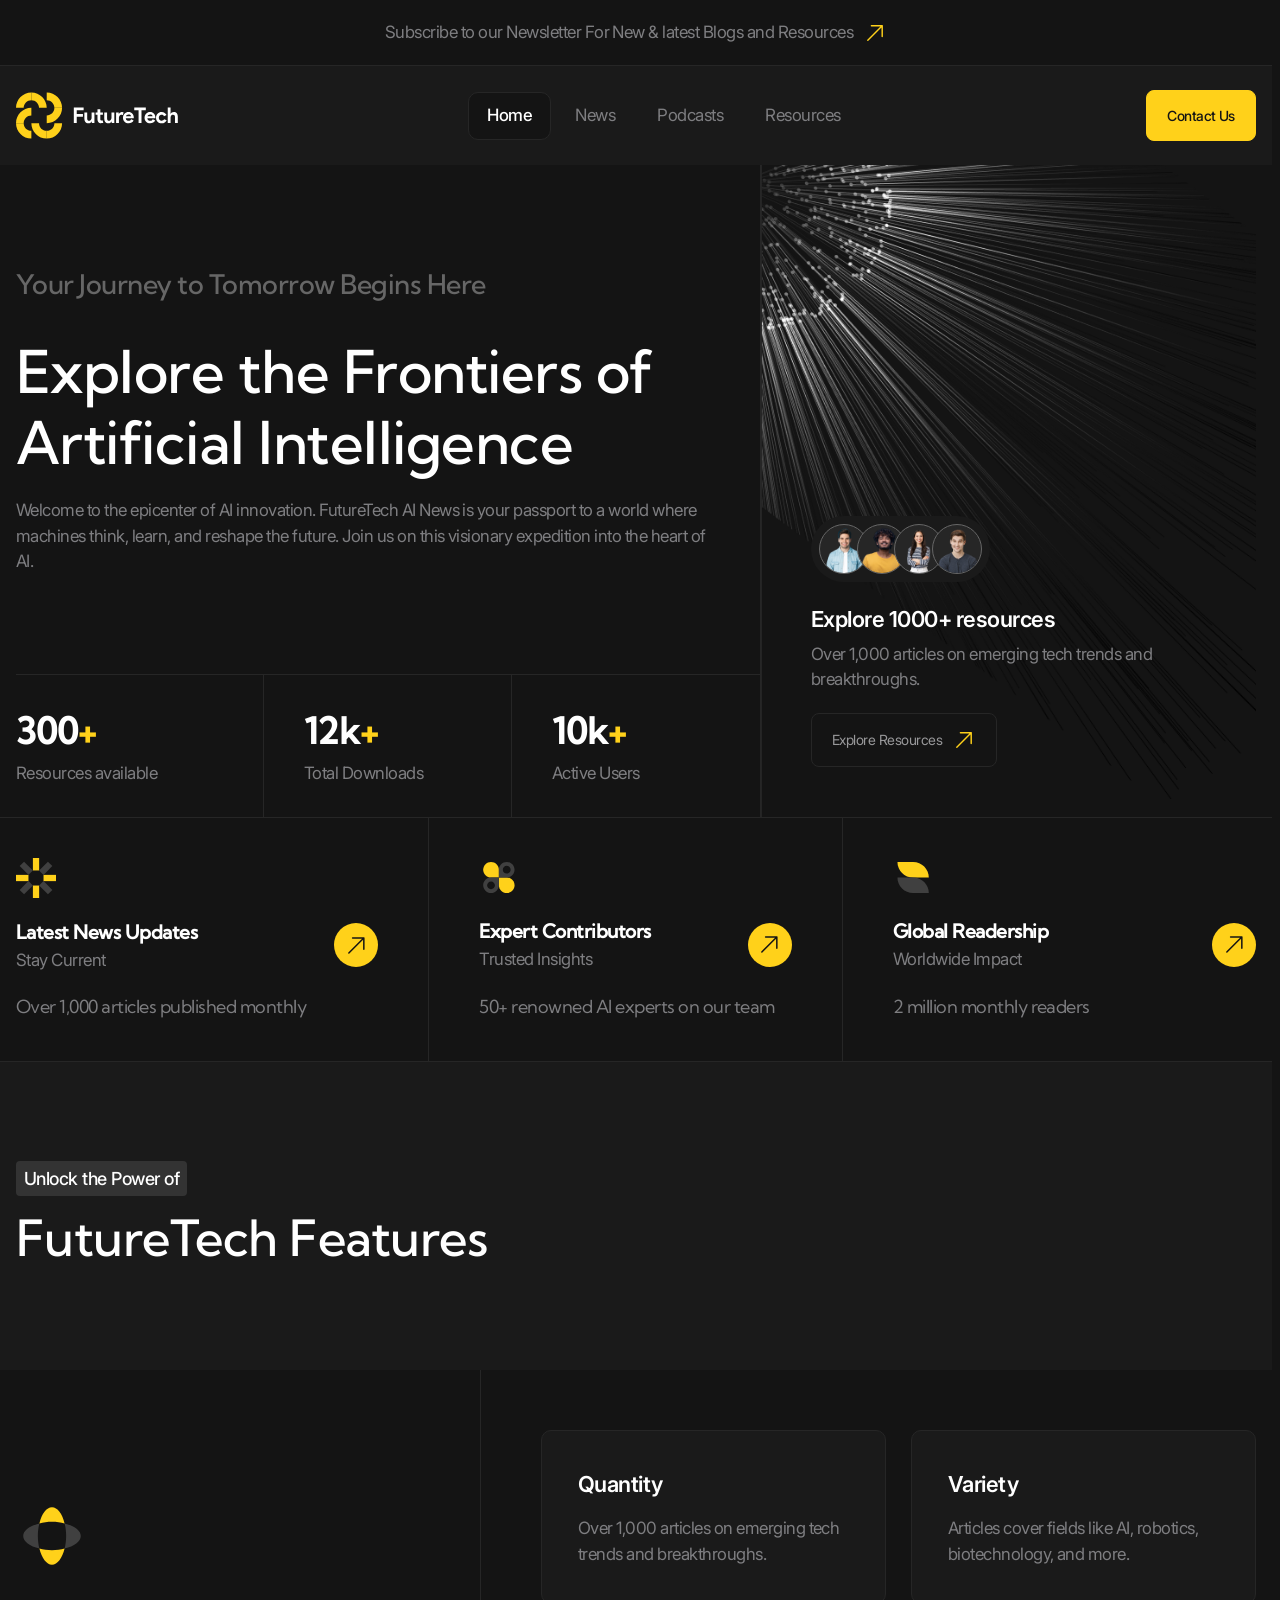
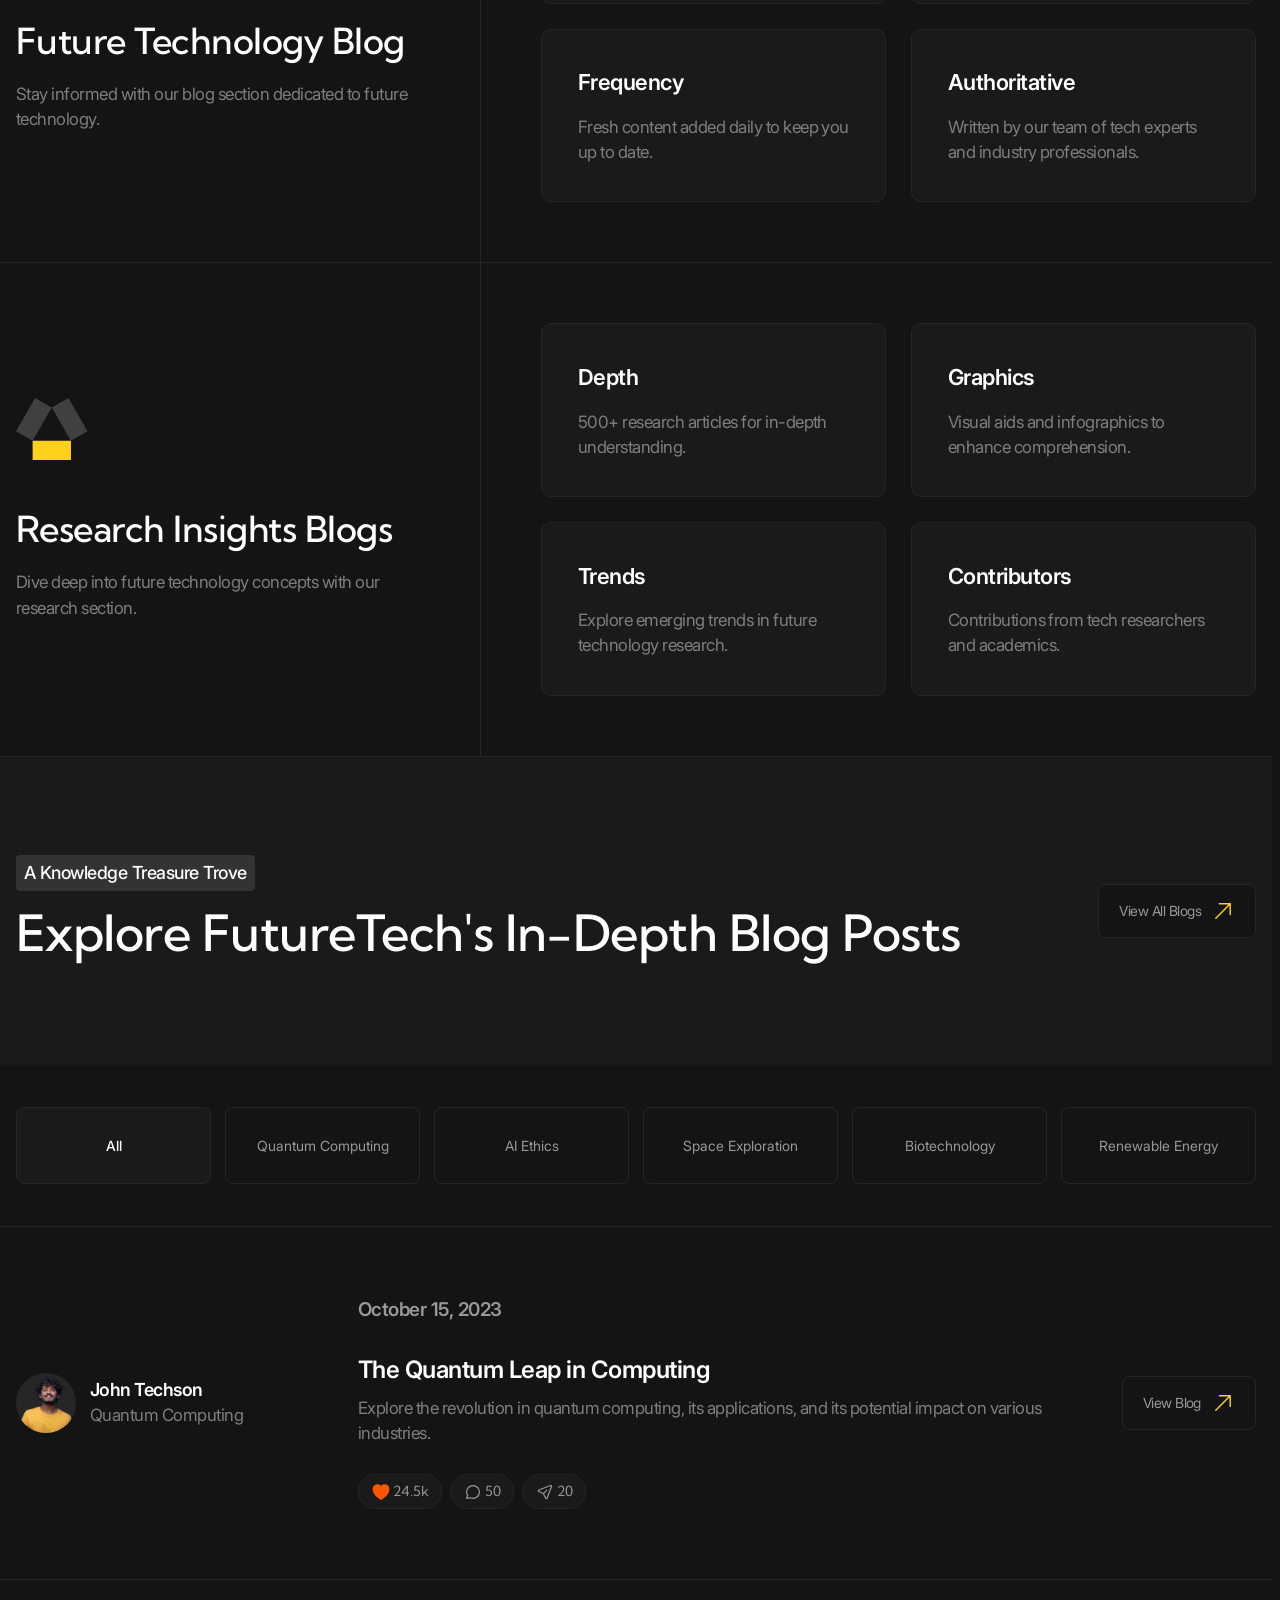
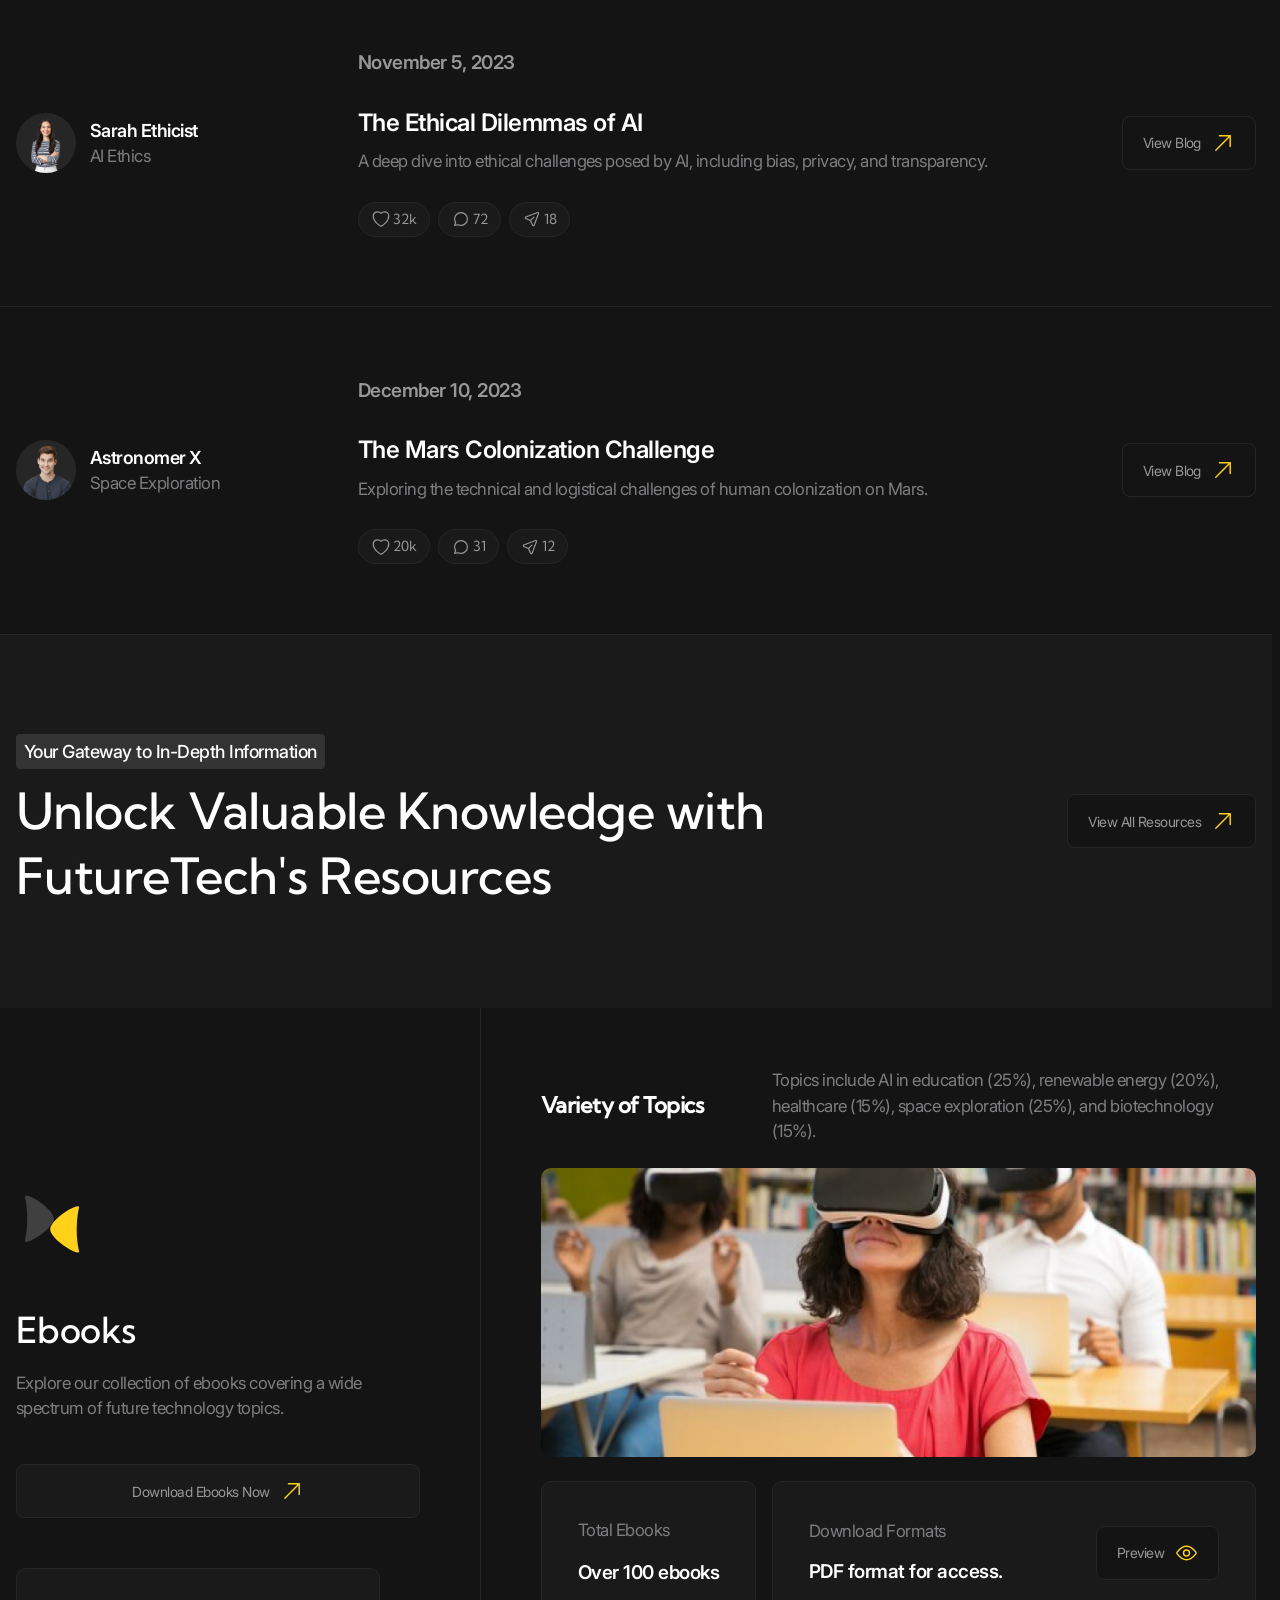
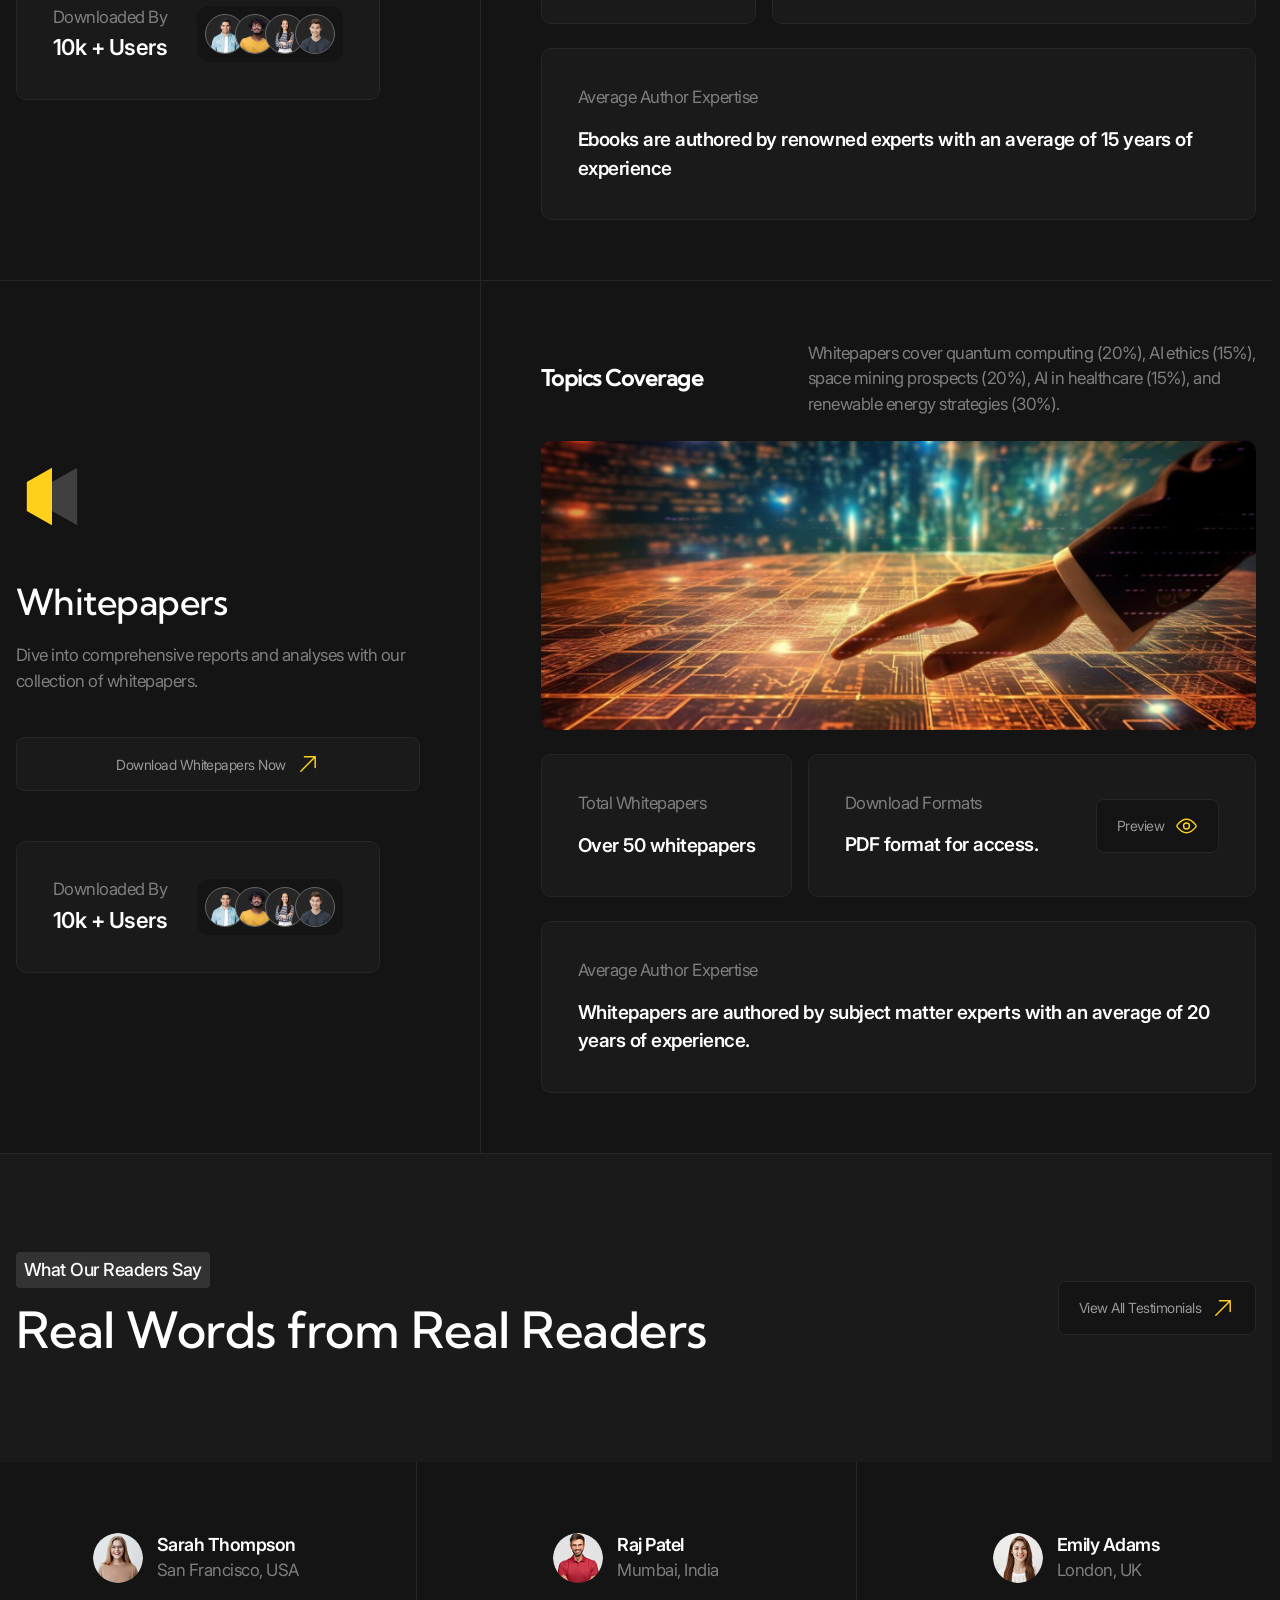
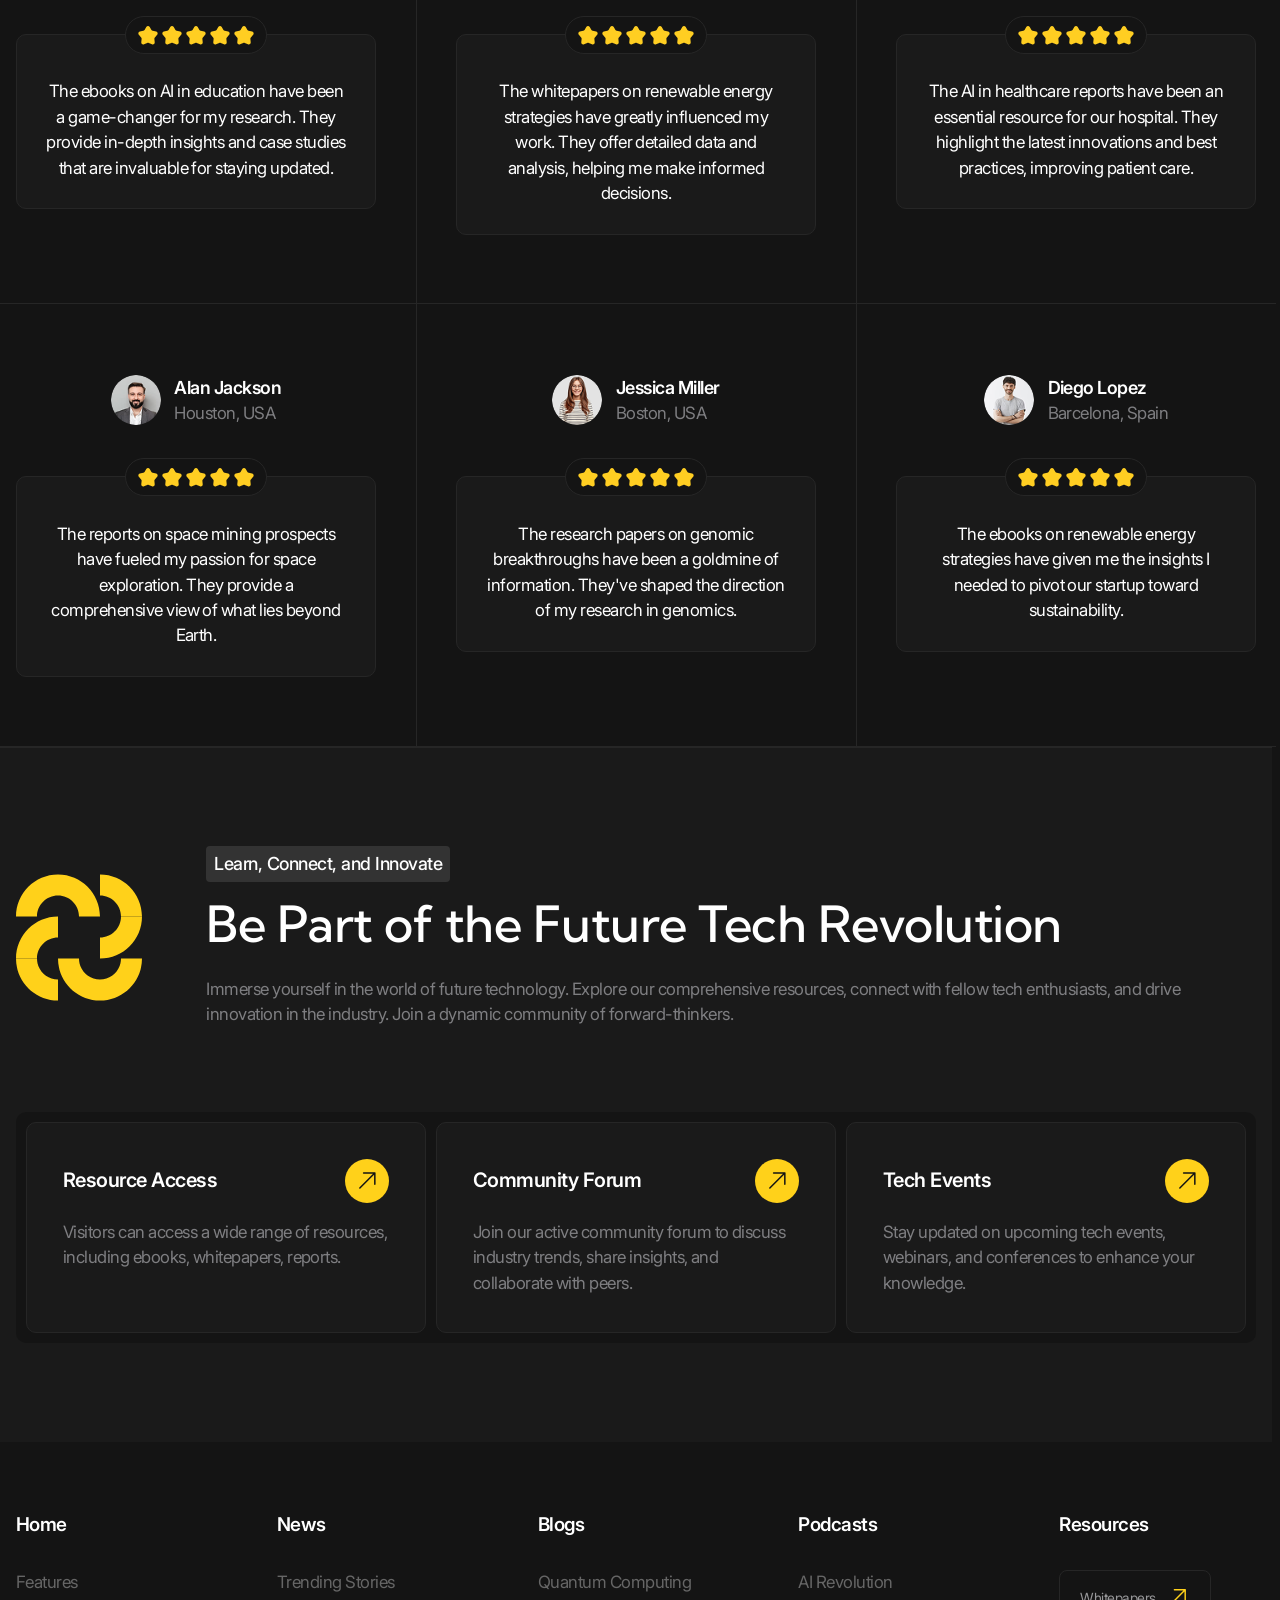
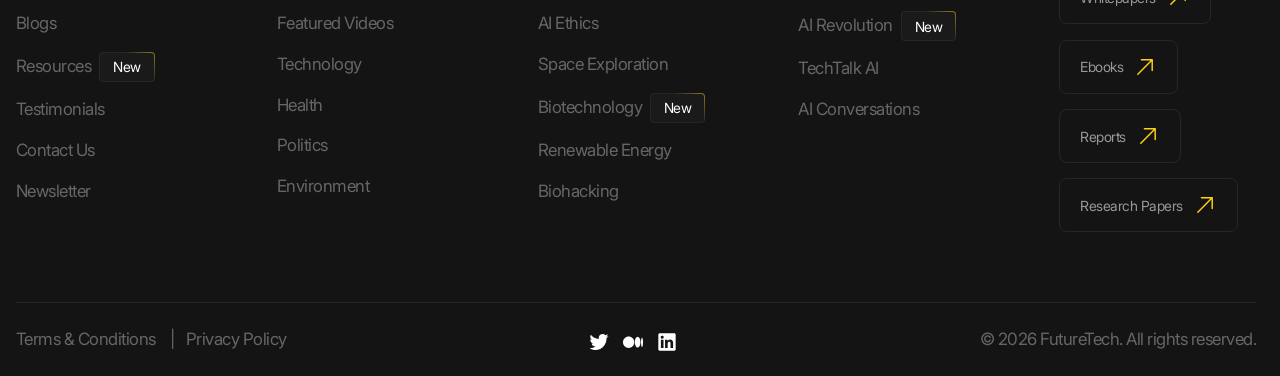
<file: index.html>
<!doctype html>
<html lang="en">
  <head>
    <meta charset="UTF-8" />
    <meta
      name="viewport"
      content="width=device-width, user-scalable=no, initial-scale=1.0, maximum-scale=1.0, minimum-scale=1.0"
    />
    <meta http-equiv="X-UA-Compatible" content="ie=edge" />
    <title>Future Tech | Home</title>
    <link rel="stylesheet" href="./styles/main.css" />
    <script src="./scripts/main.js" type="module"></script>
  </head>
  <body>
    <header class="header" data-js-header>
      <div class="header__promo">
        <div class="header__promo-inner container">
          <a href="" class="header__promo-link"
            ><span class="icon icon--yellow-arrow"
              >Subscribe to our Newsletter For New & latest Blogs and Resources</span
            ></a
          >
        </div>
      </div>
      <div class="header__body">
        <div class="header__body-inner container">
          <a href="./index.html" class="header__logo logo" aria-label="Home" title="Home">
            <img src="./images/logo.svg" alt="" class="logo__image" width="179" height="50" />
          </a>
          <div class="header__overlay" data-js-header-overlay>
            <nav class="header__menu">
              <ul class="header__menu-list">
                <li class="header__menu-item">
                  <a href="./index.html" class="header__menu-link is-active">Home</a>
                </li>
                <li class="header__menu-item">
                  <a href="./news.html" class="header__menu-link">News</a>
                </li>
                <li class="header__menu-item">
                  <a href="./podcasts.html" class="header__menu-link">Podcasts</a>
                </li>
                <li class="header__menu-item">
                  <a href="./resources.html" class="header__menu-link">Resources</a>
                </li>
              </ul>
            </nav>
            <a href="./contacts.html" class="header__contact-us-link button button--accent"
              >Contact Us</a
            >
          </div>
          <button
            class="header__burger-button burger-button visible-mobile"
            type="button"
            aria-label="Open menu"
            title="Open menu"
            data-js-header-burger-button
          >
            <span class="burger-button__line"></span>
            <span class="burger-button__line"></span>
            <span class="burger-button__line"></span>
          </button>
        </div>
      </div>
    </header>
    <main>
      <section class="hero" aria-labelledby="hero-title">
        <div class="hero__main container">
          <div class="hero__body">
            <p class="hero__subtitle">Your Journey to Tomorrow Begins Here</p>
            <h1 class="hero__title" id="hero-title">
              Explore the Frontiers of Artificial Intelligence
            </h1>
            <div class="hero__description">
              <p>
                Welcome to the epicenter of AI innovation. FutureTech AI News is your passport to a
                world where machines think, learn, and reshape the future. Join us on this visionary
                expedition into the heart of AI.
              </p>
            </div>
          </div>
          <div class="hero__metrics metrics full-vw-line full-vw-line--top full-vw-line--left">
            <dl class="metrics__list">
              <div class="metrics__item">
                <dt class="metrics__key">Resources available</dt>
                <dd class="metrics__value h3">300<span class="metrics__sign">+</span></dd>
              </div>
              <div class="metrics__item">
                <dt class="metrics__key">Total Downloads</dt>
                <dd class="metrics__value h3">12k<span class="metrics__sign">+</span></dd>
              </div>
              <div class="metrics__item">
                <dt class="metrics__key">Active Users</dt>
                <dd class="metrics__value h3">10k<span class="metrics__sign">+</span></dd>
              </div>
            </dl>
          </div>
          <div class="hero__resources-preview resources-preview">
            <div class="resources-preview__team team">
              <img
                src="./images/team/1.png"
                alt=""
                class="team__person"
                width="60"
                height="60"
                loading="lazy"
              />
              <img
                src="./images/team/2.png"
                alt=""
                class="team__person"
                width="60"
                height="60"
                loading="lazy"
              />
              <img
                src="./images/team/3.png"
                alt=""
                class="team__person"
                width="60"
                height="60"
                loading="lazy"
              />
              <img
                src="./images/team/4.png"
                alt=""
                class="team__person"
                width="60"
                height="60"
                loading="lazy"
              />
            </div>
            <div class="resources-preview__body">
              <p class="resources-preview__title h5">Explore 1000+ resources</p>
              <p class="resources-preview__subtitle">
                Over 1,000 articles on emerging tech trends and breakthroughs.
              </p>
            </div>
            <a href="./index.html" class="resources-preview__button button">
              <span class="icon icon--yellow-arrow">Explore Resources</span>
            </a>
          </div>
        </div>
        <div class="hero__advantages">
          <h2 class="visually-hidden">Our advantages</h2>
          <ul class="hero__advantages-list container">
            <li class="hero__advantages-item">
              <div class="advantage-card">
                <img
                  src="./images/advantages/icon-1.svg"
                  alt=""
                  class="advantage-card__image"
                  width="50"
                  height="50"
                  loading="lazy"
                />
                <a href="./index.html" class="advantage-card__link circle-icon">
                  <h3 class="advantage-card__title h6">Latest News Updates</h3>
                  <p class="advantage-card__subtitle">Stay Current</p>
                </a>
                <p class="advantage-card__details">Over 1,000 articles published monthly</p>
              </div>
            </li>
            <li class="hero__advantages-item">
              <div class="advantage-card">
                <img
                  src="./images/advantages/icon-2.svg"
                  alt=""
                  class="advantage-card__image"
                  width="50"
                  height="50"
                  loading="lazy"
                />
                <a href="./index.html" class="advantage-card__link circle-icon">
                  <h3 class="advantage-card__title h6">Expert Contributors</h3>
                  <p class="advantage-card__subtitle">Trusted Insights</p>
                </a>
                <p class="advantage-card__details">50+ renowned AI experts on our team</p>
              </div>
            </li>
            <li class="hero__advantages-item">
              <div class="advantage-card">
                <img
                  src="./images/advantages/icon-3.svg"
                  alt=""
                  class="advantage-card__image"
                  width="50"
                  height="50"
                  loading="lazy"
                />
                <a href="./index.html" class="advantage-card__link circle-icon">
                  <h3 class="advantage-card__title h6">Global Readership</h3>
                  <p class="advantage-card__subtitle">Worldwide Impact</p>
                </a>
                <p class="advantage-card__details">2 million monthly readers</p>
              </div>
            </li>
          </ul>
        </div>
      </section>

      <section class="section" aria-labelledby="features-title">
        <header class="section__header">
          <div class="section__header-inner container">
            <div class="section__header-info">
              <p class="section__subtitle tag">Unlock the Power of</p>
              <h2 class="section__title" id="features-title">FutureTech Features</h2>
            </div>
          </div>
        </header>
        <div class="section__body">
          <ul class="list">
            <li class="list__item">
              <div class="card container">
                <div class="card__preview">
                  <div class="card__preview-main">
                    <img
                      src="./images/features/1.svg"
                      alt=""
                      class="card__preview-icon"
                      width="80"
                      height="80"
                      loading="lazy"
                    />
                    <div class="card__preview-info">
                      <h3 class="card__preview-title">Future Technology Blog</h3>
                      <div class="card__preview-description">
                        <p>Stay informed with our blog section dedicated to future technology.</p>
                      </div>
                    </div>
                  </div>
                </div>
                <div class="card__body">
                  <div class="card__grid card__grid--2-cols">
                    <div class="card__cell tile">
                      <h4 class="card__cell-title h5">Quantity</h4>
                      <p class="card__cell-description">
                        Over 1,000 articles on emerging tech trends and breakthroughs.
                      </p>
                    </div>
                    <div class="card__cell tile">
                      <h4 class="card__cell-title h5">Variety</h4>
                      <p class="card__cell-description">
                        Articles cover fields like AI, robotics, biotechnology, and more.
                      </p>
                    </div>
                    <div class="card__cell tile">
                      <h4 class="card__cell-title h5">Frequency</h4>
                      <p class="card__cell-description">
                        Fresh content added daily to keep you up to date.
                      </p>
                    </div>
                    <div class="card__cell tile">
                      <h4 class="card__cell-title h5">Authoritative</h4>
                      <p class="card__cell-description">
                        Written by our team of tech experts and industry professionals.
                      </p>
                    </div>
                  </div>
                </div>
              </div>
            </li>
            <li class="list__item">
              <div class="card container">
                <div class="card__preview">
                  <div class="card__preview-main">
                    <img
                      src="./images/features/2.svg"
                      alt=""
                      class="card__preview-icon"
                      width="80"
                      height="80"
                      loading="lazy"
                    />
                    <div class="card__preview-info">
                      <h3 class="card__preview-title">Research Insights Blogs</h3>
                      <div class="card__preview-description">
                        <p>Dive deep into future technology concepts with our research section.</p>
                      </div>
                    </div>
                  </div>
                </div>
                <div class="card__body">
                  <div class="card__grid card__grid--2-cols">
                    <div class="card__cell tile">
                      <h4 class="card__cell-title h5">Depth</h4>
                      <p class="card__cell-description">
                        500+ research articles for in-depth understanding.
                      </p>
                    </div>
                    <div class="card__cell tile">
                      <h4 class="card__cell-title h5">Graphics</h4>
                      <p class="card__cell-description">
                        Visual aids and infographics to enhance comprehension.
                      </p>
                    </div>
                    <div class="card__cell tile">
                      <h4 class="card__cell-title h5">Trends</h4>
                      <p class="card__cell-description">
                        Explore emerging trends in future technology research.
                      </p>
                    </div>
                    <div class="card__cell tile">
                      <h4 class="card__cell-title h5">Contributors</h4>
                      <p class="card__cell-description">
                        Contributions from tech researchers and academics.
                      </p>
                    </div>
                  </div>
                </div>
              </div>
            </li>
          </ul>
        </div>
      </section>

      <section class="section" aria-labelledby="blog-title">
        <header class="section__header">
          <div class="section__header-inner container">
            <div class="section__header-info">
              <p class="section__subtitle tag">A Knowledge Treasure Trove</p>
              <h2 class="section__title" id="blog-title">
                Explore FutureTech's In-Depth Blog Posts
              </h2>
            </div>
            <div class="section__actions">
              <a href="./blog.html" class="section__link button">
                <span class="icon icon--yellow-arrow">View All Blogs</span>
              </a>
            </div>
          </div>
        </header>
        <div class="section__body tabs" data-js-tabs>
          <h3 class="visually-hidden" id="blog-category-title">Blog category</h3>
          <header class="tabs__header">
            <div
              class="tabs__buttons container"
              role="tablist"
              aria-labelledby="blog-category-title"
            >
              <button
                class="tabs__button is-active"
                type="button"
                id="tab-1"
                role="tab"
                aria-controls="tabpanel-1"
                data-js-tabs-button
                aria-selected="true"
              >
                All
              </button>
              <button
                class="tabs__button"
                type="button"
                id="tab-2"
                role="tab"
                aria-controls="tabpanel-2"
                data-js-tabs-button
                aria-selected="false"
                tabindex="-1"
              >
                Quantum Computing
              </button>
              <button
                class="tabs__button"
                type="button"
                id="tab-3"
                role="tab"
                aria-controls="tabpanel-3"
                data-js-tabs-button
                aria-selected="false"
                tabindex="-1"
              >
                AI Ethics
              </button>
              <button
                class="tabs__button"
                type="button"
                id="tab-4"
                role="tab"
                aria-controls="tabpanel-4"
                data-js-tabs-button
                aria-selected="false"
                tabindex="-1"
              >
                Space Exploration
              </button>
              <button
                class="tabs__button"
                type="button"
                id="tab-5"
                role="tab"
                aria-controls="tabpanel-5"
                data-js-tabs-button
                aria-selected="false"
                tabindex="-1"
              >
                Biotechnology
              </button>
              <button
                class="tabs__button"
                type="button"
                id="tab-6"
                role="tab"
                aria-controls="tabpanel-6"
                data-js-tabs-button
                aria-selected="false"
                tabindex="-1"
              >
                Renewable Energy
              </button>
            </div>
          </header>
          <div class="tabs__body">
            <div
              class="tabs__content is-active"
              id="tabpanel-1"
              aria-labelledby="tab-1"
              tabindex="0"
              data-js-tabs-content
            >
              <ul class="list">
                <li class="list__item">
                  <article class="blog-card container">
                    <div class="blog-card__author person-card">
                      <img
                        src="./images/blog/1.png"
                        alt=""
                        class="person-card__image"
                        width="80"
                        height="80"
                        loading="lazy"
                      />
                      <div class="person-card__body">
                        <p class="person-card__name">John Techson</p>
                        <p class="person-card__department">Quantum Computing</p>
                      </div>
                    </div>
                    <div class="blog-card__body">
                      <time datetime="2023-10-15" class="blog-card__date h6">October 15, 2023</time>
                      <div class="blog-card__info">
                        <h4 class="blog-card__title">The Quantum Leap in Computing</h4>
                        <div class="blog-card__description">
                          <p>
                            Explore the revolution in quantum computing, its applications, and its
                            potential impact on various industries.
                          </p>
                        </div>
                      </div>
                      <div class="blog-card__actions blog-actions">
                        <ul class="blog-actions__list">
                          <li class="blog-actions__item">
                            <button
                              class="blog-actions__button is-active"
                              type="button"
                              aria-label="Dislike"
                              title="Dislike"
                            >
                              <span class="blog-actions__icon-wrapper"
                                ><svg
                                  width="24"
                                  height="25"
                                  viewBox="0 0 24 25"
                                  fill="none"
                                  xmlns="http://www.w3.org/2000/svg"
                                >
                                  <path
                                    d="M11.645 21.4107L11.6384 21.4071L11.6158 21.3949C11.5965 21.3844 11.5689 21.3693 11.5336 21.3496C11.4629 21.3101 11.3612 21.2524 11.233 21.1769C10.9765 21.0261 10.6132 20.8039 10.1785 20.515C9.31074 19.9381 8.15122 19.0901 6.9886 18.0063C4.68781 15.8615 2.25 12.6751 2.25 8.75C2.25 5.82194 4.7136 3.5 7.6875 3.5C9.43638 3.5 11.0023 4.29909 12 5.5516C12.9977 4.29909 14.5636 3.5 16.3125 3.5C19.2864 3.5 21.75 5.82194 21.75 8.75C21.75 12.6751 19.3122 15.8615 17.0114 18.0063C15.8488 19.0901 14.6893 19.9381 13.8215 20.515C13.3868 20.8039 13.0235 21.0261 12.767 21.1769C12.6388 21.2524 12.5371 21.3101 12.4664 21.3496C12.4311 21.3693 12.4035 21.3844 12.3842 21.3949L12.3616 21.4071L12.355 21.4107L12.3523 21.4121C12.1323 21.5289 11.8677 21.5289 11.6477 21.4121L11.645 21.4107Z"
                                    stroke="#666666"
                                    stroke-width="1.5"
                                    stroke-linejoin="round"
                                  />
                                </svg>
                              </span>
                              <span>24.5k</span>
                            </button>
                          </li>
                          <li class="blog-actions__item">
                            <button
                              class="blog-actions__button"
                              type="button"
                              aria-label="Discuss"
                              title="Discuss"
                            >
                              <span class="blog-actions__icon-wrapper">
                                <svg
                                  width="24"
                                  height="25"
                                  viewBox="0 0 24 25"
                                  fill="none"
                                  xmlns="http://www.w3.org/2000/svg"
                                >
                                  <path
                                    d="M8.48581 19.6888C9.54657 20.2083 10.7392 20.5 12 20.5C16.4183 20.5 20 16.9183 20 12.5C20 8.08172 16.4183 4.5 12 4.5C7.58172 4.5 4 8.08172 4 12.5C4 14.1401 4.49356 15.665 5.34026 16.9341M8.48581 19.6888L4 20.5L5.34026 16.9341M8.48581 19.6888L8.49231 19.6877M5.34026 16.9341L5.34154 16.9308"
                                    stroke="#666666"
                                    stroke-width="1.5"
                                    stroke-linecap="round"
                                    stroke-linejoin="round"
                                  />
                                </svg>
                              </span>
                              <span>50</span>
                            </button>
                          </li>
                          <li class="blog-actions__item">
                            <button
                              class="blog-actions__button"
                              type="button"
                              aria-label="Share"
                              title="Share"
                            >
                              <span class="blog-actions__icon-wrapper">
                                <svg
                                  width="24"
                                  height="25"
                                  viewBox="0 0 24 25"
                                  fill="none"
                                  xmlns="http://www.w3.org/2000/svg"
                                >
                                  <path
                                    d="M10.0384 14.4616L4.1719 11.7951C3.36454 11.4281 3.39898 10.2697 4.22673 9.95134L18.8999 4.30781C19.7087 3.99675 20.5033 4.79139 20.1922 5.60013L14.5487 20.2733C14.2303 21.1011 13.072 21.1355 12.705 20.3281L10.0384 14.4616ZM10.0384 14.4616L14.4231 10.077"
                                    stroke="#666666"
                                    stroke-width="1.5"
                                    stroke-linecap="round"
                                    stroke-linejoin="round"
                                  />
                                </svg>
                              </span>
                              <span>20</span>
                            </button>
                          </li>
                        </ul>
                      </div>
                    </div>
                    <a href="./index.html" class="blog-card__link button">
                      <span class="icon icon--yellow-arrow">View Blog</span>
                    </a>
                  </article>
                </li>
                <li class="list__item">
                  <article class="blog-card container">
                    <div class="blog-card__author person-card">
                      <img
                        src="./images/blog/2.png"
                        alt=""
                        class="person-card__image"
                        width="80"
                        height="80"
                        loading="lazy"
                      />
                      <div class="person-card__body">
                        <p class="person-card__name">Sarah Ethicist</p>
                        <p class="person-card__department">AI Ethics</p>
                      </div>
                    </div>
                    <div class="blog-card__body">
                      <time datetime="2023-11-05" class="blog-card__date h6">November 5, 2023</time>
                      <div class="blog-card__info">
                        <h4 class="blog-card__title">The Ethical Dilemmas of AI</h4>
                        <div class="blog-card__description">
                          <p>
                            A deep dive into ethical challenges posed by AI, including bias,
                            privacy, and transparency.
                          </p>
                        </div>
                      </div>
                      <div class="blog-card__actions blog-actions">
                        <ul class="blog-actions__list">
                          <li class="blog-actions__item">
                            <button
                              class="blog-actions__button"
                              type="button"
                              aria-label="Dislike"
                              title="Dislike"
                            >
                              <span class="blog-actions__icon-wrapper"
                                ><svg
                                  width="24"
                                  height="25"
                                  viewBox="0 0 24 25"
                                  fill="none"
                                  xmlns="http://www.w3.org/2000/svg"
                                >
                                  <path
                                    d="M11.645 21.4107L11.6384 21.4071L11.6158 21.3949C11.5965 21.3844 11.5689 21.3693 11.5336 21.3496C11.4629 21.3101 11.3612 21.2524 11.233 21.1769C10.9765 21.0261 10.6132 20.8039 10.1785 20.515C9.31074 19.9381 8.15122 19.0901 6.9886 18.0063C4.68781 15.8615 2.25 12.6751 2.25 8.75C2.25 5.82194 4.7136 3.5 7.6875 3.5C9.43638 3.5 11.0023 4.29909 12 5.5516C12.9977 4.29909 14.5636 3.5 16.3125 3.5C19.2864 3.5 21.75 5.82194 21.75 8.75C21.75 12.6751 19.3122 15.8615 17.0114 18.0063C15.8488 19.0901 14.6893 19.9381 13.8215 20.515C13.3868 20.8039 13.0235 21.0261 12.767 21.1769C12.6388 21.2524 12.5371 21.3101 12.4664 21.3496C12.4311 21.3693 12.4035 21.3844 12.3842 21.3949L12.3616 21.4071L12.355 21.4107L12.3523 21.4121C12.1323 21.5289 11.8677 21.5289 11.6477 21.4121L11.645 21.4107Z"
                                    stroke="#666666"
                                    stroke-width="1.5"
                                    stroke-linejoin="round"
                                  />
                                </svg>
                              </span>
                              <span>32k</span>
                            </button>
                          </li>
                          <li class="blog-actions__item">
                            <button
                              class="blog-actions__button"
                              type="button"
                              aria-label="Discuss"
                              title="Discuss"
                            >
                              <span class="blog-actions__icon-wrapper">
                                <svg
                                  width="24"
                                  height="25"
                                  viewBox="0 0 24 25"
                                  fill="none"
                                  xmlns="http://www.w3.org/2000/svg"
                                >
                                  <path
                                    d="M8.48581 19.6888C9.54657 20.2083 10.7392 20.5 12 20.5C16.4183 20.5 20 16.9183 20 12.5C20 8.08172 16.4183 4.5 12 4.5C7.58172 4.5 4 8.08172 4 12.5C4 14.1401 4.49356 15.665 5.34026 16.9341M8.48581 19.6888L4 20.5L5.34026 16.9341M8.48581 19.6888L8.49231 19.6877M5.34026 16.9341L5.34154 16.9308"
                                    stroke="#666666"
                                    stroke-width="1.5"
                                    stroke-linecap="round"
                                    stroke-linejoin="round"
                                  />
                                </svg>
                              </span>
                              <span>72</span>
                            </button>
                          </li>
                          <li class="blog-actions__item">
                            <button
                              class="blog-actions__button"
                              type="button"
                              aria-label="Share"
                              title="Share"
                            >
                              <span class="blog-actions__icon-wrapper">
                                <svg
                                  width="24"
                                  height="25"
                                  viewBox="0 0 24 25"
                                  fill="none"
                                  xmlns="http://www.w3.org/2000/svg"
                                >
                                  <path
                                    d="M10.0384 14.4616L4.1719 11.7951C3.36454 11.4281 3.39898 10.2697 4.22673 9.95134L18.8999 4.30781C19.7087 3.99675 20.5033 4.79139 20.1922 5.60013L14.5487 20.2733C14.2303 21.1011 13.072 21.1355 12.705 20.3281L10.0384 14.4616ZM10.0384 14.4616L14.4231 10.077"
                                    stroke="#666666"
                                    stroke-width="1.5"
                                    stroke-linecap="round"
                                    stroke-linejoin="round"
                                  />
                                </svg>
                              </span>
                              <span>18</span>
                            </button>
                          </li>
                        </ul>
                      </div>
                    </div>
                    <a href="./index.html" class="blog-card__link button">
                      <span class="icon icon--yellow-arrow">View Blog</span>
                    </a>
                  </article>
                </li>
                <li class="list__item">
                  <article class="blog-card container">
                    <div class="blog-card__author person-card">
                      <img
                        src="./images/blog/3.png"
                        alt=""
                        class="person-card__image"
                        width="80"
                        height="80"
                        loading="lazy"
                      />
                      <div class="person-card__body">
                        <p class="person-card__name">Astronomer X</p>
                        <p class="person-card__department">Space Exploration</p>
                      </div>
                    </div>
                    <div class="blog-card__body">
                      <time datetime="2023-12-10" class="blog-card__date h6"
                        >December 10, 2023</time
                      >
                      <div class="blog-card__info">
                        <h4 class="blog-card__title">The Mars Colonization Challenge</h4>
                        <div class="blog-card__description">
                          <p>
                            Exploring the technical and logistical challenges of human colonization
                            on Mars.
                          </p>
                        </div>
                      </div>
                      <div class="blog-card__actions blog-actions">
                        <ul class="blog-actions__list">
                          <li class="blog-actions__item">
                            <button
                              class="blog-actions__button"
                              type="button"
                              aria-label="Dislike"
                              title="Dislike"
                            >
                              <span class="blog-actions__icon-wrapper"
                                ><svg
                                  width="24"
                                  height="25"
                                  viewBox="0 0 24 25"
                                  fill="none"
                                  xmlns="http://www.w3.org/2000/svg"
                                >
                                  <path
                                    d="M11.645 21.4107L11.6384 21.4071L11.6158 21.3949C11.5965 21.3844 11.5689 21.3693 11.5336 21.3496C11.4629 21.3101 11.3612 21.2524 11.233 21.1769C10.9765 21.0261 10.6132 20.8039 10.1785 20.515C9.31074 19.9381 8.15122 19.0901 6.9886 18.0063C4.68781 15.8615 2.25 12.6751 2.25 8.75C2.25 5.82194 4.7136 3.5 7.6875 3.5C9.43638 3.5 11.0023 4.29909 12 5.5516C12.9977 4.29909 14.5636 3.5 16.3125 3.5C19.2864 3.5 21.75 5.82194 21.75 8.75C21.75 12.6751 19.3122 15.8615 17.0114 18.0063C15.8488 19.0901 14.6893 19.9381 13.8215 20.515C13.3868 20.8039 13.0235 21.0261 12.767 21.1769C12.6388 21.2524 12.5371 21.3101 12.4664 21.3496C12.4311 21.3693 12.4035 21.3844 12.3842 21.3949L12.3616 21.4071L12.355 21.4107L12.3523 21.4121C12.1323 21.5289 11.8677 21.5289 11.6477 21.4121L11.645 21.4107Z"
                                    stroke="#666666"
                                    stroke-width="1.5"
                                    stroke-linejoin="round"
                                  />
                                </svg>
                              </span>
                              <span>20k</span>
                            </button>
                          </li>
                          <li class="blog-actions__item">
                            <button
                              class="blog-actions__button"
                              type="button"
                              aria-label="Discuss"
                              title="Discuss"
                            >
                              <span class="blog-actions__icon-wrapper">
                                <svg
                                  width="24"
                                  height="25"
                                  viewBox="0 0 24 25"
                                  fill="none"
                                  xmlns="http://www.w3.org/2000/svg"
                                >
                                  <path
                                    d="M8.48581 19.6888C9.54657 20.2083 10.7392 20.5 12 20.5C16.4183 20.5 20 16.9183 20 12.5C20 8.08172 16.4183 4.5 12 4.5C7.58172 4.5 4 8.08172 4 12.5C4 14.1401 4.49356 15.665 5.34026 16.9341M8.48581 19.6888L4 20.5L5.34026 16.9341M8.48581 19.6888L8.49231 19.6877M5.34026 16.9341L5.34154 16.9308"
                                    stroke="#666666"
                                    stroke-width="1.5"
                                    stroke-linecap="round"
                                    stroke-linejoin="round"
                                  />
                                </svg>
                              </span>
                              <span>31</span>
                            </button>
                          </li>
                          <li class="blog-actions__item">
                            <button
                              class="blog-actions__button"
                              type="button"
                              aria-label="Share"
                              title="Share"
                            >
                              <span class="blog-actions__icon-wrapper">
                                <svg
                                  width="24"
                                  height="25"
                                  viewBox="0 0 24 25"
                                  fill="none"
                                  xmlns="http://www.w3.org/2000/svg"
                                >
                                  <path
                                    d="M10.0384 14.4616L4.1719 11.7951C3.36454 11.4281 3.39898 10.2697 4.22673 9.95134L18.8999 4.30781C19.7087 3.99675 20.5033 4.79139 20.1922 5.60013L14.5487 20.2733C14.2303 21.1011 13.072 21.1355 12.705 20.3281L10.0384 14.4616ZM10.0384 14.4616L14.4231 10.077"
                                    stroke="#666666"
                                    stroke-width="1.5"
                                    stroke-linecap="round"
                                    stroke-linejoin="round"
                                  />
                                </svg>
                              </span>
                              <span>12</span>
                            </button>
                          </li>
                        </ul>
                      </div>
                    </div>
                    <a href="./index.html" class="blog-card__link button">
                      <span class="icon icon--yellow-arrow">View Blog</span>
                    </a>
                  </article>
                </li>
              </ul>
            </div>
            <div
              class="tabs__content"
              id="tabpanel-2"
              aria-labelledby="tab-2"
              tabindex="0"
              data-js-tabs-content
            >
              Lorem ipsum dolor sit amet consectetur adipisicing elit. Eveniet, assumenda!
            </div>
            <div
              class="tabs__content"
              id="tabpanel-3"
              aria-labelledby="tab-3"
              tabindex="0"
              data-js-tabs-content
            >
              Lorem ipsum dolor sit amet consectetur adipisicing elit. Eveniet, assumenda!
            </div>
            <div
              class="tabs__content"
              id="tabpanel-4"
              aria-labelledby="tab-4"
              tabindex="0"
              data-js-tabs-content
            >
              Lorem ipsum dolor sit amet consectetur adipisicing elit. Eveniet, assumenda!
            </div>
            <div
              class="tabs__content"
              id="tabpanel-5"
              aria-labelledby="tab-5"
              tabindex="0"
              data-js-tabs-content
            >
              Lorem ipsum dolor sit amet consectetur adipisicing elit. Eveniet, assumenda!
            </div>
            <div
              class="tabs__content"
              id="tabpanel-6"
              aria-labelledby="tab-6"
              tabindex="0"
              data-js-tabs-content
            >
              Lorem ipsum dolor sit amet consectetur adipisicing elit. Eveniet, assumenda!
            </div>
          </div>
        </div>
      </section>

      <section class="section" aria-labelledby="resources-title">
        <header class="section__header">
          <div class="section__header-inner container">
            <div class="section__header-info">
              <p class="section__subtitle tag">Your Gateway to In-Depth Information</p>
              <h2 class="section__title" id="resources-title">
                Unlock Valuable Knowledge with<br />
                FutureTech's Resources
              </h2>
            </div>
            <div class="section__actions">
              <a href="./index.html" class="section__link button">
                <span class="icon icon--yellow-arrow">View All Resources</span>
              </a>
            </div>
          </div>
        </header>
        <div class="section__body">
          <ul class="list">
            <li class="list__item">
              <div class="card container">
                <div class="card__preview">
                  <div class="card__preview-main">
                    <img
                      src="./images/resources/icon-1.svg"
                      alt=""
                      class="card__preview-icon"
                      width="80"
                      height="80"
                      loading="lazy"
                    />
                    <div class="card__preview-info">
                      <h3 class="card__preview-title">Ebooks</h3>
                      <div class="card__preview-description">
                        <p>
                          Explore our collection of ebooks covering a wide spectrum of future
                          technology topics.
                        </p>
                      </div>
                    </div>
                    <a href="./index.html" class="card__preview-link button button--dark-gray">
                      <span class="icon icon--yellow-arrow">Download Ebooks Now</span>
                    </a>
                  </div>
                  <div class="card__preview-extra">
                    <div class="download-info tile">
                      <div class="download-info__body">
                        <p class="download-info__title">Downloaded By</p>
                        <p class="download-info__subtitle h5">10k + Users</p>
                      </div>
                      <div class="download-info__team team">
                        <img
                          src="./images/team/1.png"
                          alt=""
                          class="team__person"
                          width="50"
                          height="50"
                          loading="lazy"
                        />
                        <img
                          src="./images/team/2.png"
                          alt=""
                          class="team__person"
                          width="50"
                          height="50"
                          loading="lazy"
                        />
                        <img
                          src="./images/team/3.png"
                          alt=""
                          class="team__person"
                          width="50"
                          height="50"
                          loading="lazy"
                        />
                        <img
                          src="./images/team/4.png"
                          alt=""
                          class="team__person"
                          width="50"
                          height="50"
                          loading="lazy"
                        />
                      </div>
                    </div>
                  </div>
                </div>
                <div class="card__body">
                  <div class="card__grid card__grid--2-cols-alt">
                    <div class="card__cell">
                      <h3 class="card__cell-title h5">Variety of Topics</h3>
                    </div>
                    <div class="card__cell">
                      <p class="card__cell-description">
                        Topics include AI in education (25%), renewable energy (20%), healthcare
                        (15%), space exploration (25%), and biotechnology (15%).
                      </p>
                    </div>
                    <div class="card__cell card__cell--wide">
                      <img
                        src="./images/resources/details-1.jpg"
                        alt=""
                        class="card__cell-image"
                        width="917"
                        height="332"
                        loading="lazy"
                      />
                    </div>
                    <div class="card__cell tile">
                      <h4 class="card__cell-subtitle">Total Ebooks</h4>
                      <p class="card__cell-description h6">Over 100 ebooks</p>
                    </div>
                    <div class="card__cell tile">
                      <h4 class="card__cell-subtitle">Download Formats</h4>
                      <p class="card__cell-description h6">PDF format for access.</p>
                      <a href="./index.html" class="card__cell-link button">
                        <span class="icon icon--yellow-eye">Preview</span>
                      </a>
                    </div>
                    <div class="card__cell tile card__cell--wide">
                      <h4 class="card__cell-subtitle">Average Author Expertise</h4>
                      <p class="card__cell-description h6">
                        Ebooks are authored by renowned experts with an average of 15 years of
                        experience
                      </p>
                    </div>
                  </div>
                </div>
              </div>
            </li>
            <li class="list__item">
              <div class="card container">
                <div class="card__preview">
                  <div class="card__preview-main">
                    <img
                      src="./images/resources/icon-2.svg"
                      alt=""
                      class="card__preview-icon"
                      width="80"
                      height="80"
                      loading="lazy"
                    />
                    <div class="card__preview-info">
                      <h3 class="card__preview-title">Whitepapers</h3>
                      <div class="card__preview-description">
                        <p>
                          Dive into comprehensive reports and analyses with our collection of
                          whitepapers.
                        </p>
                      </div>
                    </div>
                    <a href="./index.html" class="card__preview-link button button--dark-gray">
                      <span class="icon icon--yellow-arrow">Download Whitepapers Now</span>
                    </a>
                  </div>
                  <div class="card__preview-extra">
                    <div class="download-info tile">
                      <div class="download-info__body">
                        <p class="download-info__title">Downloaded By</p>
                        <p class="download-info__subtitle h5">10k + Users</p>
                      </div>
                      <div class="download-info__team team">
                        <img
                          src="./images/team/1.png"
                          alt=""
                          class="team__person"
                          width="50"
                          height="50"
                          loading="lazy"
                        />
                        <img
                          src="./images/team/2.png"
                          alt=""
                          class="team__person"
                          width="50"
                          height="50"
                          loading="lazy"
                        />
                        <img
                          src="./images/team/3.png"
                          alt=""
                          class="team__person"
                          width="50"
                          height="50"
                          loading="lazy"
                        />
                        <img
                          src="./images/team/4.png"
                          alt=""
                          class="team__person"
                          width="50"
                          height="50"
                          loading="lazy"
                        />
                      </div>
                    </div>
                  </div>
                </div>
                <div class="card__body">
                  <div class="card__grid card__grid--2-cols-alt">
                    <div class="card__cell">
                      <h3 class="card__cell-title h5">Topics Coverage</h3>
                    </div>
                    <div class="card__cell">
                      <p class="card__cell-description">
                        Whitepapers cover quantum computing (20%), AI ethics (15%), space mining
                        prospects (20%), AI in healthcare (15%), and renewable energy strategies
                        (30%).
                      </p>
                    </div>
                    <div class="card__cell card__cell--wide">
                      <img
                        src="./images/resources/details-2.jpg"
                        alt=""
                        class="card__cell-image"
                        width="917"
                        height="332"
                        loading="lazy"
                      />
                    </div>
                    <div class="card__cell tile">
                      <h4 class="card__cell-subtitle">Total Whitepapers</h4>
                      <p class="card__cell-description h6">Over 50 whitepapers</p>
                    </div>
                    <div class="card__cell tile">
                      <h4 class="card__cell-subtitle">Download Formats</h4>
                      <p class="card__cell-description h6">PDF format for access.</p>
                      <a href="./index.html" class="card__cell-link button">
                        <span class="icon icon--yellow-eye">Preview</span>
                      </a>
                    </div>
                    <div class="card__cell tile card__cell--wide">
                      <h4 class="card__cell-subtitle">Average Author Expertise</h4>
                      <p class="card__cell-description h6">
                        Whitepapers are authored by subject matter experts with an average of 20
                        years of experience.
                      </p>
                    </div>
                  </div>
                </div>
              </div>
            </li>
          </ul>
        </div>
      </section>

      <section class="section" aria-labelledby="reviews-title">
        <header class="section__header">
          <div class="section__header-inner container">
            <div class="section__header-info">
              <p class="section__subtitle tag">What Our Readers Say</p>
              <h2 class="section__title" id="reviews-title">Real Words from Real Readers</h2>
            </div>
            <div class="section__actions">
              <a href="./index.html" class="section__link button">
                <span class="icon icon--yellow-arrow">View All Testimonials</span>
              </a>
            </div>
          </div>
        </header>
        <div class="section__body">
          <ul class="bordered-grid bordered-grid--3-cols container">
            <li class="bordered-grid__item">
              <div class="review-card">
                <div class="review-card__author person-card">
                  <img
                    src="./images/reviews/1.png"
                    alt=""
                    class="person-card__image"
                    width="60"
                    height="60"
                    loading="lazy"
                  />
                  <div class="person-card__body">
                    <p class="person-card__name">Sarah Thompson</p>
                    <p class="person-card__department">San Francisco, USA</p>
                  </div>
                </div>
                <div class="review-card__body tile">
                  <div
                    class="review-card__rating-view rating-view"
                    aria-label="Rating 5 stars"
                    title="Rating 5 stars"
                  >
                    <div class="rating-view__star is-active"></div>
                    <div class="rating-view__star is-active"></div>
                    <div class="rating-view__star is-active"></div>
                    <div class="rating-view__star is-active"></div>
                    <div class="rating-view__star is-active"></div>
                  </div>
                  <blockquote class="review-card__description">
                    <p>
                      The ebooks on AI in education have been a game-changer for my research. They
                      provide in-depth insights and case studies that are invaluable for staying
                      updated.
                    </p>
                  </blockquote>
                </div>
              </div>
            </li>
            <li class="bordered-grid__item">
              <div class="review-card">
                <div class="review-card__author person-card">
                  <img
                    src="./images/reviews/2.png"
                    alt=""
                    class="person-card__image"
                    width="60"
                    height="60"
                    loading="lazy"
                  />
                  <div class="person-card__body">
                    <p class="person-card__name">Raj Patel</p>
                    <p class="person-card__department">Mumbai, India</p>
                  </div>
                </div>
                <div class="review-card__body tile">
                  <div
                    class="review-card__rating-view rating-view"
                    aria-label="Rating 5 stars"
                    title="Rating 5 stars"
                  >
                    <div class="rating-view__star is-active"></div>
                    <div class="rating-view__star is-active"></div>
                    <div class="rating-view__star is-active"></div>
                    <div class="rating-view__star is-active"></div>
                    <div class="rating-view__star is-active"></div>
                  </div>
                  <blockquote class="review-card__description">
                    <p>
                      The whitepapers on renewable energy strategies have greatly influenced my
                      work. They offer detailed data and analysis, helping me make informed
                      decisions.
                    </p>
                  </blockquote>
                </div>
              </div>
            </li>
            <li class="bordered-grid__item">
              <div class="review-card">
                <div class="review-card__author person-card">
                  <img
                    src="./images/reviews/3.png"
                    alt=""
                    class="person-card__image"
                    width="60"
                    height="60"
                    loading="lazy"
                  />
                  <div class="person-card__body">
                    <p class="person-card__name">Emily Adams</p>
                    <p class="person-card__department">London, UK</p>
                  </div>
                </div>
                <div class="review-card__body tile">
                  <div
                    class="review-card__rating-view rating-view"
                    aria-label="Rating 5 stars"
                    title="Rating 5 stars"
                  >
                    <div class="rating-view__star is-active"></div>
                    <div class="rating-view__star is-active"></div>
                    <div class="rating-view__star is-active"></div>
                    <div class="rating-view__star is-active"></div>
                    <div class="rating-view__star is-active"></div>
                  </div>
                  <blockquote class="review-card__description">
                    <p>
                      The AI in healthcare reports have been an essential resource for our hospital.
                      They highlight the latest innovations and best practices, improving patient
                      care.
                    </p>
                  </blockquote>
                </div>
              </div>
            </li>
            <li class="bordered-grid__item">
              <div class="review-card">
                <div class="review-card__author person-card">
                  <img
                    src="./images/reviews/4.png"
                    alt=""
                    class="person-card__image"
                    width="60"
                    height="60"
                    loading="lazy"
                  />
                  <div class="person-card__body">
                    <p class="person-card__name">Alan Jackson</p>
                    <p class="person-card__department">Houston, USA</p>
                  </div>
                </div>
                <div class="review-card__body tile">
                  <div
                    class="review-card__rating-view rating-view"
                    aria-label="Rating 5 stars"
                    title="Rating 5 stars"
                  >
                    <div class="rating-view__star is-active"></div>
                    <div class="rating-view__star is-active"></div>
                    <div class="rating-view__star is-active"></div>
                    <div class="rating-view__star is-active"></div>
                    <div class="rating-view__star is-active"></div>
                  </div>
                  <blockquote class="review-card__description">
                    <p>
                      The reports on space mining prospects have fueled my passion for space
                      exploration. They provide a comprehensive view of what lies beyond Earth.
                    </p>
                  </blockquote>
                </div>
              </div>
            </li>
            <li class="bordered-grid__item">
              <div class="review-card">
                <div class="review-card__author person-card">
                  <img
                    src="./images/reviews/5.png"
                    alt=""
                    class="person-card__image"
                    width="60"
                    height="60"
                    loading="lazy"
                  />
                  <div class="person-card__body">
                    <p class="person-card__name">Jessica Miller</p>
                    <p class="person-card__department">Boston, USA</p>
                  </div>
                </div>
                <div class="review-card__body tile">
                  <div
                    class="review-card__rating-view rating-view"
                    aria-label="Rating 5 stars"
                    title="Rating 5 stars"
                  >
                    <div class="rating-view__star is-active"></div>
                    <div class="rating-view__star is-active"></div>
                    <div class="rating-view__star is-active"></div>
                    <div class="rating-view__star is-active"></div>
                    <div class="rating-view__star is-active"></div>
                  </div>
                  <blockquote class="review-card__description">
                    <p>
                      The research papers on genomic breakthroughs have been a goldmine of
                      information. They've shaped the direction of my research in genomics.
                    </p>
                  </blockquote>
                </div>
              </div>
            </li>
            <li class="bordered-grid__item">
              <div class="review-card">
                <div class="review-card__author person-card">
                  <img
                    src="./images/reviews/6.png"
                    alt=""
                    class="person-card__image"
                    width="60"
                    height="60"
                    loading="lazy"
                  />
                  <div class="person-card__body">
                    <p class="person-card__name">Diego Lopez</p>
                    <p class="person-card__department">Barcelona, Spain</p>
                  </div>
                </div>
                <div class="review-card__body tile">
                  <div
                    class="review-card__rating-view rating-view"
                    aria-label="Rating 5 stars"
                    title="Rating 5 stars"
                  >
                    <div class="rating-view__star is-active"></div>
                    <div class="rating-view__star is-active"></div>
                    <div class="rating-view__star is-active"></div>
                    <div class="rating-view__star is-active"></div>
                    <div class="rating-view__star is-active"></div>
                  </div>
                  <blockquote class="review-card__description">
                    <p>
                      The ebooks on renewable energy strategies have given me the insights I needed
                      to pivot our startup toward sustainability.
                    </p>
                  </blockquote>
                </div>
              </div>
            </li>
          </ul>
        </div>
      </section>

      <section class="about" aria-labelledby="about-title">
        <div class="about__inner container">
          <header class="about__header">
            <img
              src="./images/about/icon.svg"
              alt=""
              class="about__icon"
              width="150"
              height="150"
              loading="lazy"
            />
            <div class="about__info">
              <p class="about__subtitle tag">Learn, Connect, and Innovate</p>
              <h2 class="about__title" id="about-title">Be Part of the Future Tech Revolution</h2>
            </div>
            <div class="about__description">
              <p>
                Immerse yourself in the world of future technology. Explore our comprehensive
                resources, connect with fellow tech enthusiasts, and drive innovation in the
                industry. Join a dynamic community of forward-thinkers.
              </p>
            </div>
          </header>
          <ul class="about__list">
            <li class="about__item">
              <a href="./index.html" class="about-card tile">
                <h3 class="about-card__title circle-icon">Resource Access</h3>
                <div class="about-card__description">
                  <p>
                    Visitors can access a wide range of resources, including ebooks, whitepapers,
                    reports.
                  </p>
                </div>
              </a>
            </li>
            <li class="about__item">
              <a href="./index.html" class="about-card tile">
                <h3 class="about-card__title circle-icon">Community Forum</h3>
                <div class="about-card__description">
                  <p>
                    Join our active community forum to discuss industry trends, share insights, and
                    collaborate with peers.
                  </p>
                </div>
              </a>
            </li>
            <li class="about__item">
              <a href="./index.html" class="about-card tile">
                <h3 class="about-card__title circle-icon">Tech Events</h3>
                <div class="about-card__description">
                  <p>
                    Stay updated on upcoming tech events, webinars, and conferences to enhance your
                    knowledge.
                  </p>
                </div>
              </a>
            </li>
          </ul>
        </div>
      </section>
    </main>
    <footer class="footer">
      <div class="footer__inner container">
        <div class="footer__body">
          <nav class="footer__menu">
            <div class="footer__menu-column">
              <a href="./index.html" class="footer__menu-main-link h6">Home</a>
              <ul class="footer__menu-list">
                <li class="footer__menu-item">
                  <a href="./index.html" class="footer__menu-link">Features</a>
                </li>
                <li class="footer__menu-item">
                  <a href="./index.html" class="footer__menu-link">Blogs</a>
                </li>
                <li class="footer__menu-item">
                  <a href="./index.html" class="footer__menu-link">Resources</a>
                  <span class="badge">New</span>
                </li>
                <li class="footer__menu-item">
                  <a href="./index.html" class="footer__menu-link">Testimonials</a>
                </li>
                <li class="footer__menu-item">
                  <a href="./index.html" class="footer__menu-link">Contact Us</a>
                </li>
                <li class="footer__menu-item">
                  <a href="./index.html" class="footer__menu-link">Newsletter</a>
                </li>
              </ul>
            </div>
            <div class="footer__menu-column">
              <a href="./index.html" class="footer__menu-main-link h6">News</a>
              <ul class="footer__menu-list">
                <li class="footer__menu-item">
                  <a href="./index.html" class="footer__menu-link">Trending Stories</a>
                </li>
                <li class="footer__menu-item">
                  <a href="./index.html" class="footer__menu-link">Featured Videos</a>
                </li>
                <li class="footer__menu-item">
                  <a href="./index.html" class="footer__menu-link">Technology</a>
                </li>
                <li class="footer__menu-item">
                  <a href="./index.html" class="footer__menu-link">Health</a>
                </li>
                <li class="footer__menu-item">
                  <a href="./index.html" class="footer__menu-link">Politics</a>
                </li>
                <li class="footer__menu-item">
                  <a href="./index.html" class="footer__menu-link">Environment</a>
                </li>
              </ul>
            </div>
            <div class="footer__menu-column">
              <a href="./index.html" class="footer__menu-main-link h6">Blogs</a>
              <ul class="footer__menu-list">
                <li class="footer__menu-item">
                  <a href="./index.html" class="footer__menu-link">Quantum Computing</a>
                </li>
                <li class="footer__menu-item">
                  <a href="./index.html" class="footer__menu-link">AI Ethics</a>
                </li>
                <li class="footer__menu-item">
                  <a href="./index.html" class="footer__menu-link">Space Exploration</a>
                </li>
                <li class="footer__menu-item">
                  <a href="./index.html" class="footer__menu-link">Biotechnology</a>
                  <span class="badge">New</span>
                </li>
                <li class="footer__menu-item">
                  <a href="./index.html" class="footer__menu-link">Renewable Energy</a>
                </li>
                <li class="footer__menu-item">
                  <a href="./index.html" class="footer__menu-link">Biohacking</a>
                </li>
              </ul>
            </div>
            <div class="footer__menu-column">
              <a href="./index.html" class="footer__menu-main-link h6">Podcasts</a>
              <ul class="footer__menu-list">
                <li class="footer__menu-item">
                  <a href="./index.html" class="footer__menu-link">AI Revolution</a>
                </li>
                <li class="footer__menu-item">
                  <a href="./index.html" class="footer__menu-link">AI Revolution</a>
                  <span class="badge">New</span>
                </li>
                <li class="footer__menu-item">
                  <a href="./index.html" class="footer__menu-link">TechTalk AI</a>
                </li>
                <li class="footer__menu-item">
                  <a href="./index.html" class="footer__menu-link">AI Conversations</a>
                </li>
              </ul>
            </div>
            <div class="footer__menu-column">
              <a href="./index.html" class="footer__menu-main-link h6">Resources</a>
              <ul class="footer__menu-list">
                <li class="footer__menu-item">
                  <a href="./index.html" class="footer__menu-link button">
                    <span class="icon icon--yellow-arrow">Whitepapers</span>
                  </a>
                </li>
                <li class="footer__menu-item">
                  <a href="./index.html" class="footer__menu-link button">
                    <span class="icon icon--yellow-arrow">Ebooks</span>
                  </a>
                </li>
                <li class="footer__menu-item">
                  <a href="./index.html" class="footer__menu-link button">
                    <span class="icon icon--yellow-arrow">Reports</span>
                  </a>
                </li>
                <li class="footer__menu-item">
                  <a href="./index.html" class="footer__menu-link button">
                    <span class="icon icon--yellow-arrow">Research Papers</span>
                  </a>
                </li>
              </ul>
            </div>
          </nav>
        </div>
        <div class="footer__extra">
          <div class="footer__extra-menu">
            <ul class="footer__extra-menu-list">
              <li class="footer__extra-menu-item">
                <a href="./index.html" class="footer__extra-menu-link">Terms & Conditions</a>
              </li>
              <li class="footer__extra-menu-item">
                <a href="./index.html" class="footer__extra-menu-link">Privacy Policy</a>
              </li>
            </ul>
          </div>
          <div class="footer__soc1als soc1als">
            <ul class="soc1als__list">
              <li class="soc1als__item">
                <a
                  href="./index.html"
                  class="soc1als__link"
                  target="_blank"
                  aria-label="Twitter"
                  title="Twitter"
                >
                  <svg
                    width="24"
                    height="24"
                    viewBox="0 0 24 24"
                    fill="none"
                    xmlns="http://www.w3.org/2000/svg"
                  >
                    <path
                      d="M21.0571 7.18114C21.0664 7.39235 21.0664 7.59395 21.0664 7.80515C21.0756 14.2084 16.3712 21.6004 7.76793 21.6004C5.23048 21.6004 2.73933 20.842 0.600098 19.4212C0.970528 19.4692 1.34096 19.4884 1.71139 19.4884C3.81358 19.4884 5.86021 18.7588 7.51789 17.4052C5.51756 17.3668 3.75802 16.0132 3.14681 14.0356C3.85063 14.1796 4.57296 14.1508 5.25826 13.9492C3.08198 13.5076 1.51691 11.5204 1.50765 9.20675C1.50765 9.18755 1.50765 9.16835 1.50765 9.14915C2.15591 9.52355 2.88751 9.73475 3.62837 9.75395C1.58174 8.33315 0.942746 5.50114 2.18369 3.28353C4.5637 6.31714 8.06427 8.15075 11.8241 8.35235C11.4445 6.67234 11.9631 4.90594 13.1762 3.71553C15.0561 1.88193 18.0196 1.97793 19.7977 3.92673C20.8441 3.71553 21.8535 3.31233 22.7704 2.74593C22.4185 3.86913 21.6869 4.81954 20.7145 5.42434C21.6406 5.30914 22.5481 5.04994 23.4001 4.66594C22.7704 5.64514 21.9739 6.48994 21.0571 7.18114Z"
                      fill="white"
                    />
                  </svg>
                </a>
              </li>
              <li class="soc1als__item">
                <a
                  href="./index.html"
                  class="soc1als__link"
                  target="_blank"
                  aria-label="Medium"
                  title="Medium"
                >
                  <svg
                    width="24"
                    height="24"
                    viewBox="0 0 24 24"
                    fill="none"
                    xmlns="http://www.w3.org/2000/svg"
                  >
                    <path
                      d="M13.5374 12.2281C13.5374 15.9988 10.5069 19.0556 6.76883 19.0556C3.03073 19.0556 0 15.9981 0 12.2281C0 8.45806 3.0305 5.40039 6.76883 5.40039C10.5072 5.40039 13.5374 8.45737 13.5374 12.2281Z"
                      fill="white"
                    />
                    <path
                      d="M20.9627 12.2285C20.9627 15.7778 19.4474 18.6563 17.5783 18.6563C15.7091 18.6563 14.1938 15.7778 14.1938 12.2285C14.1938 8.67922 15.7089 5.80078 17.578 5.80078C19.4472 5.80078 20.9625 8.67829 20.9625 12.2285"
                      fill="white"
                    />
                    <path
                      d="M24 12.228C24 15.4073 23.4672 17.9862 22.8097 17.9862C22.1522 17.9862 21.6196 15.408 21.6196 12.228C21.6196 9.04797 22.1525 6.46973 22.8097 6.46973C23.467 6.46973 24 9.04774 24 12.228Z"
                      fill="white"
                    />
                  </svg>
                </a>
              </li>
              <li class="soc1als__item">
                <a
                  href="./index.html"
                  class="soc1als__link"
                  target="_blank"
                  aria-label="LinkedIn"
                  title="LinkedIn"
                >
                  <svg
                    width="24"
                    height="24"
                    viewBox="0 0 24 24"
                    fill="none"
                    xmlns="http://www.w3.org/2000/svg"
                  >
                    <path
                      d="M20.8647 1.59961H3.13554C2.72832 1.59961 2.33777 1.76138 2.04982 2.04933C1.76187 2.33728 1.6001 2.72783 1.6001 3.13505V20.8642C1.6001 21.2714 1.76187 21.6619 2.04982 21.9499C2.33777 22.2378 2.72832 22.3996 3.13554 22.3996H20.8647C21.2719 22.3996 21.6624 22.2378 21.9504 21.9499C22.2383 21.6619 22.4001 21.2714 22.4001 20.8642V3.13505C22.4001 2.72783 22.2383 2.33728 21.9504 2.04933C21.6624 1.76138 21.2719 1.59961 20.8647 1.59961ZM7.79965 19.3186H4.67243V9.38516H7.79965V19.3186ZM6.23388 8.00861C5.87915 8.00661 5.53296 7.89958 5.239 7.70102C4.94504 7.50246 4.71649 7.22127 4.58219 6.89294C4.44789 6.56461 4.41386 6.20386 4.48439 5.8562C4.55492 5.50855 4.72686 5.18958 4.9785 4.93955C5.23014 4.68952 5.5502 4.51964 5.8983 4.45134C6.2464 4.38304 6.60693 4.41939 6.93439 4.5558C7.26185 4.6922 7.54156 4.92255 7.73823 5.21778C7.9349 5.51301 8.03971 5.85988 8.03943 6.21461C8.04278 6.45211 7.99827 6.68784 7.90857 6.90777C7.81887 7.1277 7.68582 7.32732 7.51733 7.49473C7.34884 7.66215 7.14837 7.79392 6.92787 7.88221C6.70736 7.97049 6.47134 8.01348 6.23388 8.00861ZM19.3263 19.3273H16.2005V13.9005C16.2005 12.3001 15.5202 11.8061 14.642 11.8061C13.7147 11.8061 12.8047 12.5052 12.8047 13.9409V19.3273H9.67743V9.39239H12.6848V10.7689H12.7252C13.0271 10.1579 14.0844 9.11361 15.6979 9.11361C17.4428 9.11361 19.3278 10.1493 19.3278 13.1826L19.3263 19.3273Z"
                      fill="white"
                    />
                  </svg>
                </a>
              </li>
            </ul>
          </div>
          <p class="footer__copyright">
            © <time datetime="2026">2026</time> FutureTech. All rights reserved.
          </p>
        </div>
      </div>
    </footer>
  </body>
</html>
</file>
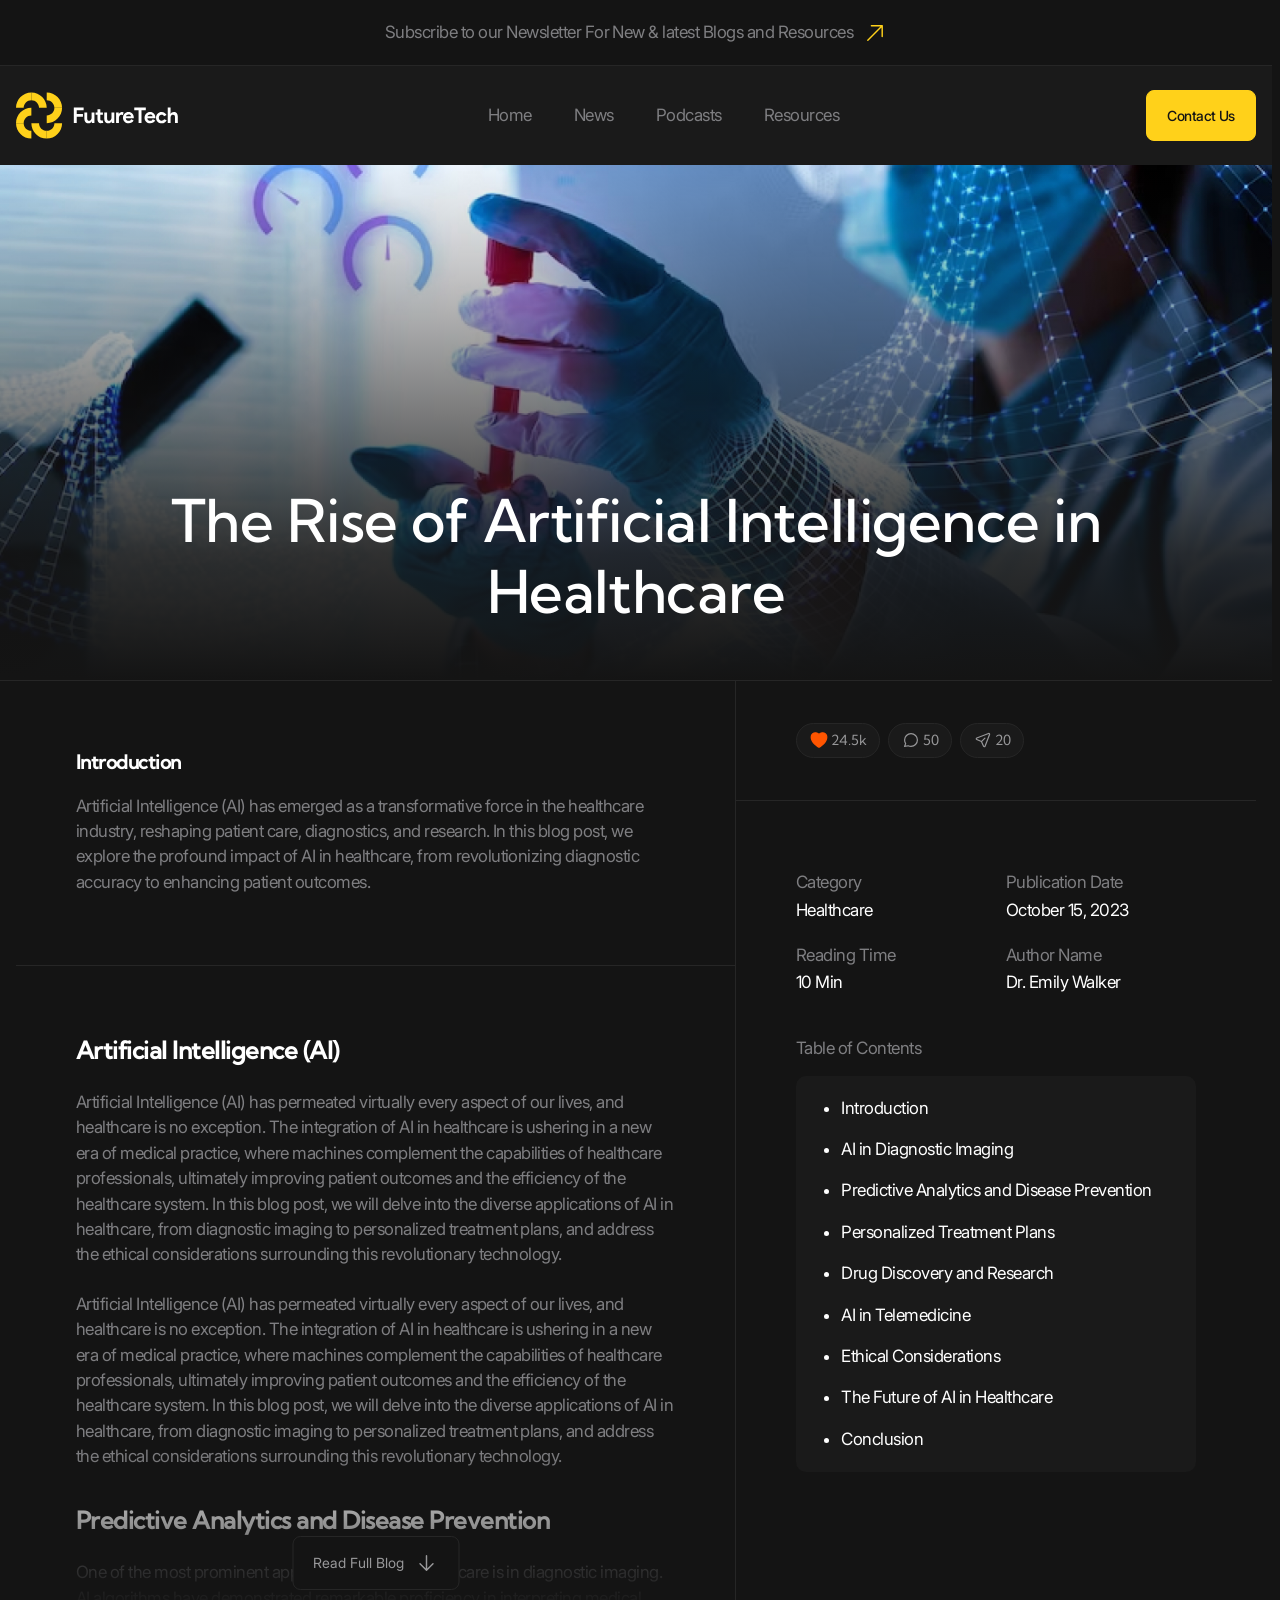
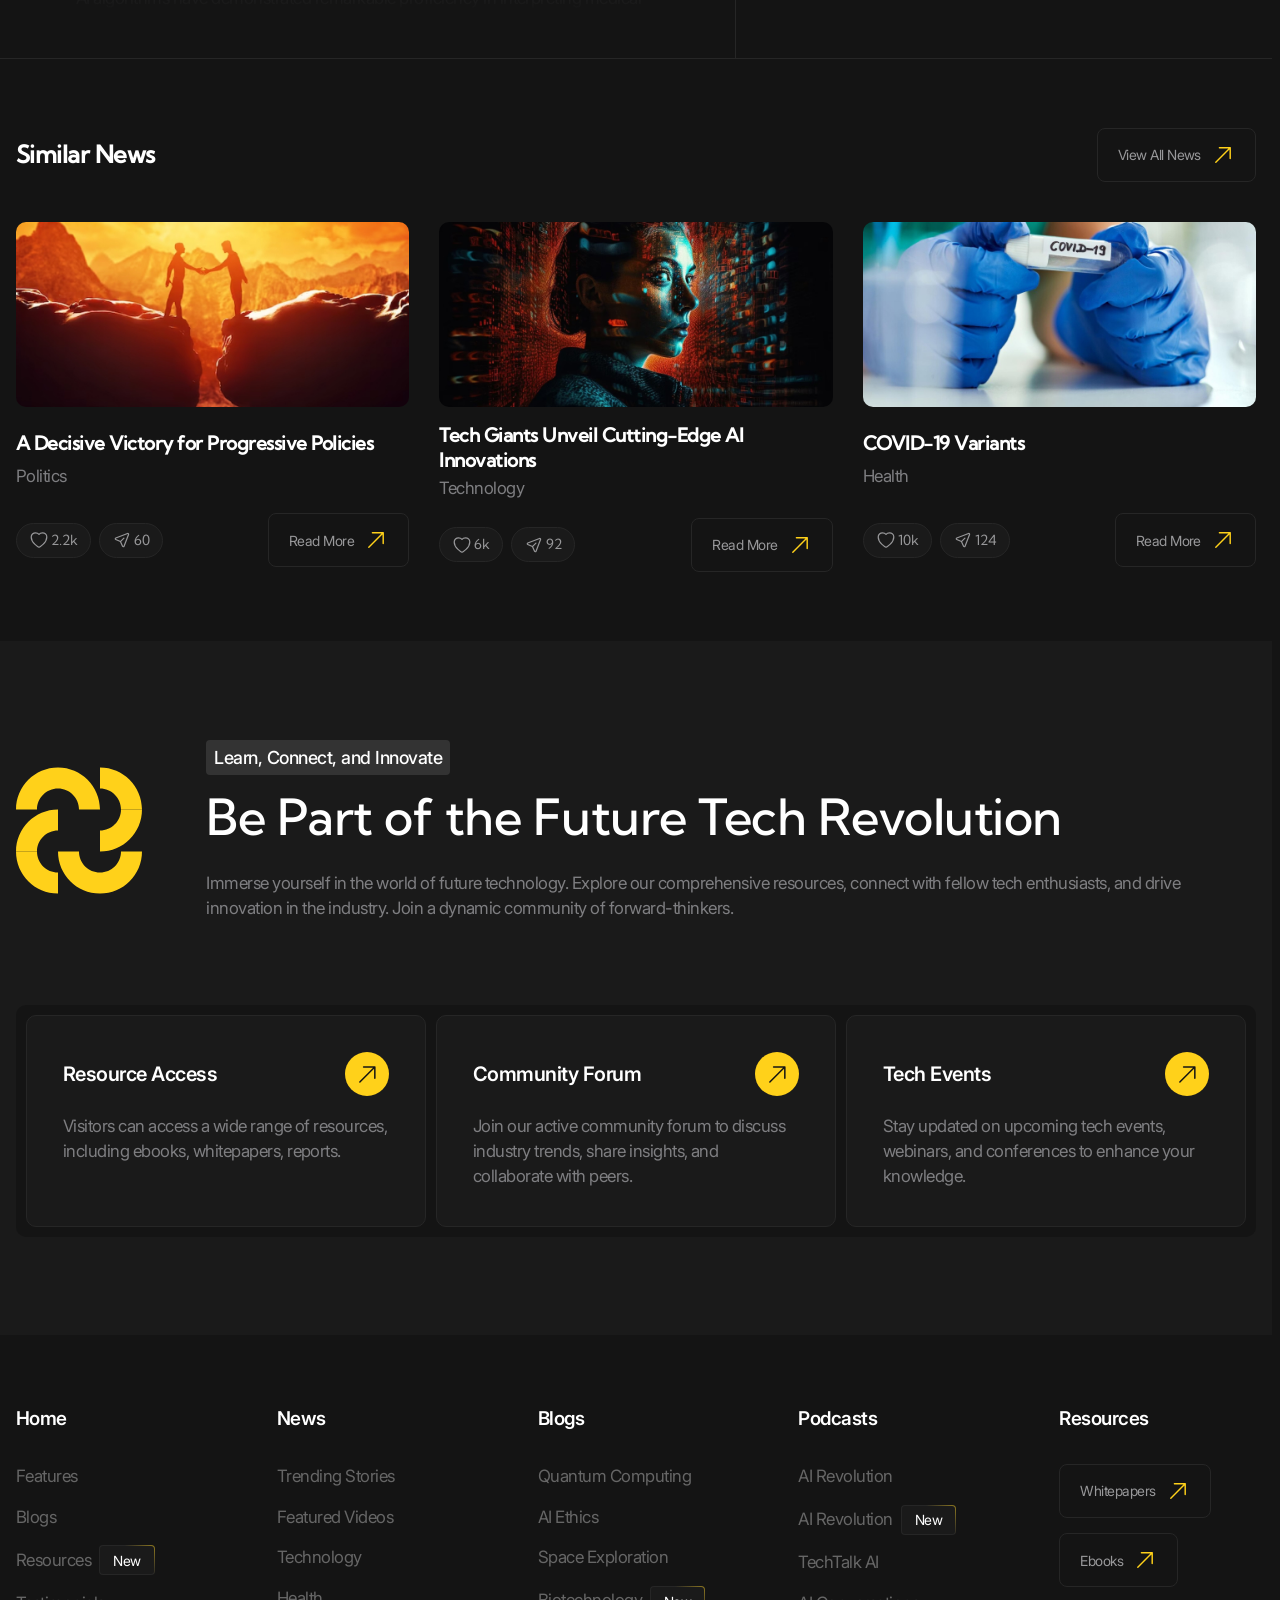
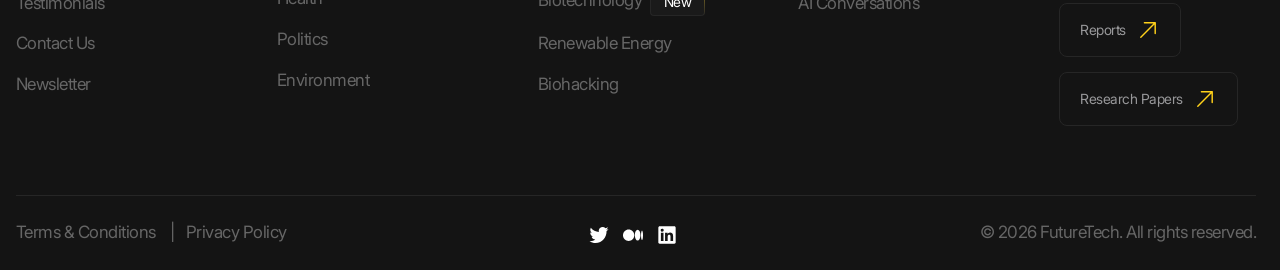
<file: blog.html>
<!doctype html>
<html lang="en">
  <head>
    <meta charset="UTF-8" />
    <meta
      name="viewport"
      content="width=device-width, user-scalable=no, initial-scale=1.0, maximum-scale=1.0, minimum-scale=1.0"
    />
    <meta http-equiv="X-UA-Compatible" content="ie=edge" />
    <title>Future Tech | Blog</title>
    <link rel="stylesheet" href="./styles/main.css" />
    <script src="./scripts/main.js" type="module"></script>
  </head>
  <body>
    <header class="header" data-js-header>
      <div class="header__promo">
        <div class="header__promo-inner container">
          <a href="./index.html" class="header__promo-link"
            ><span class="icon icon--yellow-arrow"
              >Subscribe to our Newsletter For New & latest Blogs and Resources</span
            ></a
          >
        </div>
      </div>
      <div class="header__body">
        <div class="header__body-inner container">
          <a href="./index.html" class="header__logo logo" aria-label="Home" title="Home">
            <img src="./images/logo.svg" alt="" class="logo__image" width="179" height="50" />
          </a>
          <div class="header__overlay" data-js-header-overlay>
            <nav class="header__menu">
              <ul class="header__menu-list">
                <li class="header__menu-item">
                  <a href="./index.html" class="header__menu-link">Home</a>
                </li>
                <li class="header__menu-item">
                  <a href="./news.html" class="header__menu-link">News</a>
                </li>
                <li class="header__menu-item">
                  <a href="./podcasts.html" class="header__menu-link">Podcasts</a>
                </li>
                <li class="header__menu-item">
                  <a href="./resources.html" class="header__menu-link">Resources</a>
                </li>
              </ul>
            </nav>
            <a href="./contacts.html" class="header__contact-us-link button button--accent"
              >Contact Us</a
            >
          </div>
          <button
            class="header__burger-button burger-button visible-mobile"
            type="button"
            aria-label="Open menu"
            title="Open menu"
            data-js-header-burger-button
          >
            <span class="burger-button__line"></span>
            <span class="burger-button__line"></span>
            <span class="burger-button__line"></span>
          </button>
        </div>
      </div>
    </header>
    <main>
      <section class="blog-details" aria-labelledby="blog-details-title">
        <header
          class="blog-details__banner"
          style="--bgImg: url(&quot;../../images/blog-details/banner.jpg&quot;)"
        >
          <div class="blog-details__banner-inner container">
            <h1 class="blog-details__title" id="blog-details-title">
              The Rise of Artificial Intelligence in Healthcare
            </h1>
          </div>
        </header>
        <div class="blog-details__body">
          <div class="blog-details__body-inner container">
            <div class="blog-details__content">
              <div class="blog-details__intro full-vw-line full-vw-line--bottom full-vw-line--left">
                <h2 class="h6">Introduction</h2>
                <p>
                  Artificial Intelligence (AI) has emerged as a transformative force in the
                  healthcare industry, reshaping patient care, diagnostics, and research. In this
                  blog post, we explore the profound impact of AI in healthcare, from
                  revolutionizing diagnostic accuracy to enhancing patient outcomes.
                </p>
              </div>
              <div class="blog-details__main expandable-content" data-js-expandable-content>
                <h2 class="h4">Artificial Intelligence (AI)</h2>
                <p>
                  Artificial Intelligence (AI) has permeated virtually every aspect of our lives,
                  and healthcare is no exception. The integration of AI in healthcare is ushering in
                  a new era of medical practice, where machines complement the capabilities of
                  healthcare professionals, ultimately improving patient outcomes and the efficiency
                  of the healthcare system. In this blog post, we will delve into the diverse
                  applications of AI in healthcare, from diagnostic imaging to personalized
                  treatment plans, and address the ethical considerations surrounding this
                  revolutionary technology.
                </p>
                <p>
                  Artificial Intelligence (AI) has permeated virtually every aspect of our lives,
                  and healthcare is no exception. The integration of AI in healthcare is ushering in
                  a new era of medical practice, where machines complement the capabilities of
                  healthcare professionals, ultimately improving patient outcomes and the efficiency
                  of the healthcare system. In this blog post, we will delve into the diverse
                  applications of AI in healthcare, from diagnostic imaging to personalized
                  treatment plans, and address the ethical considerations surrounding this
                  revolutionary technology.
                </p>
                <h2 class="h4">Predictive Analytics and Disease Prevention</h2>
                <p>
                  One of the most prominent applications of AI in healthcare is in diagnostic
                  imaging. AI algorithms have demonstrated remarkable proficiency in interpreting
                  medical images such as X-rays, MRIs, and CT scans. They can identify anomalies and
                  deviations that might be overlooked by the human eye. This is particularly
                  valuable in early disease detection. For instance, AI can aid radiologists in
                  detecting minute irregularities in mammograms or identifying critical findings in
                  chest X-rays, potentially indicative of life-threatening conditions.
                </p>
                <p>
                  One of the most prominent applications of AI in healthcare is in diagnostic
                  imaging. AI algorithms have demonstrated remarkable proficiency in interpreting
                  medical images such as X-rays, MRIs, and CT scans. They can identify anomalies and
                  deviations that might be overlooked by the human eye. This is particularly
                  valuable in early disease detection. For instance, AI can aid radiologists in
                  detecting minute irregularities in mammograms or identifying critical findings in
                  chest X-rays, potentially indicative of life-threatening conditions.
                </p>
                <p>
                  One of the most prominent applications of AI in healthcare is in diagnostic
                  imaging. AI algorithms have demonstrated remarkable proficiency in interpreting
                  medical images such as X-rays, MRIs, and CT scans. They can identify anomalies and
                  deviations that might be overlooked by the human eye. This is particularly
                  valuable in early disease detection. For instance, AI can aid radiologists in
                  detecting minute irregularities in mammograms or identifying critical findings in
                  chest X-rays, potentially indicative of life-threatening conditions.
                </p>
                <p>
                  One of the most prominent applications of AI in healthcare is in diagnostic
                  imaging. AI algorithms have demonstrated remarkable proficiency in interpreting
                  medical images such as X-rays, MRIs, and CT scans. They can identify anomalies and
                  deviations that might be overlooked by the human eye. This is particularly
                  valuable in early disease detection. For instance, AI can aid radiologists in
                  detecting minute irregularities in mammograms or identifying critical findings in
                  chest X-rays, potentially indicative of life-threatening conditions.
                </p>
                <button
                  class="blog-details__read-full-button button expandable-content__button"
                  data-js-expandable-content-button
                  type="button"
                >
                  <span class="icon icon--gray-arrow-down">Read Full Blog</span>
                </button>
              </div>
            </div>
            <div class="blog-details__info">
              <div
                class="blog-details__actions blog-actions full-vw-line full-vw-line--bottom full-vw-line--right"
              >
                <ul class="blog-actions__list">
                  <li class="blog-actions__item">
                    <button
                      class="blog-actions__button is-active"
                      type="button"
                      aria-label="Dislike"
                      title="Dislike"
                    >
                      <span class="blog-actions__icon-wrapper"
                        ><svg
                          width="24"
                          height="25"
                          viewBox="0 0 24 25"
                          fill="none"
                          xmlns="http://www.w3.org/2000/svg"
                        >
                          <path
                            d="M11.645 21.4107L11.6384 21.4071L11.6158 21.3949C11.5965 21.3844 11.5689 21.3693 11.5336 21.3496C11.4629 21.3101 11.3612 21.2524 11.233 21.1769C10.9765 21.0261 10.6132 20.8039 10.1785 20.515C9.31074 19.9381 8.15122 19.0901 6.9886 18.0063C4.68781 15.8615 2.25 12.6751 2.25 8.75C2.25 5.82194 4.7136 3.5 7.6875 3.5C9.43638 3.5 11.0023 4.29909 12 5.5516C12.9977 4.29909 14.5636 3.5 16.3125 3.5C19.2864 3.5 21.75 5.82194 21.75 8.75C21.75 12.6751 19.3122 15.8615 17.0114 18.0063C15.8488 19.0901 14.6893 19.9381 13.8215 20.515C13.3868 20.8039 13.0235 21.0261 12.767 21.1769C12.6388 21.2524 12.5371 21.3101 12.4664 21.3496C12.4311 21.3693 12.4035 21.3844 12.3842 21.3949L12.3616 21.4071L12.355 21.4107L12.3523 21.4121C12.1323 21.5289 11.8677 21.5289 11.6477 21.4121L11.645 21.4107Z"
                            stroke="#666666"
                            stroke-width="1.5"
                            stroke-linejoin="round"
                          />
                        </svg>
                      </span>
                      <span>24.5k</span>
                    </button>
                  </li>
                  <li class="blog-actions__item">
                    <button
                      class="blog-actions__button"
                      type="button"
                      aria-label="Discuss"
                      title="Discuss"
                    >
                      <span class="blog-actions__icon-wrapper">
                        <svg
                          width="24"
                          height="25"
                          viewBox="0 0 24 25"
                          fill="none"
                          xmlns="http://www.w3.org/2000/svg"
                        >
                          <path
                            d="M8.48581 19.6888C9.54657 20.2083 10.7392 20.5 12 20.5C16.4183 20.5 20 16.9183 20 12.5C20 8.08172 16.4183 4.5 12 4.5C7.58172 4.5 4 8.08172 4 12.5C4 14.1401 4.49356 15.665 5.34026 16.9341M8.48581 19.6888L4 20.5L5.34026 16.9341M8.48581 19.6888L8.49231 19.6877M5.34026 16.9341L5.34154 16.9308"
                            stroke="#666666"
                            stroke-width="1.5"
                            stroke-linecap="round"
                            stroke-linejoin="round"
                          />
                        </svg>
                      </span>
                      <span>50</span>
                    </button>
                  </li>
                  <li class="blog-actions__item">
                    <button
                      class="blog-actions__button"
                      type="button"
                      aria-label="Share"
                      title="Share"
                    >
                      <span class="blog-actions__icon-wrapper">
                        <svg
                          width="24"
                          height="25"
                          viewBox="0 0 24 25"
                          fill="none"
                          xmlns="http://www.w3.org/2000/svg"
                        >
                          <path
                            d="M10.0384 14.4616L4.1719 11.7951C3.36454 11.4281 3.39898 10.2697 4.22673 9.95134L18.8999 4.30781C19.7087 3.99675 20.5033 4.79139 20.1922 5.60013L14.5487 20.2733C14.2303 21.1011 13.072 21.1355 12.705 20.3281L10.0384 14.4616ZM10.0384 14.4616L14.4231 10.077"
                            stroke="#666666"
                            stroke-width="1.5"
                            stroke-linecap="round"
                            stroke-linejoin="round"
                          />
                        </svg>
                      </span>
                      <span>20</span>
                    </button>
                  </li>
                </ul>
              </div>
              <div class="blog-details__summary summary summary--2-cols">
                <dl class="summary__list">
                  <div class="summary__item">
                    <dt class="summary__key">Category</dt>
                    <dd class="summary__value">Healthcare</dd>
                  </div>
                  <div class="summary__item">
                    <dt class="summary__key">Publication Date</dt>
                    <dd class="summary__value">
                      <time datetime="2023-10-15">October 15, 2023</time>
                    </dd>
                  </div>
                  <div class="summary__item">
                    <dt class="summary__key">Reading Time</dt>
                    <dd class="summary__value">10 Min</dd>
                  </div>
                  <div class="summary__item">
                    <dt class="summary__key">Author Name</dt>
                    <dd class="summary__value">Dr. Emily Walker</dd>
                  </div>
                  <div class="summary__item summary__item--wide">
                    <dt class="summary__key">Table of Contents</dt>
                    <dd class="summary__value">
                      <div class="table-of-contents">
                        <ul class="table-of-contents__list">
                          <li class="table-of-contents__item">Introduction</li>
                          <li class="table-of-contents__item">AI in Diagnostic Imaging</li>
                          <li class="table-of-contents__item">
                            Predictive Analytics and Disease Prevention
                          </li>
                          <li class="table-of-contents__item">Personalized Treatment Plans</li>
                          <li class="table-of-contents__item">Drug Discovery and Research</li>
                          <li class="table-of-contents__item">AI in Telemedicine</li>
                          <li class="table-of-contents__item">Ethical Considerations</li>
                          <li class="table-of-contents__item">The Future of AI in Healthcare</li>
                          <li class="table-of-contents__item">Conclusion</li>
                        </ul>
                      </div>
                    </dd>
                  </div>
                </dl>
              </div>
            </div>
          </div>
        </div>
        <div class="blog-details__news news container">
          <header class="news__header">
            <h2 class="news__title h4">Similar News</h2>
            <a href="./index.html" class="news__link button">
              <span class="icon icon--yellow-arrow">View All News</span>
            </a>
          </header>
          <ul class="news__list">
            <li class="news__item">
              <article class="news-card">
                <img
                  src="./images/news/2.jpg"
                  alt=""
                  class="news-card__image"
                  width="512"
                  height="222"
                  loading="lazy"
                />
                <div class="news-card__body">
                  <h2 class="news-card__title h6">A Decisive Victory for Progressive Policies</h2>
                  <div class="news-card__description">
                    <p>Politics</p>
                  </div>
                </div>
                <div class="news-card__controls">
                  <div class="news-card__actions blog-actions">
                    <ul class="blog-actions__list">
                      <li class="blog-actions__item">
                        <button
                          class="blog-actions__button"
                          type="button"
                          aria-label="Like"
                          title="Like"
                        >
                          <span class="blog-actions__icon-wrapper"
                            ><svg
                              width="24"
                              height="25"
                              viewBox="0 0 24 25"
                              fill="none"
                              xmlns="http://www.w3.org/2000/svg"
                            >
                              <path
                                d="M11.645 21.4107L11.6384 21.4071L11.6158 21.3949C11.5965 21.3844 11.5689 21.3693 11.5336 21.3496C11.4629 21.3101 11.3612 21.2524 11.233 21.1769C10.9765 21.0261 10.6132 20.8039 10.1785 20.515C9.31074 19.9381 8.15122 19.0901 6.9886 18.0063C4.68781 15.8615 2.25 12.6751 2.25 8.75C2.25 5.82194 4.7136 3.5 7.6875 3.5C9.43638 3.5 11.0023 4.29909 12 5.5516C12.9977 4.29909 14.5636 3.5 16.3125 3.5C19.2864 3.5 21.75 5.82194 21.75 8.75C21.75 12.6751 19.3122 15.8615 17.0114 18.0063C15.8488 19.0901 14.6893 19.9381 13.8215 20.515C13.3868 20.8039 13.0235 21.0261 12.767 21.1769C12.6388 21.2524 12.5371 21.3101 12.4664 21.3496C12.4311 21.3693 12.4035 21.3844 12.3842 21.3949L12.3616 21.4071L12.355 21.4107L12.3523 21.4121C12.1323 21.5289 11.8677 21.5289 11.6477 21.4121L11.645 21.4107Z"
                                stroke="#666666"
                                stroke-width="1.5"
                                stroke-linejoin="round"
                              />
                            </svg>
                          </span>
                          <span>2.2k</span>
                        </button>
                      </li>
                      <li class="blog-actions__item">
                        <button
                          class="blog-actions__button"
                          type="button"
                          aria-label="Share"
                          title="Share"
                        >
                          <span class="blog-actions__icon-wrapper">
                            <svg
                              width="24"
                              height="25"
                              viewBox="0 0 24 25"
                              fill="none"
                              xmlns="http://www.w3.org/2000/svg"
                            >
                              <path
                                d="M10.0384 14.4616L4.1719 11.7951C3.36454 11.4281 3.39898 10.2697 4.22673 9.95134L18.8999 4.30781C19.7087 3.99675 20.5033 4.79139 20.1922 5.60013L14.5487 20.2733C14.2303 21.1011 13.072 21.1355 12.705 20.3281L10.0384 14.4616ZM10.0384 14.4616L14.4231 10.077"
                                stroke="#666666"
                                stroke-width="1.5"
                                stroke-linecap="round"
                                stroke-linejoin="round"
                              />
                            </svg>
                          </span>
                          <span>60</span>
                        </button>
                      </li>
                    </ul>
                  </div>
                  <a href="./index.html" class="news-card__link button"
                    ><span class="icon icon--yellow-arrow">Read More</span></a
                  >
                </div>
              </article>
            </li>
            <li class="news__item">
              <article class="news-card">
                <img
                  src="./images/news/3.jpg"
                  alt=""
                  class="news-card__image"
                  width="512"
                  height="222"
                  loading="lazy"
                />
                <div class="news-card__body">
                  <h2 class="news-card__title h6">
                    Tech Giants Unveil Cutting-Edge AI Innovations
                  </h2>
                  <div class="news-card__description">
                    <p>Technology</p>
                  </div>
                </div>
                <div class="news-card__controls">
                  <div class="news-card__actions blog-actions">
                    <ul class="blog-actions__list">
                      <li class="blog-actions__item">
                        <button
                          class="blog-actions__button"
                          type="button"
                          aria-label="Like"
                          title="Like"
                        >
                          <span class="blog-actions__icon-wrapper"
                            ><svg
                              width="24"
                              height="25"
                              viewBox="0 0 24 25"
                              fill="none"
                              xmlns="http://www.w3.org/2000/svg"
                            >
                              <path
                                d="M11.645 21.4107L11.6384 21.4071L11.6158 21.3949C11.5965 21.3844 11.5689 21.3693 11.5336 21.3496C11.4629 21.3101 11.3612 21.2524 11.233 21.1769C10.9765 21.0261 10.6132 20.8039 10.1785 20.515C9.31074 19.9381 8.15122 19.0901 6.9886 18.0063C4.68781 15.8615 2.25 12.6751 2.25 8.75C2.25 5.82194 4.7136 3.5 7.6875 3.5C9.43638 3.5 11.0023 4.29909 12 5.5516C12.9977 4.29909 14.5636 3.5 16.3125 3.5C19.2864 3.5 21.75 5.82194 21.75 8.75C21.75 12.6751 19.3122 15.8615 17.0114 18.0063C15.8488 19.0901 14.6893 19.9381 13.8215 20.515C13.3868 20.8039 13.0235 21.0261 12.767 21.1769C12.6388 21.2524 12.5371 21.3101 12.4664 21.3496C12.4311 21.3693 12.4035 21.3844 12.3842 21.3949L12.3616 21.4071L12.355 21.4107L12.3523 21.4121C12.1323 21.5289 11.8677 21.5289 11.6477 21.4121L11.645 21.4107Z"
                                stroke="#666666"
                                stroke-width="1.5"
                                stroke-linejoin="round"
                              />
                            </svg>
                          </span>
                          <span>6k</span>
                        </button>
                      </li>
                      <li class="blog-actions__item">
                        <button
                          class="blog-actions__button"
                          type="button"
                          aria-label="Share"
                          title="Share"
                        >
                          <span class="blog-actions__icon-wrapper">
                            <svg
                              width="24"
                              height="25"
                              viewBox="0 0 24 25"
                              fill="none"
                              xmlns="http://www.w3.org/2000/svg"
                            >
                              <path
                                d="M10.0384 14.4616L4.1719 11.7951C3.36454 11.4281 3.39898 10.2697 4.22673 9.95134L18.8999 4.30781C19.7087 3.99675 20.5033 4.79139 20.1922 5.60013L14.5487 20.2733C14.2303 21.1011 13.072 21.1355 12.705 20.3281L10.0384 14.4616ZM10.0384 14.4616L14.4231 10.077"
                                stroke="#666666"
                                stroke-width="1.5"
                                stroke-linecap="round"
                                stroke-linejoin="round"
                              />
                            </svg>
                          </span>
                          <span>92</span>
                        </button>
                      </li>
                    </ul>
                  </div>
                  <a href="./index.html" class="news-card__link button"
                    ><span class="icon icon--yellow-arrow">Read More</span></a
                  >
                </div>
              </article>
            </li>
            <li class="news__item">
              <article class="news-card">
                <img
                  src="./images/news/4.jpg"
                  alt=""
                  class="news-card__image"
                  width="512"
                  height="222"
                  loading="lazy"
                />
                <div class="news-card__body">
                  <h2 class="news-card__title h6">COVID-19 Variants</h2>
                  <div class="news-card__description">
                    <p>Health</p>
                  </div>
                </div>
                <div class="news-card__controls">
                  <div class="news-card__actions blog-actions">
                    <ul class="blog-actions__list">
                      <li class="blog-actions__item">
                        <button
                          class="blog-actions__button"
                          type="button"
                          aria-label="Like"
                          title="Like"
                        >
                          <span class="blog-actions__icon-wrapper"
                            ><svg
                              width="24"
                              height="25"
                              viewBox="0 0 24 25"
                              fill="none"
                              xmlns="http://www.w3.org/2000/svg"
                            >
                              <path
                                d="M11.645 21.4107L11.6384 21.4071L11.6158 21.3949C11.5965 21.3844 11.5689 21.3693 11.5336 21.3496C11.4629 21.3101 11.3612 21.2524 11.233 21.1769C10.9765 21.0261 10.6132 20.8039 10.1785 20.515C9.31074 19.9381 8.15122 19.0901 6.9886 18.0063C4.68781 15.8615 2.25 12.6751 2.25 8.75C2.25 5.82194 4.7136 3.5 7.6875 3.5C9.43638 3.5 11.0023 4.29909 12 5.5516C12.9977 4.29909 14.5636 3.5 16.3125 3.5C19.2864 3.5 21.75 5.82194 21.75 8.75C21.75 12.6751 19.3122 15.8615 17.0114 18.0063C15.8488 19.0901 14.6893 19.9381 13.8215 20.515C13.3868 20.8039 13.0235 21.0261 12.767 21.1769C12.6388 21.2524 12.5371 21.3101 12.4664 21.3496C12.4311 21.3693 12.4035 21.3844 12.3842 21.3949L12.3616 21.4071L12.355 21.4107L12.3523 21.4121C12.1323 21.5289 11.8677 21.5289 11.6477 21.4121L11.645 21.4107Z"
                                stroke="#666666"
                                stroke-width="1.5"
                                stroke-linejoin="round"
                              />
                            </svg>
                          </span>
                          <span>10k</span>
                        </button>
                      </li>
                      <li class="blog-actions__item">
                        <button
                          class="blog-actions__button"
                          type="button"
                          aria-label="Share"
                          title="Share"
                        >
                          <span class="blog-actions__icon-wrapper">
                            <svg
                              width="24"
                              height="25"
                              viewBox="0 0 24 25"
                              fill="none"
                              xmlns="http://www.w3.org/2000/svg"
                            >
                              <path
                                d="M10.0384 14.4616L4.1719 11.7951C3.36454 11.4281 3.39898 10.2697 4.22673 9.95134L18.8999 4.30781C19.7087 3.99675 20.5033 4.79139 20.1922 5.60013L14.5487 20.2733C14.2303 21.1011 13.072 21.1355 12.705 20.3281L10.0384 14.4616ZM10.0384 14.4616L14.4231 10.077"
                                stroke="#666666"
                                stroke-width="1.5"
                                stroke-linecap="round"
                                stroke-linejoin="round"
                              />
                            </svg>
                          </span>
                          <span>124</span>
                        </button>
                      </li>
                    </ul>
                  </div>
                  <a href="./index.html" class="news-card__link button"
                    ><span class="icon icon--yellow-arrow">Read More</span></a
                  >
                </div>
              </article>
            </li>
          </ul>
        </div>
      </section>

      <section class="about" aria-labelledby="about-title">
        <div class="about__inner container">
          <header class="about__header">
            <img
              src="./images/about/icon.svg"
              alt=""
              class="about__icon"
              width="150"
              height="150"
              loading="lazy"
            />
            <div class="about__info">
              <p class="about__subtitle tag">Learn, Connect, and Innovate</p>
              <h2 class="about__title" id="about-title">Be Part of the Future Tech Revolution</h2>
            </div>
            <div class="about__description">
              <p>
                Immerse yourself in the world of future technology. Explore our comprehensive
                resources, connect with fellow tech enthusiasts, and drive innovation in the
                industry. Join a dynamic community of forward-thinkers.
              </p>
            </div>
          </header>
          <ul class="about__list">
            <li class="about__item">
              <a href="./index.html" class="about-card tile">
                <h3 class="about-card__title circle-icon">Resource Access</h3>
                <div class="about-card__description">
                  <p>
                    Visitors can access a wide range of resources, including ebooks, whitepapers,
                    reports.
                  </p>
                </div>
              </a>
            </li>
            <li class="about__item">
              <a href="./index.html" class="about-card tile">
                <h3 class="about-card__title circle-icon">Community Forum</h3>
                <div class="about-card__description">
                  <p>
                    Join our active community forum to discuss industry trends, share insights, and
                    collaborate with peers.
                  </p>
                </div>
              </a>
            </li>
            <li class="about__item">
              <a href="./index.html" class="about-card tile">
                <h3 class="about-card__title circle-icon">Tech Events</h3>
                <div class="about-card__description">
                  <p>
                    Stay updated on upcoming tech events, webinars, and conferences to enhance your
                    knowledge.
                  </p>
                </div>
              </a>
            </li>
          </ul>
        </div>
      </section>
    </main>
    <footer class="footer">
      <div class="footer__inner container">
        <div class="footer__body">
          <nav class="footer__menu">
            <div class="footer__menu-column">
              <a href="./index.html" class="footer__menu-main-link h6">Home</a>
              <ul class="footer__menu-list">
                <li class="footer__menu-item">
                  <a href="./index.html" class="footer__menu-link">Features</a>
                </li>
                <li class="footer__menu-item">
                  <a href="./index.html" class="footer__menu-link">Blogs</a>
                </li>
                <li class="footer__menu-item">
                  <a href="./index.html" class="footer__menu-link">Resources</a>
                  <span class="badge">New</span>
                </li>
                <li class="footer__menu-item">
                  <a href="./index.html" class="footer__menu-link">Testimonials</a>
                </li>
                <li class="footer__menu-item">
                  <a href="./index.html" class="footer__menu-link">Contact Us</a>
                </li>
                <li class="footer__menu-item">
                  <a href="./index.html" class="footer__menu-link">Newsletter</a>
                </li>
              </ul>
            </div>
            <div class="footer__menu-column">
              <a href="./index.html" class="footer__menu-main-link h6">News</a>
              <ul class="footer__menu-list">
                <li class="footer__menu-item">
                  <a href="./index.html" class="footer__menu-link">Trending Stories</a>
                </li>
                <li class="footer__menu-item">
                  <a href="./index.html" class="footer__menu-link">Featured Videos</a>
                </li>
                <li class="footer__menu-item">
                  <a href="./index.html" class="footer__menu-link">Technology</a>
                </li>
                <li class="footer__menu-item">
                  <a href="./index.html" class="footer__menu-link">Health</a>
                </li>
                <li class="footer__menu-item">
                  <a href="./index.html" class="footer__menu-link">Politics</a>
                </li>
                <li class="footer__menu-item">
                  <a href="./index.html" class="footer__menu-link">Environment</a>
                </li>
              </ul>
            </div>
            <div class="footer__menu-column">
              <a href="./index.html" class="footer__menu-main-link h6">Blogs</a>
              <ul class="footer__menu-list">
                <li class="footer__menu-item">
                  <a href="./index.html" class="footer__menu-link">Quantum Computing</a>
                </li>
                <li class="footer__menu-item">
                  <a href="./index.html" class="footer__menu-link">AI Ethics</a>
                </li>
                <li class="footer__menu-item">
                  <a href="./index.html" class="footer__menu-link">Space Exploration</a>
                </li>
                <li class="footer__menu-item">
                  <a href="./index.html" class="footer__menu-link">Biotechnology</a>
                  <span class="badge">New</span>
                </li>
                <li class="footer__menu-item">
                  <a href="./index.html" class="footer__menu-link">Renewable Energy</a>
                </li>
                <li class="footer__menu-item">
                  <a href="./index.html" class="footer__menu-link">Biohacking</a>
                </li>
              </ul>
            </div>
            <div class="footer__menu-column">
              <a href="./index.html" class="footer__menu-main-link h6">Podcasts</a>
              <ul class="footer__menu-list">
                <li class="footer__menu-item">
                  <a href="./index.html" class="footer__menu-link">AI Revolution</a>
                </li>
                <li class="footer__menu-item">
                  <a href="./index.html" class="footer__menu-link">AI Revolution</a>
                  <span class="badge">New</span>
                </li>
                <li class="footer__menu-item">
                  <a href="./index.html" class="footer__menu-link">TechTalk AI</a>
                </li>
                <li class="footer__menu-item">
                  <a href="./index.html" class="footer__menu-link">AI Conversations</a>
                </li>
              </ul>
            </div>
            <div class="footer__menu-column">
              <a href="./index.html" class="footer__menu-main-link h6">Resources</a>
              <ul class="footer__menu-list">
                <li class="footer__menu-item">
                  <a href="./index.html" class="footer__menu-link button">
                    <span class="icon icon--yellow-arrow">Whitepapers</span>
                  </a>
                </li>
                <li class="footer__menu-item">
                  <a href="./index.html" class="footer__menu-link button">
                    <span class="icon icon--yellow-arrow">Ebooks</span>
                  </a>
                </li>
                <li class="footer__menu-item">
                  <a href="./index.html" class="footer__menu-link button">
                    <span class="icon icon--yellow-arrow">Reports</span>
                  </a>
                </li>
                <li class="footer__menu-item">
                  <a href="./index.html" class="footer__menu-link button">
                    <span class="icon icon--yellow-arrow">Research Papers</span>
                  </a>
                </li>
              </ul>
            </div>
          </nav>
        </div>
        <div class="footer__extra">
          <div class="footer__extra-menu">
            <ul class="footer__extra-menu-list">
              <li class="footer__extra-menu-item">
                <a href="./index.html" class="footer__extra-menu-link">Terms & Conditions</a>
              </li>
              <li class="footer__extra-menu-item">
                <a href="./index.html" class="footer__extra-menu-link">Privacy Policy</a>
              </li>
            </ul>
          </div>
          <div class="footer__soc1als soc1als">
            <ul class="soc1als__list">
              <li class="soc1als__item">
                <a
                  href="./index.html"
                  class="soc1als__link"
                  target="_blank"
                  aria-label="Twitter"
                  title="Twitter"
                >
                  <svg
                    width="24"
                    height="24"
                    viewBox="0 0 24 24"
                    fill="none"
                    xmlns="http://www.w3.org/2000/svg"
                  >
                    <path
                      d="M21.0571 7.18114C21.0664 7.39235 21.0664 7.59395 21.0664 7.80515C21.0756 14.2084 16.3712 21.6004 7.76793 21.6004C5.23048 21.6004 2.73933 20.842 0.600098 19.4212C0.970528 19.4692 1.34096 19.4884 1.71139 19.4884C3.81358 19.4884 5.86021 18.7588 7.51789 17.4052C5.51756 17.3668 3.75802 16.0132 3.14681 14.0356C3.85063 14.1796 4.57296 14.1508 5.25826 13.9492C3.08198 13.5076 1.51691 11.5204 1.50765 9.20675C1.50765 9.18755 1.50765 9.16835 1.50765 9.14915C2.15591 9.52355 2.88751 9.73475 3.62837 9.75395C1.58174 8.33315 0.942746 5.50114 2.18369 3.28353C4.5637 6.31714 8.06427 8.15075 11.8241 8.35235C11.4445 6.67234 11.9631 4.90594 13.1762 3.71553C15.0561 1.88193 18.0196 1.97793 19.7977 3.92673C20.8441 3.71553 21.8535 3.31233 22.7704 2.74593C22.4185 3.86913 21.6869 4.81954 20.7145 5.42434C21.6406 5.30914 22.5481 5.04994 23.4001 4.66594C22.7704 5.64514 21.9739 6.48994 21.0571 7.18114Z"
                      fill="white"
                    />
                  </svg>
                </a>
              </li>
              <li class="soc1als__item">
                <a
                  href="./index.html"
                  class="soc1als__link"
                  target="_blank"
                  aria-label="Medium"
                  title="Medium"
                >
                  <svg
                    width="24"
                    height="24"
                    viewBox="0 0 24 24"
                    fill="none"
                    xmlns="http://www.w3.org/2000/svg"
                  >
                    <path
                      d="M13.5374 12.2281C13.5374 15.9988 10.5069 19.0556 6.76883 19.0556C3.03073 19.0556 0 15.9981 0 12.2281C0 8.45806 3.0305 5.40039 6.76883 5.40039C10.5072 5.40039 13.5374 8.45737 13.5374 12.2281Z"
                      fill="white"
                    />
                    <path
                      d="M20.9627 12.2285C20.9627 15.7778 19.4474 18.6563 17.5783 18.6563C15.7091 18.6563 14.1938 15.7778 14.1938 12.2285C14.1938 8.67922 15.7089 5.80078 17.578 5.80078C19.4472 5.80078 20.9625 8.67829 20.9625 12.2285"
                      fill="white"
                    />
                    <path
                      d="M24 12.228C24 15.4073 23.4672 17.9862 22.8097 17.9862C22.1522 17.9862 21.6196 15.408 21.6196 12.228C21.6196 9.04797 22.1525 6.46973 22.8097 6.46973C23.467 6.46973 24 9.04774 24 12.228Z"
                      fill="white"
                    />
                  </svg>
                </a>
              </li>
              <li class="soc1als__item">
                <a
                  href="./index.html"
                  class="soc1als__link"
                  target="_blank"
                  aria-label="LinkedIn"
                  title="LinkedIn"
                >
                  <svg
                    width="24"
                    height="24"
                    viewBox="0 0 24 24"
                    fill="none"
                    xmlns="http://www.w3.org/2000/svg"
                  >
                    <path
                      d="M20.8647 1.59961H3.13554C2.72832 1.59961 2.33777 1.76138 2.04982 2.04933C1.76187 2.33728 1.6001 2.72783 1.6001 3.13505V20.8642C1.6001 21.2714 1.76187 21.6619 2.04982 21.9499C2.33777 22.2378 2.72832 22.3996 3.13554 22.3996H20.8647C21.2719 22.3996 21.6624 22.2378 21.9504 21.9499C22.2383 21.6619 22.4001 21.2714 22.4001 20.8642V3.13505C22.4001 2.72783 22.2383 2.33728 21.9504 2.04933C21.6624 1.76138 21.2719 1.59961 20.8647 1.59961ZM7.79965 19.3186H4.67243V9.38516H7.79965V19.3186ZM6.23388 8.00861C5.87915 8.00661 5.53296 7.89958 5.239 7.70102C4.94504 7.50246 4.71649 7.22127 4.58219 6.89294C4.44789 6.56461 4.41386 6.20386 4.48439 5.8562C4.55492 5.50855 4.72686 5.18958 4.9785 4.93955C5.23014 4.68952 5.5502 4.51964 5.8983 4.45134C6.2464 4.38304 6.60693 4.41939 6.93439 4.5558C7.26185 4.6922 7.54156 4.92255 7.73823 5.21778C7.9349 5.51301 8.03971 5.85988 8.03943 6.21461C8.04278 6.45211 7.99827 6.68784 7.90857 6.90777C7.81887 7.1277 7.68582 7.32732 7.51733 7.49473C7.34884 7.66215 7.14837 7.79392 6.92787 7.88221C6.70736 7.97049 6.47134 8.01348 6.23388 8.00861ZM19.3263 19.3273H16.2005V13.9005C16.2005 12.3001 15.5202 11.8061 14.642 11.8061C13.7147 11.8061 12.8047 12.5052 12.8047 13.9409V19.3273H9.67743V9.39239H12.6848V10.7689H12.7252C13.0271 10.1579 14.0844 9.11361 15.6979 9.11361C17.4428 9.11361 19.3278 10.1493 19.3278 13.1826L19.3263 19.3273Z"
                      fill="white"
                    />
                  </svg>
                </a>
              </li>
            </ul>
          </div>
          <p class="footer__copyright">
            © <time datetime="2026">2026</time> FutureTech. All rights reserved.
          </p>
        </div>
      </div>
    </footer>
  </body>
</html>
</file>
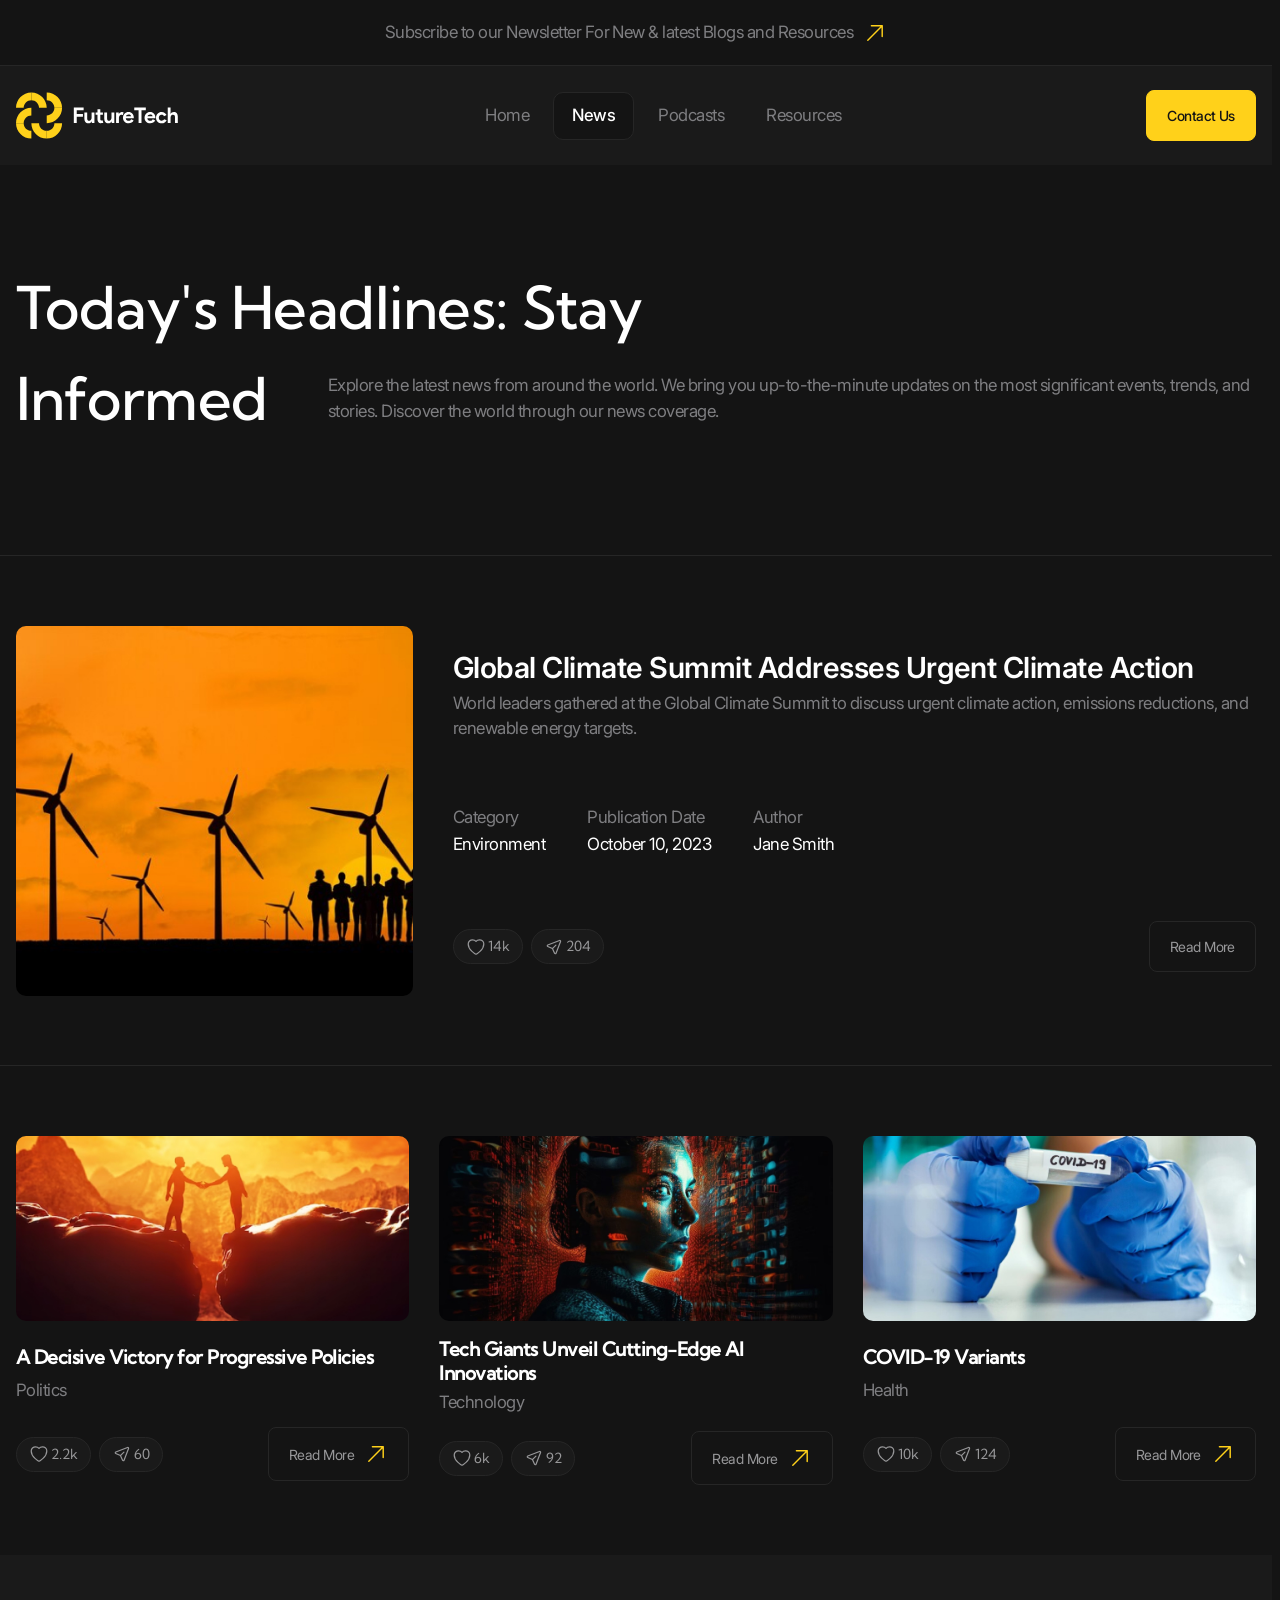
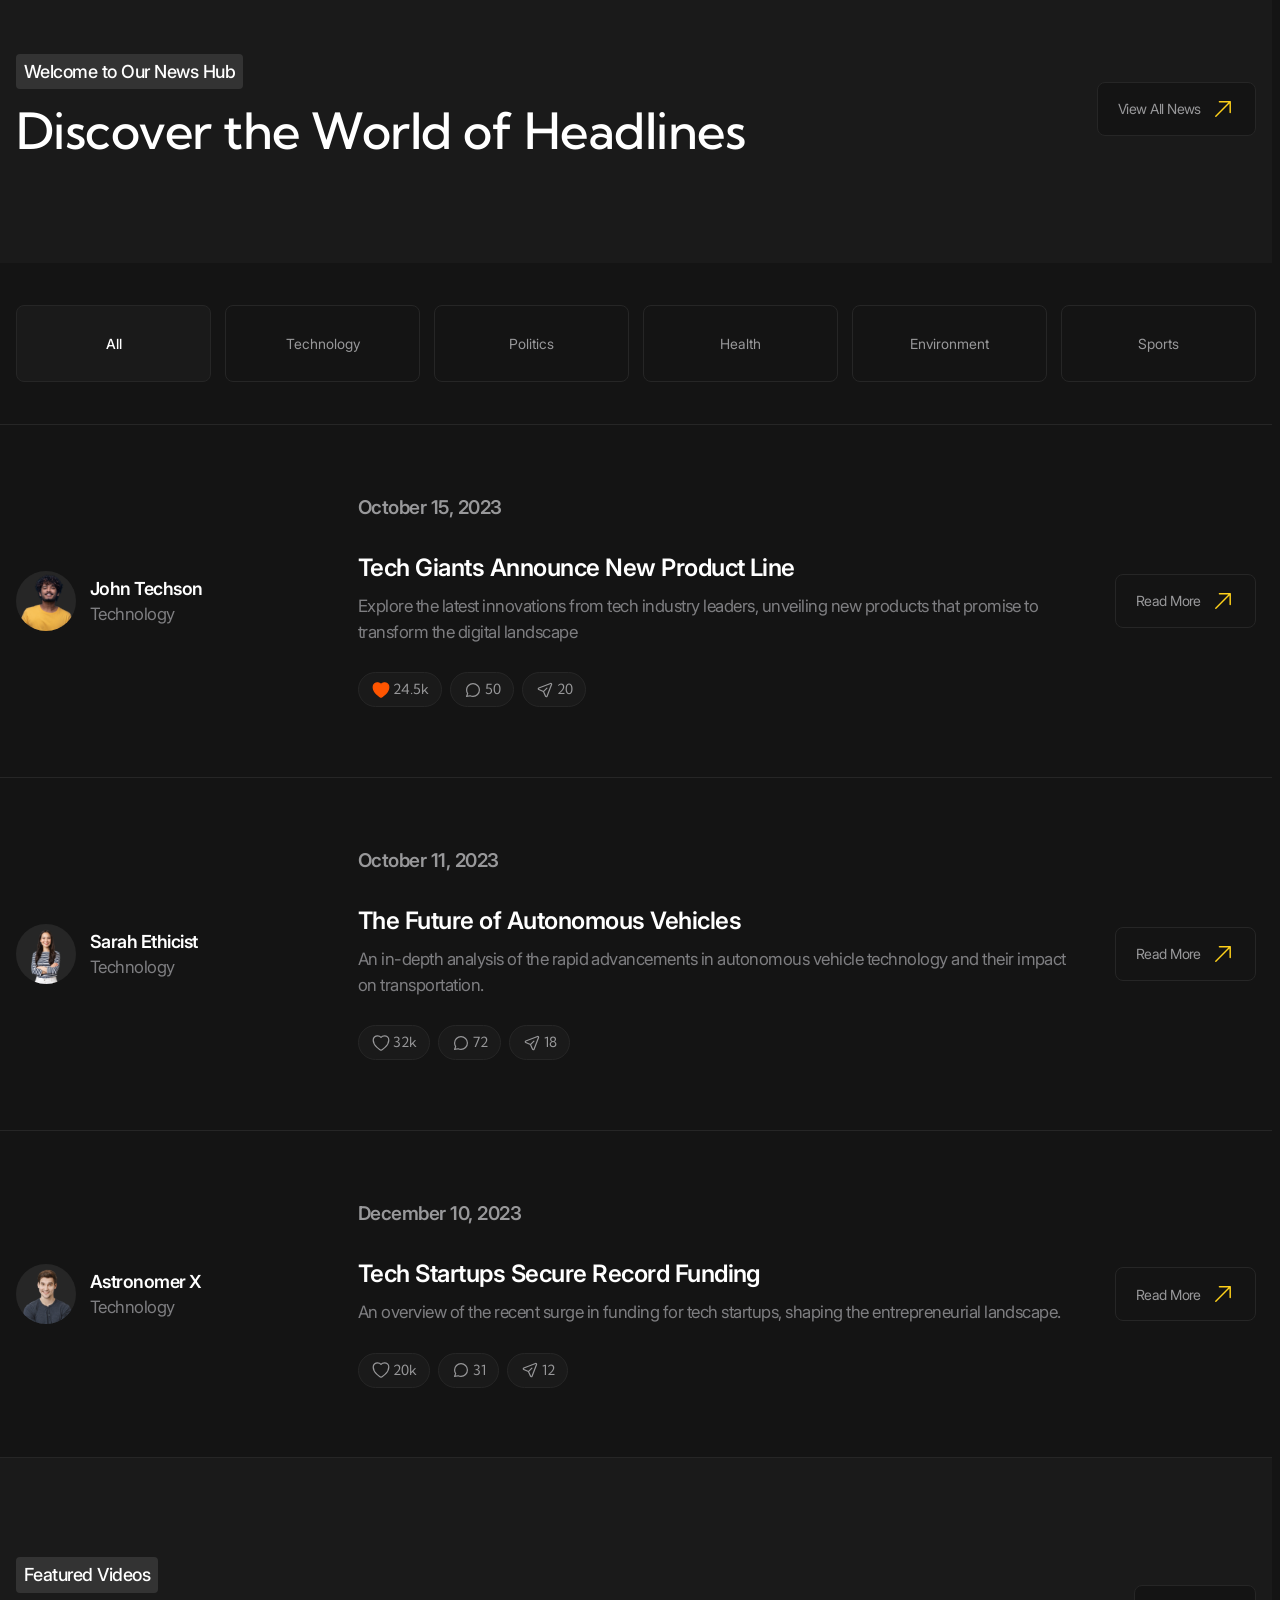
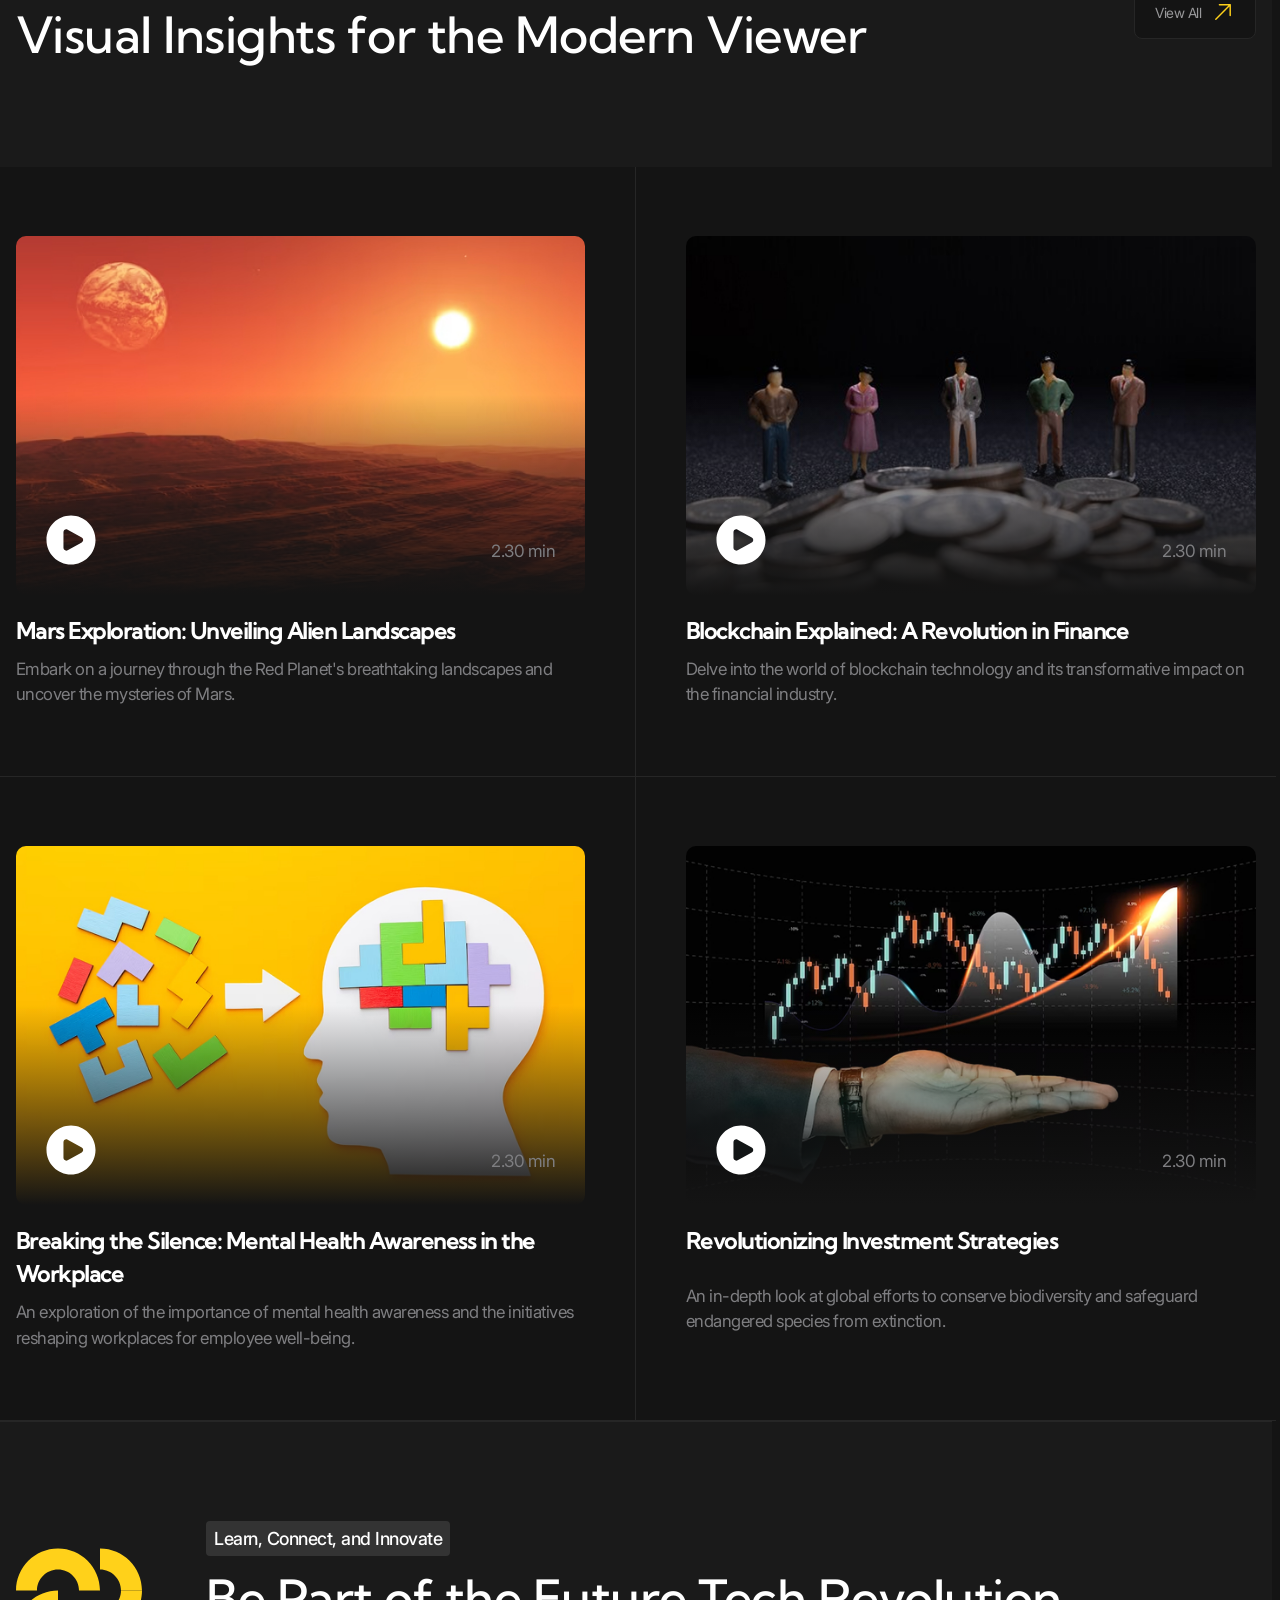
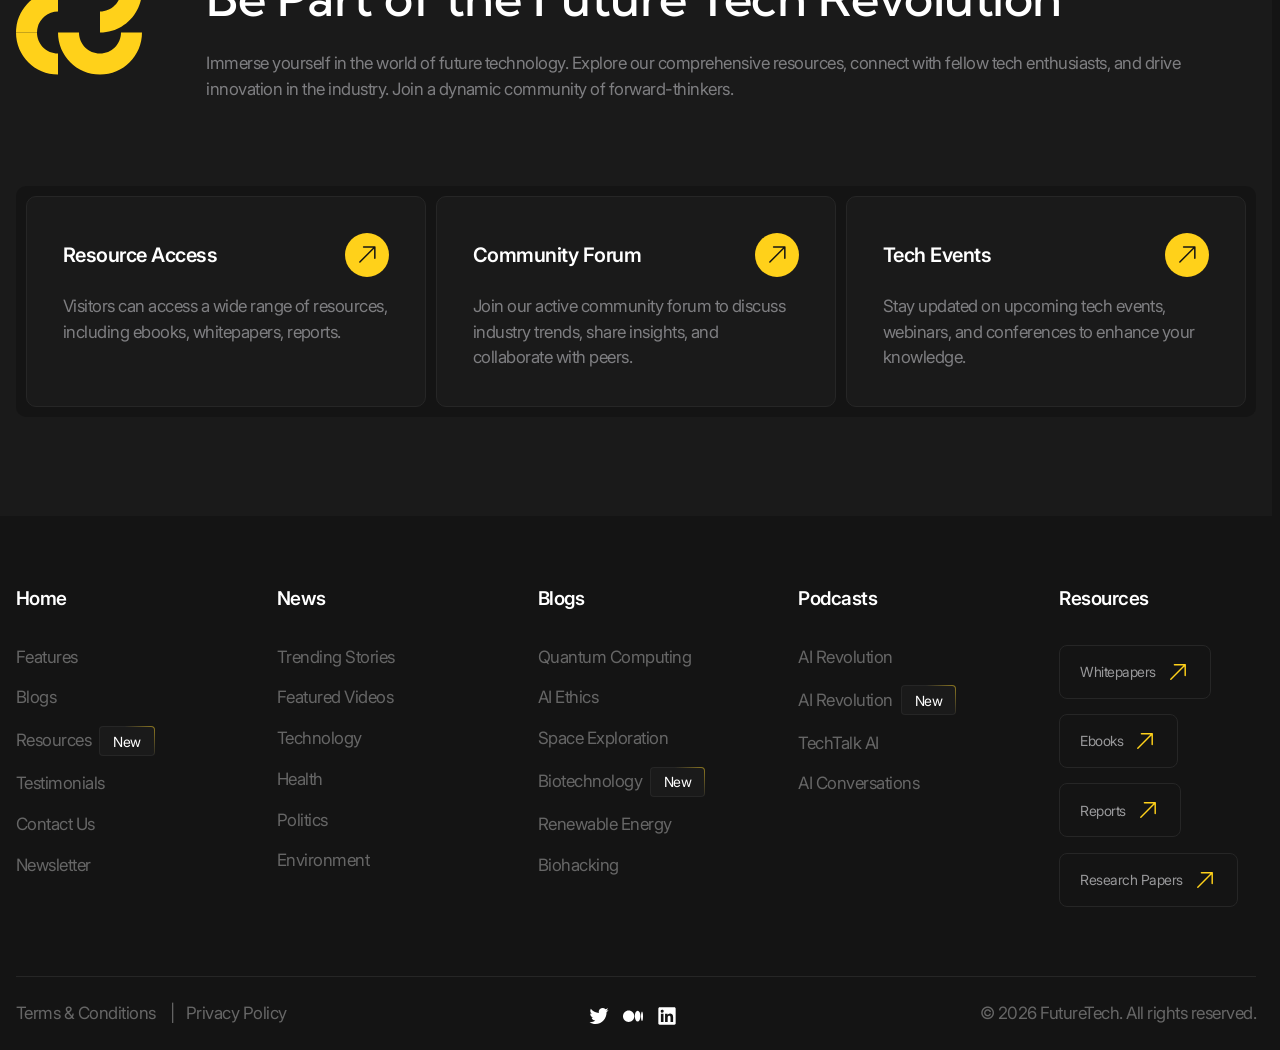
<file: news.html>
<!doctype html>
<html lang="en">
  <head>
    <meta charset="UTF-8" />
    <meta
      name="viewport"
      content="width=device-width, user-scalable=no, initial-scale=1.0, maximum-scale=1.0, minimum-scale=1.0"
    />
    <meta http-equiv="X-UA-Compatible" content="ie=edge" />
    <title>Future Tech | News</title>
    <link rel="stylesheet" href="./styles/main.css" />
    <script src="./scripts/main.js" type="module"></script>
  </head>
  <body>
    <header class="header" data-js-header>
      <div class="header__promo">
        <div class="header__promo-inner container">
          <a href="./index.html" class="header__promo-link"
            ><span class="icon icon--yellow-arrow"
              >Subscribe to our Newsletter For New & latest Blogs and Resources</span
            ></a
          >
        </div>
      </div>
      <div class="header__body">
        <div class="header__body-inner container">
          <a href="./index.html" class="header__logo logo" aria-label="Home" title="Home">
            <img src="./images/logo.svg" alt="" class="logo__image" width="179" height="50" />
          </a>
          <div class="header__overlay" data-js-header-overlay>
            <nav class="header__menu">
              <ul class="header__menu-list">
                <li class="header__menu-item">
                  <a href="./index.html" class="header__menu-link">Home</a>
                </li>
                <li class="header__menu-item">
                  <a href="./news.html" class="header__menu-link is-active">News</a>
                </li>
                <li class="header__menu-item">
                  <a href="./podcasts.html" class="header__menu-link">Podcasts</a>
                </li>
                <li class="header__menu-item">
                  <a href="./resources.html" class="header__menu-link">Resources</a>
                </li>
              </ul>
            </nav>
            <a href="./contacts.html" class="header__contact-us-link button button--accent"
              >Contact Us</a
            >
          </div>
          <button
            class="header__burger-button burger-button visible-mobile"
            type="button"
            aria-label="Open menu"
            title="Open menu"
            data-js-header-burger-button
          >
            <span class="burger-button__line"></span>
            <span class="burger-button__line"></span>
            <span class="burger-button__line"></span>
          </button>
        </div>
      </div>
    </header>
    <main>
      <section class="hero-alt" aria-labelledby="news-title">
        <header class="hero-alt__header">
          <div class="hero-alt__header-inner container">
            <h1 class="hero-alt__title" id="news-title">
              Today's Headlines: Stay <span class="hero-alt__title-hidden-part">Informed</span>
            </h1>
            <p class="hero-alt__subtitle h1 hidden-mobile" aria-hidden="true">Informed</p>
            <p class="hero-alt__description">
              Explore the latest news from around the world. We bring you up-to-the-minute updates
              on the most significant events, trends, and stories. Discover the world through our
              news coverage.
            </p>
          </div>
        </header>
        <div class="hero-alt__body">
          <ul class="list">
            <li class="list__item">
              <article class="news-card container">
                <img
                  src="./images/news/1.jpg"
                  alt=""
                  class="news-card__image"
                  width="515"
                  height="427"
                  loading="lazy"
                />
                <div class="news-card__body">
                  <h2 class="news-card__title">
                    Global Climate Summit Addresses Urgent Climate Action
                  </h2>
                  <div class="news-card__description">
                    <p>
                      World leaders gathered at the Global Climate Summit to discuss urgent climate
                      action, emissions reductions, and renewable energy targets.
                    </p>
                  </div>
                </div>
                <div class="news-card__summary summary">
                  <dl class="summary__list">
                    <div class="summary__item">
                      <dt class="summary__key">Category</dt>
                      <dd class="summary__value">Environment</dd>
                    </div>
                    <div class="summary__item">
                      <dt class="summary__key">Publication Date</dt>
                      <dd class="summary__value">
                        <time datetime="2023-10-10">October 10, 2023</time>
                      </dd>
                    </div>
                    <div class="summary__item">
                      <dt class="summary__key">Author</dt>
                      <dd class="summary__value">Jane Smith</dd>
                    </div>
                  </dl>
                </div>
                <div class="news-card__controls">
                  <div class="news-card__actions blog-actions">
                    <ul class="blog-actions__list">
                      <li class="blog-actions__item">
                        <button
                          class="blog-actions__button"
                          type="button"
                          aria-label="Like"
                          title="Like"
                        >
                          <span class="blog-actions__icon-wrapper"
                            ><svg
                              width="24"
                              height="25"
                              viewBox="0 0 24 25"
                              fill="none"
                              xmlns="http://www.w3.org/2000/svg"
                            >
                              <path
                                d="M11.645 21.4107L11.6384 21.4071L11.6158 21.3949C11.5965 21.3844 11.5689 21.3693 11.5336 21.3496C11.4629 21.3101 11.3612 21.2524 11.233 21.1769C10.9765 21.0261 10.6132 20.8039 10.1785 20.515C9.31074 19.9381 8.15122 19.0901 6.9886 18.0063C4.68781 15.8615 2.25 12.6751 2.25 8.75C2.25 5.82194 4.7136 3.5 7.6875 3.5C9.43638 3.5 11.0023 4.29909 12 5.5516C12.9977 4.29909 14.5636 3.5 16.3125 3.5C19.2864 3.5 21.75 5.82194 21.75 8.75C21.75 12.6751 19.3122 15.8615 17.0114 18.0063C15.8488 19.0901 14.6893 19.9381 13.8215 20.515C13.3868 20.8039 13.0235 21.0261 12.767 21.1769C12.6388 21.2524 12.5371 21.3101 12.4664 21.3496C12.4311 21.3693 12.4035 21.3844 12.3842 21.3949L12.3616 21.4071L12.355 21.4107L12.3523 21.4121C12.1323 21.5289 11.8677 21.5289 11.6477 21.4121L11.645 21.4107Z"
                                stroke="#666666"
                                stroke-width="1.5"
                                stroke-linejoin="round"
                              />
                            </svg>
                          </span>
                          <span>14k</span>
                        </button>
                      </li>
                      <li class="blog-actions__item">
                        <button
                          class="blog-actions__button"
                          type="button"
                          aria-label="Share"
                          title="Share"
                        >
                          <span class="blog-actions__icon-wrapper">
                            <svg
                              width="24"
                              height="25"
                              viewBox="0 0 24 25"
                              fill="none"
                              xmlns="http://www.w3.org/2000/svg"
                            >
                              <path
                                d="M10.0384 14.4616L4.1719 11.7951C3.36454 11.4281 3.39898 10.2697 4.22673 9.95134L18.8999 4.30781C19.7087 3.99675 20.5033 4.79139 20.1922 5.60013L14.5487 20.2733C14.2303 21.1011 13.072 21.1355 12.705 20.3281L10.0384 14.4616ZM10.0384 14.4616L14.4231 10.077"
                                stroke="#666666"
                                stroke-width="1.5"
                                stroke-linecap="round"
                                stroke-linejoin="round"
                              />
                            </svg>
                          </span>
                          <span>204</span>
                        </button>
                      </li>
                    </ul>
                  </div>
                  <a href="./index.html" class="news-card__link button">Read More</a>
                </div>
              </article>
            </li>
            <li class="list__item">
              <div class="news container">
                <ul class="news__list">
                  <li class="news__item">
                    <article class="news-card">
                      <img
                        src="./images/news/2.jpg"
                        alt=""
                        class="news-card__image"
                        width="512"
                        height="222"
                        loading="lazy"
                      />
                      <div class="news-card__body">
                        <h2 class="news-card__title h6">
                          A Decisive Victory for Progressive Policies
                        </h2>
                        <div class="news-card__description">
                          <p>Politics</p>
                        </div>
                      </div>
                      <div class="news-card__controls">
                        <div class="news-card__actions blog-actions">
                          <ul class="blog-actions__list">
                            <li class="blog-actions__item">
                              <button
                                class="blog-actions__button"
                                type="button"
                                aria-label="Like"
                                title="Like"
                              >
                                <span class="blog-actions__icon-wrapper"
                                  ><svg
                                    width="24"
                                    height="25"
                                    viewBox="0 0 24 25"
                                    fill="none"
                                    xmlns="http://www.w3.org/2000/svg"
                                  >
                                    <path
                                      d="M11.645 21.4107L11.6384 21.4071L11.6158 21.3949C11.5965 21.3844 11.5689 21.3693 11.5336 21.3496C11.4629 21.3101 11.3612 21.2524 11.233 21.1769C10.9765 21.0261 10.6132 20.8039 10.1785 20.515C9.31074 19.9381 8.15122 19.0901 6.9886 18.0063C4.68781 15.8615 2.25 12.6751 2.25 8.75C2.25 5.82194 4.7136 3.5 7.6875 3.5C9.43638 3.5 11.0023 4.29909 12 5.5516C12.9977 4.29909 14.5636 3.5 16.3125 3.5C19.2864 3.5 21.75 5.82194 21.75 8.75C21.75 12.6751 19.3122 15.8615 17.0114 18.0063C15.8488 19.0901 14.6893 19.9381 13.8215 20.515C13.3868 20.8039 13.0235 21.0261 12.767 21.1769C12.6388 21.2524 12.5371 21.3101 12.4664 21.3496C12.4311 21.3693 12.4035 21.3844 12.3842 21.3949L12.3616 21.4071L12.355 21.4107L12.3523 21.4121C12.1323 21.5289 11.8677 21.5289 11.6477 21.4121L11.645 21.4107Z"
                                      stroke="#666666"
                                      stroke-width="1.5"
                                      stroke-linejoin="round"
                                    />
                                  </svg>
                                </span>
                                <span>2.2k</span>
                              </button>
                            </li>
                            <li class="blog-actions__item">
                              <button
                                class="blog-actions__button"
                                type="button"
                                aria-label="Share"
                                title="Share"
                              >
                                <span class="blog-actions__icon-wrapper">
                                  <svg
                                    width="24"
                                    height="25"
                                    viewBox="0 0 24 25"
                                    fill="none"
                                    xmlns="http://www.w3.org/2000/svg"
                                  >
                                    <path
                                      d="M10.0384 14.4616L4.1719 11.7951C3.36454 11.4281 3.39898 10.2697 4.22673 9.95134L18.8999 4.30781C19.7087 3.99675 20.5033 4.79139 20.1922 5.60013L14.5487 20.2733C14.2303 21.1011 13.072 21.1355 12.705 20.3281L10.0384 14.4616ZM10.0384 14.4616L14.4231 10.077"
                                      stroke="#666666"
                                      stroke-width="1.5"
                                      stroke-linecap="round"
                                      stroke-linejoin="round"
                                    />
                                  </svg>
                                </span>
                                <span>60</span>
                              </button>
                            </li>
                          </ul>
                        </div>
                        <a href="./index.html" class="news-card__link button"
                          ><span class="icon icon--yellow-arrow">Read More</span></a
                        >
                      </div>
                    </article>
                  </li>
                  <li class="news__item">
                    <article class="news-card">
                      <img
                        src="./images/news/3.jpg"
                        alt=""
                        class="news-card__image"
                        width="512"
                        height="222"
                        loading="lazy"
                      />
                      <div class="news-card__body">
                        <h2 class="news-card__title h6">
                          Tech Giants Unveil Cutting-Edge AI Innovations
                        </h2>
                        <div class="news-card__description">
                          <p>Technology</p>
                        </div>
                      </div>
                      <div class="news-card__controls">
                        <div class="news-card__actions blog-actions">
                          <ul class="blog-actions__list">
                            <li class="blog-actions__item">
                              <button
                                class="blog-actions__button"
                                type="button"
                                aria-label="Like"
                                title="Like"
                              >
                                <span class="blog-actions__icon-wrapper"
                                  ><svg
                                    width="24"
                                    height="25"
                                    viewBox="0 0 24 25"
                                    fill="none"
                                    xmlns="http://www.w3.org/2000/svg"
                                  >
                                    <path
                                      d="M11.645 21.4107L11.6384 21.4071L11.6158 21.3949C11.5965 21.3844 11.5689 21.3693 11.5336 21.3496C11.4629 21.3101 11.3612 21.2524 11.233 21.1769C10.9765 21.0261 10.6132 20.8039 10.1785 20.515C9.31074 19.9381 8.15122 19.0901 6.9886 18.0063C4.68781 15.8615 2.25 12.6751 2.25 8.75C2.25 5.82194 4.7136 3.5 7.6875 3.5C9.43638 3.5 11.0023 4.29909 12 5.5516C12.9977 4.29909 14.5636 3.5 16.3125 3.5C19.2864 3.5 21.75 5.82194 21.75 8.75C21.75 12.6751 19.3122 15.8615 17.0114 18.0063C15.8488 19.0901 14.6893 19.9381 13.8215 20.515C13.3868 20.8039 13.0235 21.0261 12.767 21.1769C12.6388 21.2524 12.5371 21.3101 12.4664 21.3496C12.4311 21.3693 12.4035 21.3844 12.3842 21.3949L12.3616 21.4071L12.355 21.4107L12.3523 21.4121C12.1323 21.5289 11.8677 21.5289 11.6477 21.4121L11.645 21.4107Z"
                                      stroke="#666666"
                                      stroke-width="1.5"
                                      stroke-linejoin="round"
                                    />
                                  </svg>
                                </span>
                                <span>6k</span>
                              </button>
                            </li>
                            <li class="blog-actions__item">
                              <button
                                class="blog-actions__button"
                                type="button"
                                aria-label="Share"
                                title="Share"
                              >
                                <span class="blog-actions__icon-wrapper">
                                  <svg
                                    width="24"
                                    height="25"
                                    viewBox="0 0 24 25"
                                    fill="none"
                                    xmlns="http://www.w3.org/2000/svg"
                                  >
                                    <path
                                      d="M10.0384 14.4616L4.1719 11.7951C3.36454 11.4281 3.39898 10.2697 4.22673 9.95134L18.8999 4.30781C19.7087 3.99675 20.5033 4.79139 20.1922 5.60013L14.5487 20.2733C14.2303 21.1011 13.072 21.1355 12.705 20.3281L10.0384 14.4616ZM10.0384 14.4616L14.4231 10.077"
                                      stroke="#666666"
                                      stroke-width="1.5"
                                      stroke-linecap="round"
                                      stroke-linejoin="round"
                                    />
                                  </svg>
                                </span>
                                <span>92</span>
                              </button>
                            </li>
                          </ul>
                        </div>
                        <a href="./index.html" class="news-card__link button"
                          ><span class="icon icon--yellow-arrow">Read More</span></a
                        >
                      </div>
                    </article>
                  </li>
                  <li class="news__item">
                    <article class="news-card">
                      <img
                        src="./images/news/4.jpg"
                        alt=""
                        class="news-card__image"
                        width="512"
                        height="222"
                        loading="lazy"
                      />
                      <div class="news-card__body">
                        <h2 class="news-card__title h6">COVID-19 Variants</h2>
                        <div class="news-card__description">
                          <p>Health</p>
                        </div>
                      </div>
                      <div class="news-card__controls">
                        <div class="news-card__actions blog-actions">
                          <ul class="blog-actions__list">
                            <li class="blog-actions__item">
                              <button
                                class="blog-actions__button"
                                type="button"
                                aria-label="Like"
                                title="Like"
                              >
                                <span class="blog-actions__icon-wrapper"
                                  ><svg
                                    width="24"
                                    height="25"
                                    viewBox="0 0 24 25"
                                    fill="none"
                                    xmlns="http://www.w3.org/2000/svg"
                                  >
                                    <path
                                      d="M11.645 21.4107L11.6384 21.4071L11.6158 21.3949C11.5965 21.3844 11.5689 21.3693 11.5336 21.3496C11.4629 21.3101 11.3612 21.2524 11.233 21.1769C10.9765 21.0261 10.6132 20.8039 10.1785 20.515C9.31074 19.9381 8.15122 19.0901 6.9886 18.0063C4.68781 15.8615 2.25 12.6751 2.25 8.75C2.25 5.82194 4.7136 3.5 7.6875 3.5C9.43638 3.5 11.0023 4.29909 12 5.5516C12.9977 4.29909 14.5636 3.5 16.3125 3.5C19.2864 3.5 21.75 5.82194 21.75 8.75C21.75 12.6751 19.3122 15.8615 17.0114 18.0063C15.8488 19.0901 14.6893 19.9381 13.8215 20.515C13.3868 20.8039 13.0235 21.0261 12.767 21.1769C12.6388 21.2524 12.5371 21.3101 12.4664 21.3496C12.4311 21.3693 12.4035 21.3844 12.3842 21.3949L12.3616 21.4071L12.355 21.4107L12.3523 21.4121C12.1323 21.5289 11.8677 21.5289 11.6477 21.4121L11.645 21.4107Z"
                                      stroke="#666666"
                                      stroke-width="1.5"
                                      stroke-linejoin="round"
                                    />
                                  </svg>
                                </span>
                                <span>10k</span>
                              </button>
                            </li>
                            <li class="blog-actions__item">
                              <button
                                class="blog-actions__button"
                                type="button"
                                aria-label="Share"
                                title="Share"
                              >
                                <span class="blog-actions__icon-wrapper">
                                  <svg
                                    width="24"
                                    height="25"
                                    viewBox="0 0 24 25"
                                    fill="none"
                                    xmlns="http://www.w3.org/2000/svg"
                                  >
                                    <path
                                      d="M10.0384 14.4616L4.1719 11.7951C3.36454 11.4281 3.39898 10.2697 4.22673 9.95134L18.8999 4.30781C19.7087 3.99675 20.5033 4.79139 20.1922 5.60013L14.5487 20.2733C14.2303 21.1011 13.072 21.1355 12.705 20.3281L10.0384 14.4616ZM10.0384 14.4616L14.4231 10.077"
                                      stroke="#666666"
                                      stroke-width="1.5"
                                      stroke-linecap="round"
                                      stroke-linejoin="round"
                                    />
                                  </svg>
                                </span>
                                <span>124</span>
                              </button>
                            </li>
                          </ul>
                        </div>
                        <a href="./index.html" class="news-card__link button"
                          ><span class="icon icon--yellow-arrow">Read More</span></a
                        >
                      </div>
                    </article>
                  </li>
                </ul>
              </div>
            </li>
          </ul>
        </div>
      </section>

      <section class="section" aria-labelledby="news-tab-title">
        <header class="section__header">
          <div class="section__header-inner container">
            <div class="section__header-info">
              <p class="section__subtitle tag">Welcome to Our News Hub</p>
              <h2 class="section__title" id="news-tab-title">Discover the World of Headlines</h2>
            </div>
            <div class="section__actions">
              <a href="./news.html" class="section__link button">
                <span class="icon icon--yellow-arrow">View All News</span>
              </a>
            </div>
          </div>
        </header>
        <div class="section__body tabs" data-js-tabs>
          <h3 class="visually-hidden" id="news-category-title">News category</h3>
          <header class="tabs__header">
            <div
              class="tabs__buttons container"
              role="tablist"
              aria-labelledby="news-category-title"
            >
              <button
                class="tabs__button is-active"
                type="button"
                id="tab-1"
                role="tab"
                aria-controls="tabpanel-1"
                data-js-tabs-button
                aria-selected="true"
              >
                All
              </button>
              <button
                class="tabs__button"
                type="button"
                id="tab-2"
                role="tab"
                aria-controls="tabpanel-2"
                data-js-tabs-button
                aria-selected="false"
                tabindex="-1"
              >
                Technology
              </button>
              <button
                class="tabs__button"
                type="button"
                id="tab-3"
                role="tab"
                aria-controls="tabpanel-3"
                data-js-tabs-button
                aria-selected="false"
                tabindex="-1"
              >
                Politics
              </button>
              <button
                class="tabs__button"
                type="button"
                id="tab-4"
                role="tab"
                aria-controls="tabpanel-4"
                data-js-tabs-button
                aria-selected="false"
                tabindex="-1"
              >
                Health
              </button>
              <button
                class="tabs__button"
                type="button"
                id="tab-5"
                role="tab"
                aria-controls="tabpanel-5"
                data-js-tabs-button
                aria-selected="false"
                tabindex="-1"
              >
                Environment
              </button>
              <button
                class="tabs__button"
                type="button"
                id="tab-6"
                role="tab"
                aria-controls="tabpanel-6"
                data-js-tabs-button
                aria-selected="false"
                tabindex="-1"
              >
                Sports
              </button>
            </div>
          </header>
          <div class="tabs__body">
            <div
              class="tabs__content is-active"
              id="tabpanel-1"
              aria-labelledby="tab-1"
              tabindex="0"
              data-js-tabs-content
            >
              <ul class="list">
                <li class="list__item">
                  <article class="blog-card container">
                    <div class="blog-card__author person-card">
                      <img
                        src="./images/blog/1.png"
                        alt=""
                        class="person-card__image"
                        width="80"
                        height="80"
                        loading="lazy"
                      />
                      <div class="person-card__body">
                        <p class="person-card__name">John Techson</p>
                        <p class="person-card__department">Technology</p>
                      </div>
                    </div>
                    <div class="blog-card__body">
                      <time datetime="2023-10-15" class="blog-card__date h6">October 15, 2023</time>
                      <div class="blog-card__info">
                        <h4 class="blog-card__title">Tech Giants Announce New Product Line</h4>
                        <div class="blog-card__description">
                          <p>
                            Explore the latest innovations from tech industry leaders, unveiling new
                            products that promise to transform the digital landscape
                          </p>
                        </div>
                      </div>
                      <div class="blog-card__actions blog-actions">
                        <ul class="blog-actions__list">
                          <li class="blog-actions__item">
                            <button
                              class="blog-actions__button is-active"
                              type="button"
                              aria-label="Dislike"
                              title="Dislike"
                            >
                              <span class="blog-actions__icon-wrapper"
                                ><svg
                                  width="24"
                                  height="25"
                                  viewBox="0 0 24 25"
                                  fill="none"
                                  xmlns="http://www.w3.org/2000/svg"
                                >
                                  <path
                                    d="M11.645 21.4107L11.6384 21.4071L11.6158 21.3949C11.5965 21.3844 11.5689 21.3693 11.5336 21.3496C11.4629 21.3101 11.3612 21.2524 11.233 21.1769C10.9765 21.0261 10.6132 20.8039 10.1785 20.515C9.31074 19.9381 8.15122 19.0901 6.9886 18.0063C4.68781 15.8615 2.25 12.6751 2.25 8.75C2.25 5.82194 4.7136 3.5 7.6875 3.5C9.43638 3.5 11.0023 4.29909 12 5.5516C12.9977 4.29909 14.5636 3.5 16.3125 3.5C19.2864 3.5 21.75 5.82194 21.75 8.75C21.75 12.6751 19.3122 15.8615 17.0114 18.0063C15.8488 19.0901 14.6893 19.9381 13.8215 20.515C13.3868 20.8039 13.0235 21.0261 12.767 21.1769C12.6388 21.2524 12.5371 21.3101 12.4664 21.3496C12.4311 21.3693 12.4035 21.3844 12.3842 21.3949L12.3616 21.4071L12.355 21.4107L12.3523 21.4121C12.1323 21.5289 11.8677 21.5289 11.6477 21.4121L11.645 21.4107Z"
                                    stroke="#666666"
                                    stroke-width="1.5"
                                    stroke-linejoin="round"
                                  />
                                </svg>
                              </span>
                              <span>24.5k</span>
                            </button>
                          </li>
                          <li class="blog-actions__item">
                            <button
                              class="blog-actions__button"
                              type="button"
                              aria-label="Discuss"
                              title="Discuss"
                            >
                              <span class="blog-actions__icon-wrapper">
                                <svg
                                  width="24"
                                  height="25"
                                  viewBox="0 0 24 25"
                                  fill="none"
                                  xmlns="http://www.w3.org/2000/svg"
                                >
                                  <path
                                    d="M8.48581 19.6888C9.54657 20.2083 10.7392 20.5 12 20.5C16.4183 20.5 20 16.9183 20 12.5C20 8.08172 16.4183 4.5 12 4.5C7.58172 4.5 4 8.08172 4 12.5C4 14.1401 4.49356 15.665 5.34026 16.9341M8.48581 19.6888L4 20.5L5.34026 16.9341M8.48581 19.6888L8.49231 19.6877M5.34026 16.9341L5.34154 16.9308"
                                    stroke="#666666"
                                    stroke-width="1.5"
                                    stroke-linecap="round"
                                    stroke-linejoin="round"
                                  />
                                </svg>
                              </span>
                              <span>50</span>
                            </button>
                          </li>
                          <li class="blog-actions__item">
                            <button
                              class="blog-actions__button"
                              type="button"
                              aria-label="Share"
                              title="Share"
                            >
                              <span class="blog-actions__icon-wrapper">
                                <svg
                                  width="24"
                                  height="25"
                                  viewBox="0 0 24 25"
                                  fill="none"
                                  xmlns="http://www.w3.org/2000/svg"
                                >
                                  <path
                                    d="M10.0384 14.4616L4.1719 11.7951C3.36454 11.4281 3.39898 10.2697 4.22673 9.95134L18.8999 4.30781C19.7087 3.99675 20.5033 4.79139 20.1922 5.60013L14.5487 20.2733C14.2303 21.1011 13.072 21.1355 12.705 20.3281L10.0384 14.4616ZM10.0384 14.4616L14.4231 10.077"
                                    stroke="#666666"
                                    stroke-width="1.5"
                                    stroke-linecap="round"
                                    stroke-linejoin="round"
                                  />
                                </svg>
                              </span>
                              <span>20</span>
                            </button>
                          </li>
                        </ul>
                      </div>
                    </div>
                    <a href="./index.html" class="blog-card__link button">
                      <span class="icon icon--yellow-arrow">Read More</span>
                    </a>
                  </article>
                </li>
                <li class="list__item">
                  <article class="blog-card container">
                    <div class="blog-card__author person-card">
                      <img
                        src="./images/blog/2.png"
                        alt=""
                        class="person-card__image"
                        width="80"
                        height="80"
                        loading="lazy"
                      />
                      <div class="person-card__body">
                        <p class="person-card__name">Sarah Ethicist</p>
                        <p class="person-card__department">Technology</p>
                      </div>
                    </div>
                    <div class="blog-card__body">
                      <time datetime="2023-10-11" class="blog-card__date h6">October 11, 2023</time>
                      <div class="blog-card__info">
                        <h4 class="blog-card__title">The Future of Autonomous Vehicles</h4>
                        <div class="blog-card__description">
                          <p>
                            An in-depth analysis of the rapid advancements in autonomous vehicle
                            technology and their impact on transportation.
                          </p>
                        </div>
                      </div>
                      <div class="blog-card__actions blog-actions">
                        <ul class="blog-actions__list">
                          <li class="blog-actions__item">
                            <button
                              class="blog-actions__button"
                              type="button"
                              aria-label="Dislike"
                              title="Dislike"
                            >
                              <span class="blog-actions__icon-wrapper"
                                ><svg
                                  width="24"
                                  height="25"
                                  viewBox="0 0 24 25"
                                  fill="none"
                                  xmlns="http://www.w3.org/2000/svg"
                                >
                                  <path
                                    d="M11.645 21.4107L11.6384 21.4071L11.6158 21.3949C11.5965 21.3844 11.5689 21.3693 11.5336 21.3496C11.4629 21.3101 11.3612 21.2524 11.233 21.1769C10.9765 21.0261 10.6132 20.8039 10.1785 20.515C9.31074 19.9381 8.15122 19.0901 6.9886 18.0063C4.68781 15.8615 2.25 12.6751 2.25 8.75C2.25 5.82194 4.7136 3.5 7.6875 3.5C9.43638 3.5 11.0023 4.29909 12 5.5516C12.9977 4.29909 14.5636 3.5 16.3125 3.5C19.2864 3.5 21.75 5.82194 21.75 8.75C21.75 12.6751 19.3122 15.8615 17.0114 18.0063C15.8488 19.0901 14.6893 19.9381 13.8215 20.515C13.3868 20.8039 13.0235 21.0261 12.767 21.1769C12.6388 21.2524 12.5371 21.3101 12.4664 21.3496C12.4311 21.3693 12.4035 21.3844 12.3842 21.3949L12.3616 21.4071L12.355 21.4107L12.3523 21.4121C12.1323 21.5289 11.8677 21.5289 11.6477 21.4121L11.645 21.4107Z"
                                    stroke="#666666"
                                    stroke-width="1.5"
                                    stroke-linejoin="round"
                                  />
                                </svg>
                              </span>
                              <span>32k</span>
                            </button>
                          </li>
                          <li class="blog-actions__item">
                            <button
                              class="blog-actions__button"
                              type="button"
                              aria-label="Discuss"
                              title="Discuss"
                            >
                              <span class="blog-actions__icon-wrapper">
                                <svg
                                  width="24"
                                  height="25"
                                  viewBox="0 0 24 25"
                                  fill="none"
                                  xmlns="http://www.w3.org/2000/svg"
                                >
                                  <path
                                    d="M8.48581 19.6888C9.54657 20.2083 10.7392 20.5 12 20.5C16.4183 20.5 20 16.9183 20 12.5C20 8.08172 16.4183 4.5 12 4.5C7.58172 4.5 4 8.08172 4 12.5C4 14.1401 4.49356 15.665 5.34026 16.9341M8.48581 19.6888L4 20.5L5.34026 16.9341M8.48581 19.6888L8.49231 19.6877M5.34026 16.9341L5.34154 16.9308"
                                    stroke="#666666"
                                    stroke-width="1.5"
                                    stroke-linecap="round"
                                    stroke-linejoin="round"
                                  />
                                </svg>
                              </span>
                              <span>72</span>
                            </button>
                          </li>
                          <li class="blog-actions__item">
                            <button
                              class="blog-actions__button"
                              type="button"
                              aria-label="Share"
                              title="Share"
                            >
                              <span class="blog-actions__icon-wrapper">
                                <svg
                                  width="24"
                                  height="25"
                                  viewBox="0 0 24 25"
                                  fill="none"
                                  xmlns="http://www.w3.org/2000/svg"
                                >
                                  <path
                                    d="M10.0384 14.4616L4.1719 11.7951C3.36454 11.4281 3.39898 10.2697 4.22673 9.95134L18.8999 4.30781C19.7087 3.99675 20.5033 4.79139 20.1922 5.60013L14.5487 20.2733C14.2303 21.1011 13.072 21.1355 12.705 20.3281L10.0384 14.4616ZM10.0384 14.4616L14.4231 10.077"
                                    stroke="#666666"
                                    stroke-width="1.5"
                                    stroke-linecap="round"
                                    stroke-linejoin="round"
                                  />
                                </svg>
                              </span>
                              <span>18</span>
                            </button>
                          </li>
                        </ul>
                      </div>
                    </div>
                    <a href="./index.html" class="blog-card__link button">
                      <span class="icon icon--yellow-arrow">Read More</span>
                    </a>
                  </article>
                </li>
                <li class="list__item">
                  <article class="blog-card container">
                    <div class="blog-card__author person-card">
                      <img
                        src="./images/blog/3.png"
                        alt=""
                        class="person-card__image"
                        width="80"
                        height="80"
                        loading="lazy"
                      />
                      <div class="person-card__body">
                        <p class="person-card__name">Astronomer X</p>
                        <p class="person-card__department">Technology</p>
                      </div>
                    </div>
                    <div class="blog-card__body">
                      <time datetime="2023-12-10" class="blog-card__date h6"
                        >December 10, 2023</time
                      >
                      <div class="blog-card__info">
                        <h4 class="blog-card__title">Tech Startups Secure Record Funding</h4>
                        <div class="blog-card__description">
                          <p>
                            An overview of the recent surge in funding for tech startups, shaping
                            the entrepreneurial landscape.
                          </p>
                        </div>
                      </div>
                      <div class="blog-card__actions blog-actions">
                        <ul class="blog-actions__list">
                          <li class="blog-actions__item">
                            <button
                              class="blog-actions__button"
                              type="button"
                              aria-label="Dislike"
                              title="Dislike"
                            >
                              <span class="blog-actions__icon-wrapper"
                                ><svg
                                  width="24"
                                  height="25"
                                  viewBox="0 0 24 25"
                                  fill="none"
                                  xmlns="http://www.w3.org/2000/svg"
                                >
                                  <path
                                    d="M11.645 21.4107L11.6384 21.4071L11.6158 21.3949C11.5965 21.3844 11.5689 21.3693 11.5336 21.3496C11.4629 21.3101 11.3612 21.2524 11.233 21.1769C10.9765 21.0261 10.6132 20.8039 10.1785 20.515C9.31074 19.9381 8.15122 19.0901 6.9886 18.0063C4.68781 15.8615 2.25 12.6751 2.25 8.75C2.25 5.82194 4.7136 3.5 7.6875 3.5C9.43638 3.5 11.0023 4.29909 12 5.5516C12.9977 4.29909 14.5636 3.5 16.3125 3.5C19.2864 3.5 21.75 5.82194 21.75 8.75C21.75 12.6751 19.3122 15.8615 17.0114 18.0063C15.8488 19.0901 14.6893 19.9381 13.8215 20.515C13.3868 20.8039 13.0235 21.0261 12.767 21.1769C12.6388 21.2524 12.5371 21.3101 12.4664 21.3496C12.4311 21.3693 12.4035 21.3844 12.3842 21.3949L12.3616 21.4071L12.355 21.4107L12.3523 21.4121C12.1323 21.5289 11.8677 21.5289 11.6477 21.4121L11.645 21.4107Z"
                                    stroke="#666666"
                                    stroke-width="1.5"
                                    stroke-linejoin="round"
                                  />
                                </svg>
                              </span>
                              <span>20k</span>
                            </button>
                          </li>
                          <li class="blog-actions__item">
                            <button
                              class="blog-actions__button"
                              type="button"
                              aria-label="Discuss"
                              title="Discuss"
                            >
                              <span class="blog-actions__icon-wrapper">
                                <svg
                                  width="24"
                                  height="25"
                                  viewBox="0 0 24 25"
                                  fill="none"
                                  xmlns="http://www.w3.org/2000/svg"
                                >
                                  <path
                                    d="M8.48581 19.6888C9.54657 20.2083 10.7392 20.5 12 20.5C16.4183 20.5 20 16.9183 20 12.5C20 8.08172 16.4183 4.5 12 4.5C7.58172 4.5 4 8.08172 4 12.5C4 14.1401 4.49356 15.665 5.34026 16.9341M8.48581 19.6888L4 20.5L5.34026 16.9341M8.48581 19.6888L8.49231 19.6877M5.34026 16.9341L5.34154 16.9308"
                                    stroke="#666666"
                                    stroke-width="1.5"
                                    stroke-linecap="round"
                                    stroke-linejoin="round"
                                  />
                                </svg>
                              </span>
                              <span>31</span>
                            </button>
                          </li>
                          <li class="blog-actions__item">
                            <button
                              class="blog-actions__button"
                              type="button"
                              aria-label="Share"
                              title="Share"
                            >
                              <span class="blog-actions__icon-wrapper">
                                <svg
                                  width="24"
                                  height="25"
                                  viewBox="0 0 24 25"
                                  fill="none"
                                  xmlns="http://www.w3.org/2000/svg"
                                >
                                  <path
                                    d="M10.0384 14.4616L4.1719 11.7951C3.36454 11.4281 3.39898 10.2697 4.22673 9.95134L18.8999 4.30781C19.7087 3.99675 20.5033 4.79139 20.1922 5.60013L14.5487 20.2733C14.2303 21.1011 13.072 21.1355 12.705 20.3281L10.0384 14.4616ZM10.0384 14.4616L14.4231 10.077"
                                    stroke="#666666"
                                    stroke-width="1.5"
                                    stroke-linecap="round"
                                    stroke-linejoin="round"
                                  />
                                </svg>
                              </span>
                              <span>12</span>
                            </button>
                          </li>
                        </ul>
                      </div>
                    </div>
                    <a href="./index.html" class="blog-card__link button">
                      <span class="icon icon--yellow-arrow">Read More</span>
                    </a>
                  </article>
                </li>
              </ul>
            </div>
            <div
              class="tabs__content"
              id="tabpanel-2"
              aria-labelledby="tab-2"
              tabindex="0"
              data-js-tabs-content
            >
              Lorem ipsum dolor sit amet consectetur adipisicing elit. Dolor est exercitationem sit
              atque rem dicta aliquam amet labore explicabo modi, odit sint velit ea doloremque
              possimus praesentium ipsam quidem! Inventore fuga debitis odit atque excepturi id, at
              minima expedita tempora sunt quia? Accusamus, officiis facilis alias, optio molestiae
              temporibus voluptas et atque magni nihil laudantium veniam dicta ipsum accusantium
              quod commodi amet sunt labore nisi quibusdam repellat reprehenderit veritatis. Magni
              magnam atque, est minima, exercitationem, porro eveniet dignissimos dolorum
              consequatur laboriosam hic praesentium sint. Delectus fugiat qui autem voluptate
              nesciunt ad? Ipsam sunt vel libero odit ducimus? Voluptatum tenetur eligendi sunt,
              ullam officiis repudiandae est rem unde vitae labore laudantium blanditiis!
              Consequuntur debitis velit nobis nostrum cum voluptatem amet, sint illo exercitationem
              pariatur at minima voluptate consectetur nemo ipsa ratione autem natus voluptas
              nesciunt quaerat magni id? Qui cupiditate id aliquid quos totam nihil nam
              exercitationem eligendi, recusandae, alias libero beatae modi labore. Quibusdam
              ducimus ex a autem necessitatibus quaerat, modi tempora odit at, maiores expedita
              laborum blanditiis harum quia. Voluptatibus numquam vero magni amet dolores nam,
              dolorum corrupti, assumenda itaque sunt accusantium nesciunt reprehenderit, officiis
              tempora dolore iste? Vel eum qui sunt placeat. Molestias laboriosam eaque quia
              consequatur corporis?
            </div>
            <div
              class="tabs__content"
              id="tabpanel-3"
              aria-labelledby="tab-3"
              tabindex="0"
              data-js-tabs-content
            >
              Lorem ipsum dolor sit amet consectetur adipisicing elit. Dolor est exercitationem sit
              atque rem dicta aliquam amet labore explicabo modi, odit sint velit ea doloremque
              possimus praesentium ipsam quidem! Inventore fuga debitis odit atque excepturi id, at
              minima expedita tempora sunt quia? Accusamus, officiis facilis alias, optio molestiae
              temporibus voluptas et atque magni nihil laudantium veniam dicta ipsum accusantium
              quod commodi amet sunt labore nisi quibusdam repellat reprehenderit veritatis. Magni
              magnam atque, est minima, exercitationem, porro eveniet dignissimos dolorum
              consequatur laboriosam hic praesentium sint. Delectus fugiat qui autem voluptate
              nesciunt ad? Ipsam sunt vel libero odit ducimus? Voluptatum tenetur eligendi sunt,
              ullam officiis repudiandae est rem unde vitae labore laudantium blanditiis!
              Consequuntur debitis velit nobis nostrum cum voluptatem amet, sint illo exercitationem
              pariatur at minima voluptate consectetur nemo ipsa ratione autem natus voluptas
              nesciunt quaerat magni id? Qui cupiditate id aliquid quos totam nihil nam
              exercitationem eligendi, recusandae, alias libero beatae modi labore. Quibusdam
              ducimus ex a autem necessitatibus quaerat, modi tempora odit at, maiores expedita
              laborum blanditiis harum quia. Voluptatibus numquam vero magni amet dolores nam,
              dolorum corrupti, assumenda itaque sunt accusantium nesciunt reprehenderit, officiis
              tempora dolore iste? Vel eum qui sunt placeat. Molestias laboriosam eaque quia
              consequatur corporis?
            </div>
            <div
              class="tabs__content"
              id="tabpanel-4"
              aria-labelledby="tab-4"
              tabindex="0"
              data-js-tabs-content
            >
              Lorem ipsum dolor sit amet consectetur adipisicing elit. Dolor est exercitationem sit
              atque rem dicta aliquam amet labore explicabo modi, odit sint velit ea doloremque
              possimus praesentium ipsam quidem! Inventore fuga debitis odit atque excepturi id, at
              minima expedita tempora sunt quia? Accusamus, officiis facilis alias, optio molestiae
              temporibus voluptas et atque magni nihil laudantium veniam dicta ipsum accusantium
              quod commodi amet sunt labore nisi quibusdam repellat reprehenderit veritatis. Magni
              magnam atque, est minima, exercitationem, porro eveniet dignissimos dolorum
              consequatur laboriosam hic praesentium sint. Delectus fugiat qui autem voluptate
              nesciunt ad? Ipsam sunt vel libero odit ducimus? Voluptatum tenetur eligendi sunt,
              ullam officiis repudiandae est rem unde vitae labore laudantium blanditiis!
              Consequuntur debitis velit nobis nostrum cum voluptatem amet, sint illo exercitationem
              pariatur at minima voluptate consectetur nemo ipsa ratione autem natus voluptas
              nesciunt quaerat magni id? Qui cupiditate id aliquid quos totam nihil nam
              exercitationem eligendi, recusandae, alias libero beatae modi labore. Quibusdam
              ducimus ex a autem necessitatibus quaerat, modi tempora odit at, maiores expedita
              laborum blanditiis harum quia. Voluptatibus numquam vero magni amet dolores nam,
              dolorum corrupti, assumenda itaque sunt accusantium nesciunt reprehenderit, officiis
              tempora dolore iste? Vel eum qui sunt placeat. Molestias laboriosam eaque quia
              consequatur corporis?
            </div>
            <div
              class="tabs__content"
              id="tabpanel-5"
              aria-labelledby="tab-5"
              tabindex="0"
              data-js-tabs-content
            >
              Lorem ipsum dolor sit amet consectetur adipisicing elit. Dolor est exercitationem sit
              atque rem dicta aliquam amet labore explicabo modi, odit sint velit ea doloremque
              possimus praesentium ipsam quidem! Inventore fuga debitis odit atque excepturi id, at
              minima expedita tempora sunt quia? Accusamus, officiis facilis alias, optio molestiae
              temporibus voluptas et atque magni nihil laudantium veniam dicta ipsum accusantium
              quod commodi amet sunt labore nisi quibusdam repellat reprehenderit veritatis. Magni
              magnam atque, est minima, exercitationem, porro eveniet dignissimos dolorum
              consequatur laboriosam hic praesentium sint. Delectus fugiat qui autem voluptate
              nesciunt ad? Ipsam sunt vel libero odit ducimus? Voluptatum tenetur eligendi sunt,
              ullam officiis repudiandae est rem unde vitae labore laudantium blanditiis!
              Consequuntur debitis velit nobis nostrum cum voluptatem amet, sint illo exercitationem
              pariatur at minima voluptate consectetur nemo ipsa ratione autem natus voluptas
              nesciunt quaerat magni id? Qui cupiditate id aliquid quos totam nihil nam
              exercitationem eligendi, recusandae, alias libero beatae modi labore. Quibusdam
              ducimus ex a autem necessitatibus quaerat, modi tempora odit at, maiores expedita
              laborum blanditiis harum quia. Voluptatibus numquam vero magni amet dolores nam,
              dolorum corrupti, assumenda itaque sunt accusantium nesciunt reprehenderit, officiis
              tempora dolore iste? Vel eum qui sunt placeat. Molestias laboriosam eaque quia
              consequatur corporis?
            </div>
            <div
              class="tabs__content"
              id="tabpanel-6"
              aria-labelledby="tab-6"
              tabindex="0"
              data-js-tabs-content
            >
              Lorem ipsum dolor sit amet consectetur adipisicing elit. Dolor est exercitationem sit
              atque rem dicta aliquam amet labore explicabo modi, odit sint velit ea doloremque
              possimus praesentium ipsam quidem! Inventore fuga debitis odit atque excepturi id, at
              minima expedita tempora sunt quia? Accusamus, officiis facilis alias, optio molestiae
              temporibus voluptas et atque magni nihil laudantium veniam dicta ipsum accusantium
              quod commodi amet sunt labore nisi quibusdam repellat reprehenderit veritatis. Magni
              magnam atque, est minima, exercitationem, porro eveniet dignissimos dolorum
              consequatur laboriosam hic praesentium sint. Delectus fugiat qui autem voluptate
              nesciunt ad? Ipsam sunt vel libero odit ducimus? Voluptatum tenetur eligendi sunt,
              ullam officiis repudiandae est rem unde vitae labore laudantium blanditiis!
              Consequuntur debitis velit nobis nostrum cum voluptatem amet, sint illo exercitationem
              pariatur at minima voluptate consectetur nemo ipsa ratione autem natus voluptas
              nesciunt quaerat magni id? Qui cupiditate id aliquid quos totam nihil nam
              exercitationem eligendi, recusandae, alias libero beatae modi labore. Quibusdam
              ducimus ex a autem necessitatibus quaerat, modi tempora odit at, maiores expedita
              laborum blanditiis harum quia. Voluptatibus numquam vero magni amet dolores nam,
              dolorum corrupti, assumenda itaque sunt accusantium nesciunt reprehenderit, officiis
              tempora dolore iste? Vel eum qui sunt placeat. Molestias laboriosam eaque quia
              consequatur corporis?
            </div>
          </div>
        </div>
      </section>

      <section class="section" aria-labelledby="videos-title">
        <header class="section__header">
          <div class="section__header-inner container">
            <div class="section__header-info">
              <p class="section__subtitle tag">Featured Videos</p>
              <h2 class="section__title" id="videos-title">
                Visual Insights for the Modern Viewer
              </h2>
            </div>
            <div class="section__actions">
              <a href="./index.html" class="section__link button">
                <span class="icon icon--yellow-arrow">View All</span>
              </a>
            </div>
          </div>
        </header>
        <div class="section__body">
          <ul class="bordered-grid bordered-grid--2-cols container">
            <li class="bordered-grid__item">
              <div class="video-card">
                <div class="video-card__player video-player" data-js-video-player>
                  <video
                    src="./videos/example.mp4"
                    class="video-player__video"
                    width="718"
                    height="412"
                    poster="./images/videos/poster-1.jpg"
                    data-js-video-player-video
                  ></video>
                  <div class="video-player__panel is-active" data-js-video-player-panel>
                    <button
                      class="video-player__play-button"
                      type="button"
                      aria-label="Play video"
                      title="Play video"
                      data-js-video-player-play-button
                    >
                      <svg
                        width="58"
                        height="58"
                        viewBox="0 0 58 58"
                        fill="none"
                        xmlns="http://www.w3.org/2000/svg"
                      >
                        <path
                          fill-rule="evenodd"
                          clip-rule="evenodd"
                          d="M0.5625 29C0.5625 13.2944 13.2944 0.5625 29 0.5625C44.7056 0.5625 57.4375 13.2944 57.4375 29C57.4375 44.7056 44.7056 57.4375 29 57.4375C13.2944 57.4375 0.5625 44.7056 0.5625 29ZM41.4663 26.1318C43.7167 27.382 43.7167 30.6183 41.4663 31.8685L25.1248 40.9471C22.9377 42.1621 20.25 40.5807 20.25 38.0788V19.9215C20.25 17.4196 22.9377 15.8381 25.1248 17.0531L41.4663 26.1318Z"
                          fill="white"
                        />
                      </svg>
                    </button>
                    <div class="video-player__duration">2.30 min</div>
                  </div>
                </div>
                <div class="video-card__body">
                  <h3 class="video-card__title h5">Mars Exploration: Unveiling Alien Landscapes</h3>
                  <div class="video-card__description">
                    <p>
                      Embark on a journey through the Red Planet's breathtaking landscapes and
                      uncover the mysteries of Mars.
                    </p>
                  </div>
                </div>
              </div>
            </li>
            <li class="bordered-grid__item">
              <div class="video-card">
                <div class="video-card__player video-player" data-js-video-player>
                  <video
                    src="./videos/example.mp4"
                    class="video-player__video"
                    width="718"
                    height="412"
                    poster="./images/videos/poster-2.jpg"
                    data-js-video-player-video
                  ></video>
                  <div class="video-player__panel is-active" data-js-video-player-panel>
                    <button
                      class="video-player__play-button"
                      type="button"
                      aria-label="Play video"
                      title="Play video"
                      data-js-video-player-play-button
                    >
                      <svg
                        width="58"
                        height="58"
                        viewBox="0 0 58 58"
                        fill="none"
                        xmlns="http://www.w3.org/2000/svg"
                      >
                        <path
                          fill-rule="evenodd"
                          clip-rule="evenodd"
                          d="M0.5625 29C0.5625 13.2944 13.2944 0.5625 29 0.5625C44.7056 0.5625 57.4375 13.2944 57.4375 29C57.4375 44.7056 44.7056 57.4375 29 57.4375C13.2944 57.4375 0.5625 44.7056 0.5625 29ZM41.4663 26.1318C43.7167 27.382 43.7167 30.6183 41.4663 31.8685L25.1248 40.9471C22.9377 42.1621 20.25 40.5807 20.25 38.0788V19.9215C20.25 17.4196 22.9377 15.8381 25.1248 17.0531L41.4663 26.1318Z"
                          fill="white"
                        />
                      </svg>
                    </button>
                    <div class="video-player__duration">2.30 min</div>
                  </div>
                </div>
                <div class="video-card__body">
                  <h3 class="video-card__title h5">
                    Blockchain Explained: A Revolution in Finance
                  </h3>
                  <div class="video-card__description">
                    <p>
                      Delve into the world of blockchain technology and its transformative impact on
                      the financial industry.
                    </p>
                  </div>
                </div>
              </div>
            </li>
            <li class="bordered-grid__item">
              <div class="video-card">
                <div class="video-card__player video-player" data-js-video-player>
                  <video
                    src="./videos/example.mp4"
                    class="video-player__video"
                    width="718"
                    height="412"
                    poster="./images/videos/poster-3.jpg"
                    data-js-video-player-video
                  ></video>
                  <div class="video-player__panel is-active" data-js-video-player-panel>
                    <button
                      class="video-player__play-button"
                      type="button"
                      aria-label="Play video"
                      title="Play video"
                      data-js-video-player-play-button
                    >
                      <svg
                        width="58"
                        height="58"
                        viewBox="0 0 58 58"
                        fill="none"
                        xmlns="http://www.w3.org/2000/svg"
                      >
                        <path
                          fill-rule="evenodd"
                          clip-rule="evenodd"
                          d="M0.5625 29C0.5625 13.2944 13.2944 0.5625 29 0.5625C44.7056 0.5625 57.4375 13.2944 57.4375 29C57.4375 44.7056 44.7056 57.4375 29 57.4375C13.2944 57.4375 0.5625 44.7056 0.5625 29ZM41.4663 26.1318C43.7167 27.382 43.7167 30.6183 41.4663 31.8685L25.1248 40.9471C22.9377 42.1621 20.25 40.5807 20.25 38.0788V19.9215C20.25 17.4196 22.9377 15.8381 25.1248 17.0531L41.4663 26.1318Z"
                          fill="white"
                        />
                      </svg>
                    </button>
                    <div class="video-player__duration">2.30 min</div>
                  </div>
                </div>
                <div class="video-card__body">
                  <h3 class="video-card__title h5">
                    Breaking the Silence: Mental Health Awareness in the Workplace
                  </h3>
                  <div class="video-card__description">
                    <p>
                      An exploration of the importance of mental health awareness and the
                      initiatives reshaping workplaces for employee well-being.
                    </p>
                  </div>
                </div>
              </div>
            </li>
            <li class="bordered-grid__item">
              <div class="video-card">
                <div class="video-card__player video-player" data-js-video-player>
                  <video
                    src="./videos/example.mp4"
                    class="video-player__video"
                    width="718"
                    height="412"
                    poster="./images/videos/poster-4.jpg"
                    data-js-video-player-video
                  ></video>
                  <div class="video-player__panel is-active" data-js-video-player-panel>
                    <button
                      class="video-player__play-button"
                      type="button"
                      aria-label="Play video"
                      title="Play video"
                      data-js-video-player-play-button
                    >
                      <svg
                        width="58"
                        height="58"
                        viewBox="0 0 58 58"
                        fill="none"
                        xmlns="http://www.w3.org/2000/svg"
                      >
                        <path
                          fill-rule="evenodd"
                          clip-rule="evenodd"
                          d="M0.5625 29C0.5625 13.2944 13.2944 0.5625 29 0.5625C44.7056 0.5625 57.4375 13.2944 57.4375 29C57.4375 44.7056 44.7056 57.4375 29 57.4375C13.2944 57.4375 0.5625 44.7056 0.5625 29ZM41.4663 26.1318C43.7167 27.382 43.7167 30.6183 41.4663 31.8685L25.1248 40.9471C22.9377 42.1621 20.25 40.5807 20.25 38.0788V19.9215C20.25 17.4196 22.9377 15.8381 25.1248 17.0531L41.4663 26.1318Z"
                          fill="white"
                        />
                      </svg>
                    </button>
                    <div class="video-player__duration">2.30 min</div>
                  </div>
                </div>
                <div class="video-card__body">
                  <h3 class="video-card__title h5">Revolutionizing Investment Strategies</h3>
                  <div class="video-card__description">
                    <p>
                      An in-depth look at global efforts to conserve biodiversity and safeguard
                      endangered species from extinction.
                    </p>
                  </div>
                </div>
              </div>
            </li>
          </ul>
        </div>
      </section>

      <section class="about" aria-labelledby="about-title">
        <div class="about__inner container">
          <header class="about__header">
            <img
              src="./images/about/icon.svg"
              alt=""
              class="about__icon"
              width="150"
              height="150"
              loading="lazy"
            />
            <div class="about__info">
              <p class="about__subtitle tag">Learn, Connect, and Innovate</p>
              <h2 class="about__title" id="about-title">Be Part of the Future Tech Revolution</h2>
            </div>
            <div class="about__description">
              <p>
                Immerse yourself in the world of future technology. Explore our comprehensive
                resources, connect with fellow tech enthusiasts, and drive innovation in the
                industry. Join a dynamic community of forward-thinkers.
              </p>
            </div>
          </header>
          <ul class="about__list">
            <li class="about__item">
              <a href="./index.html" class="about-card tile">
                <h3 class="about-card__title circle-icon">Resource Access</h3>
                <div class="about-card__description">
                  <p>
                    Visitors can access a wide range of resources, including ebooks, whitepapers,
                    reports.
                  </p>
                </div>
              </a>
            </li>
            <li class="about__item">
              <a href="./index.html" class="about-card tile">
                <h3 class="about-card__title circle-icon">Community Forum</h3>
                <div class="about-card__description">
                  <p>
                    Join our active community forum to discuss industry trends, share insights, and
                    collaborate with peers.
                  </p>
                </div>
              </a>
            </li>
            <li class="about__item">
              <a href="./index.html" class="about-card tile">
                <h3 class="about-card__title circle-icon">Tech Events</h3>
                <div class="about-card__description">
                  <p>
                    Stay updated on upcoming tech events, webinars, and conferences to enhance your
                    knowledge.
                  </p>
                </div>
              </a>
            </li>
          </ul>
        </div>
      </section>
    </main>
    <footer class="footer">
      <div class="footer__inner container">
        <div class="footer__body">
          <nav class="footer__menu">
            <div class="footer__menu-column">
              <a href="./index.html" class="footer__menu-main-link h6">Home</a>
              <ul class="footer__menu-list">
                <li class="footer__menu-item">
                  <a href="./index.html" class="footer__menu-link">Features</a>
                </li>
                <li class="footer__menu-item">
                  <a href="./index.html" class="footer__menu-link">Blogs</a>
                </li>
                <li class="footer__menu-item">
                  <a href="./index.html" class="footer__menu-link">Resources</a>
                  <span class="badge">New</span>
                </li>
                <li class="footer__menu-item">
                  <a href="./index.html" class="footer__menu-link">Testimonials</a>
                </li>
                <li class="footer__menu-item">
                  <a href="./index.html" class="footer__menu-link">Contact Us</a>
                </li>
                <li class="footer__menu-item">
                  <a href="./index.html" class="footer__menu-link">Newsletter</a>
                </li>
              </ul>
            </div>
            <div class="footer__menu-column">
              <a href="./index.html" class="footer__menu-main-link h6">News</a>
              <ul class="footer__menu-list">
                <li class="footer__menu-item">
                  <a href="./index.html" class="footer__menu-link">Trending Stories</a>
                </li>
                <li class="footer__menu-item">
                  <a href="./index.html" class="footer__menu-link">Featured Videos</a>
                </li>
                <li class="footer__menu-item">
                  <a href="./index.html" class="footer__menu-link">Technology</a>
                </li>
                <li class="footer__menu-item">
                  <a href="./index.html" class="footer__menu-link">Health</a>
                </li>
                <li class="footer__menu-item">
                  <a href="./index.html" class="footer__menu-link">Politics</a>
                </li>
                <li class="footer__menu-item">
                  <a href="./index.html" class="footer__menu-link">Environment</a>
                </li>
              </ul>
            </div>
            <div class="footer__menu-column">
              <a href="./index.html" class="footer__menu-main-link h6">Blogs</a>
              <ul class="footer__menu-list">
                <li class="footer__menu-item">
                  <a href="./index.html" class="footer__menu-link">Quantum Computing</a>
                </li>
                <li class="footer__menu-item">
                  <a href="./index.html" class="footer__menu-link">AI Ethics</a>
                </li>
                <li class="footer__menu-item">
                  <a href="./index.html" class="footer__menu-link">Space Exploration</a>
                </li>
                <li class="footer__menu-item">
                  <a href="./index.html" class="footer__menu-link">Biotechnology</a>
                  <span class="badge">New</span>
                </li>
                <li class="footer__menu-item">
                  <a href="./index.html" class="footer__menu-link">Renewable Energy</a>
                </li>
                <li class="footer__menu-item">
                  <a href="./index.html" class="footer__menu-link">Biohacking</a>
                </li>
              </ul>
            </div>
            <div class="footer__menu-column">
              <a href="./index.html" class="footer__menu-main-link h6">Podcasts</a>
              <ul class="footer__menu-list">
                <li class="footer__menu-item">
                  <a href="./index.html" class="footer__menu-link">AI Revolution</a>
                </li>
                <li class="footer__menu-item">
                  <a href="./index.html" class="footer__menu-link">AI Revolution</a>
                  <span class="badge">New</span>
                </li>
                <li class="footer__menu-item">
                  <a href="./index.html" class="footer__menu-link">TechTalk AI</a>
                </li>
                <li class="footer__menu-item">
                  <a href="./index.html" class="footer__menu-link">AI Conversations</a>
                </li>
              </ul>
            </div>
            <div class="footer__menu-column">
              <a href="./index.html" class="footer__menu-main-link h6">Resources</a>
              <ul class="footer__menu-list">
                <li class="footer__menu-item">
                  <a href="./index.html" class="footer__menu-link button">
                    <span class="icon icon--yellow-arrow">Whitepapers</span>
                  </a>
                </li>
                <li class="footer__menu-item">
                  <a href="./index.html" class="footer__menu-link button">
                    <span class="icon icon--yellow-arrow">Ebooks</span>
                  </a>
                </li>
                <li class="footer__menu-item">
                  <a href="./index.html" class="footer__menu-link button">
                    <span class="icon icon--yellow-arrow">Reports</span>
                  </a>
                </li>
                <li class="footer__menu-item">
                  <a href="./index.html" class="footer__menu-link button">
                    <span class="icon icon--yellow-arrow">Research Papers</span>
                  </a>
                </li>
              </ul>
            </div>
          </nav>
        </div>
        <div class="footer__extra">
          <div class="footer__extra-menu">
            <ul class="footer__extra-menu-list">
              <li class="footer__extra-menu-item">
                <a href="./index.html" class="footer__extra-menu-link">Terms & Conditions</a>
              </li>
              <li class="footer__extra-menu-item">
                <a href="./index.html" class="footer__extra-menu-link">Privacy Policy</a>
              </li>
            </ul>
          </div>
          <div class="footer__soc1als soc1als">
            <ul class="soc1als__list">
              <li class="soc1als__item">
                <a
                  href="./index.html"
                  class="soc1als__link"
                  target="_blank"
                  aria-label="Twitter"
                  title="Twitter"
                >
                  <svg
                    width="24"
                    height="24"
                    viewBox="0 0 24 24"
                    fill="none"
                    xmlns="http://www.w3.org/2000/svg"
                  >
                    <path
                      d="M21.0571 7.18114C21.0664 7.39235 21.0664 7.59395 21.0664 7.80515C21.0756 14.2084 16.3712 21.6004 7.76793 21.6004C5.23048 21.6004 2.73933 20.842 0.600098 19.4212C0.970528 19.4692 1.34096 19.4884 1.71139 19.4884C3.81358 19.4884 5.86021 18.7588 7.51789 17.4052C5.51756 17.3668 3.75802 16.0132 3.14681 14.0356C3.85063 14.1796 4.57296 14.1508 5.25826 13.9492C3.08198 13.5076 1.51691 11.5204 1.50765 9.20675C1.50765 9.18755 1.50765 9.16835 1.50765 9.14915C2.15591 9.52355 2.88751 9.73475 3.62837 9.75395C1.58174 8.33315 0.942746 5.50114 2.18369 3.28353C4.5637 6.31714 8.06427 8.15075 11.8241 8.35235C11.4445 6.67234 11.9631 4.90594 13.1762 3.71553C15.0561 1.88193 18.0196 1.97793 19.7977 3.92673C20.8441 3.71553 21.8535 3.31233 22.7704 2.74593C22.4185 3.86913 21.6869 4.81954 20.7145 5.42434C21.6406 5.30914 22.5481 5.04994 23.4001 4.66594C22.7704 5.64514 21.9739 6.48994 21.0571 7.18114Z"
                      fill="white"
                    />
                  </svg>
                </a>
              </li>
              <li class="soc1als__item">
                <a
                  href="./index.html"
                  class="soc1als__link"
                  target="_blank"
                  aria-label="Medium"
                  title="Medium"
                >
                  <svg
                    width="24"
                    height="24"
                    viewBox="0 0 24 24"
                    fill="none"
                    xmlns="http://www.w3.org/2000/svg"
                  >
                    <path
                      d="M13.5374 12.2281C13.5374 15.9988 10.5069 19.0556 6.76883 19.0556C3.03073 19.0556 0 15.9981 0 12.2281C0 8.45806 3.0305 5.40039 6.76883 5.40039C10.5072 5.40039 13.5374 8.45737 13.5374 12.2281Z"
                      fill="white"
                    />
                    <path
                      d="M20.9627 12.2285C20.9627 15.7778 19.4474 18.6563 17.5783 18.6563C15.7091 18.6563 14.1938 15.7778 14.1938 12.2285C14.1938 8.67922 15.7089 5.80078 17.578 5.80078C19.4472 5.80078 20.9625 8.67829 20.9625 12.2285"
                      fill="white"
                    />
                    <path
                      d="M24 12.228C24 15.4073 23.4672 17.9862 22.8097 17.9862C22.1522 17.9862 21.6196 15.408 21.6196 12.228C21.6196 9.04797 22.1525 6.46973 22.8097 6.46973C23.467 6.46973 24 9.04774 24 12.228Z"
                      fill="white"
                    />
                  </svg>
                </a>
              </li>
              <li class="soc1als__item">
                <a
                  href="./index.html"
                  class="soc1als__link"
                  target="_blank"
                  aria-label="LinkedIn"
                  title="LinkedIn"
                >
                  <svg
                    width="24"
                    height="24"
                    viewBox="0 0 24 24"
                    fill="none"
                    xmlns="http://www.w3.org/2000/svg"
                  >
                    <path
                      d="M20.8647 1.59961H3.13554C2.72832 1.59961 2.33777 1.76138 2.04982 2.04933C1.76187 2.33728 1.6001 2.72783 1.6001 3.13505V20.8642C1.6001 21.2714 1.76187 21.6619 2.04982 21.9499C2.33777 22.2378 2.72832 22.3996 3.13554 22.3996H20.8647C21.2719 22.3996 21.6624 22.2378 21.9504 21.9499C22.2383 21.6619 22.4001 21.2714 22.4001 20.8642V3.13505C22.4001 2.72783 22.2383 2.33728 21.9504 2.04933C21.6624 1.76138 21.2719 1.59961 20.8647 1.59961ZM7.79965 19.3186H4.67243V9.38516H7.79965V19.3186ZM6.23388 8.00861C5.87915 8.00661 5.53296 7.89958 5.239 7.70102C4.94504 7.50246 4.71649 7.22127 4.58219 6.89294C4.44789 6.56461 4.41386 6.20386 4.48439 5.8562C4.55492 5.50855 4.72686 5.18958 4.9785 4.93955C5.23014 4.68952 5.5502 4.51964 5.8983 4.45134C6.2464 4.38304 6.60693 4.41939 6.93439 4.5558C7.26185 4.6922 7.54156 4.92255 7.73823 5.21778C7.9349 5.51301 8.03971 5.85988 8.03943 6.21461C8.04278 6.45211 7.99827 6.68784 7.90857 6.90777C7.81887 7.1277 7.68582 7.32732 7.51733 7.49473C7.34884 7.66215 7.14837 7.79392 6.92787 7.88221C6.70736 7.97049 6.47134 8.01348 6.23388 8.00861ZM19.3263 19.3273H16.2005V13.9005C16.2005 12.3001 15.5202 11.8061 14.642 11.8061C13.7147 11.8061 12.8047 12.5052 12.8047 13.9409V19.3273H9.67743V9.39239H12.6848V10.7689H12.7252C13.0271 10.1579 14.0844 9.11361 15.6979 9.11361C17.4428 9.11361 19.3278 10.1493 19.3278 13.1826L19.3263 19.3273Z"
                      fill="white"
                    />
                  </svg>
                </a>
              </li>
            </ul>
          </div>
          <p class="footer__copyright">
            © <time datetime="2026">2026</time> FutureTech. All rights reserved.
          </p>
        </div>
      </div>
    </footer>
  </body>
</html>
</file>
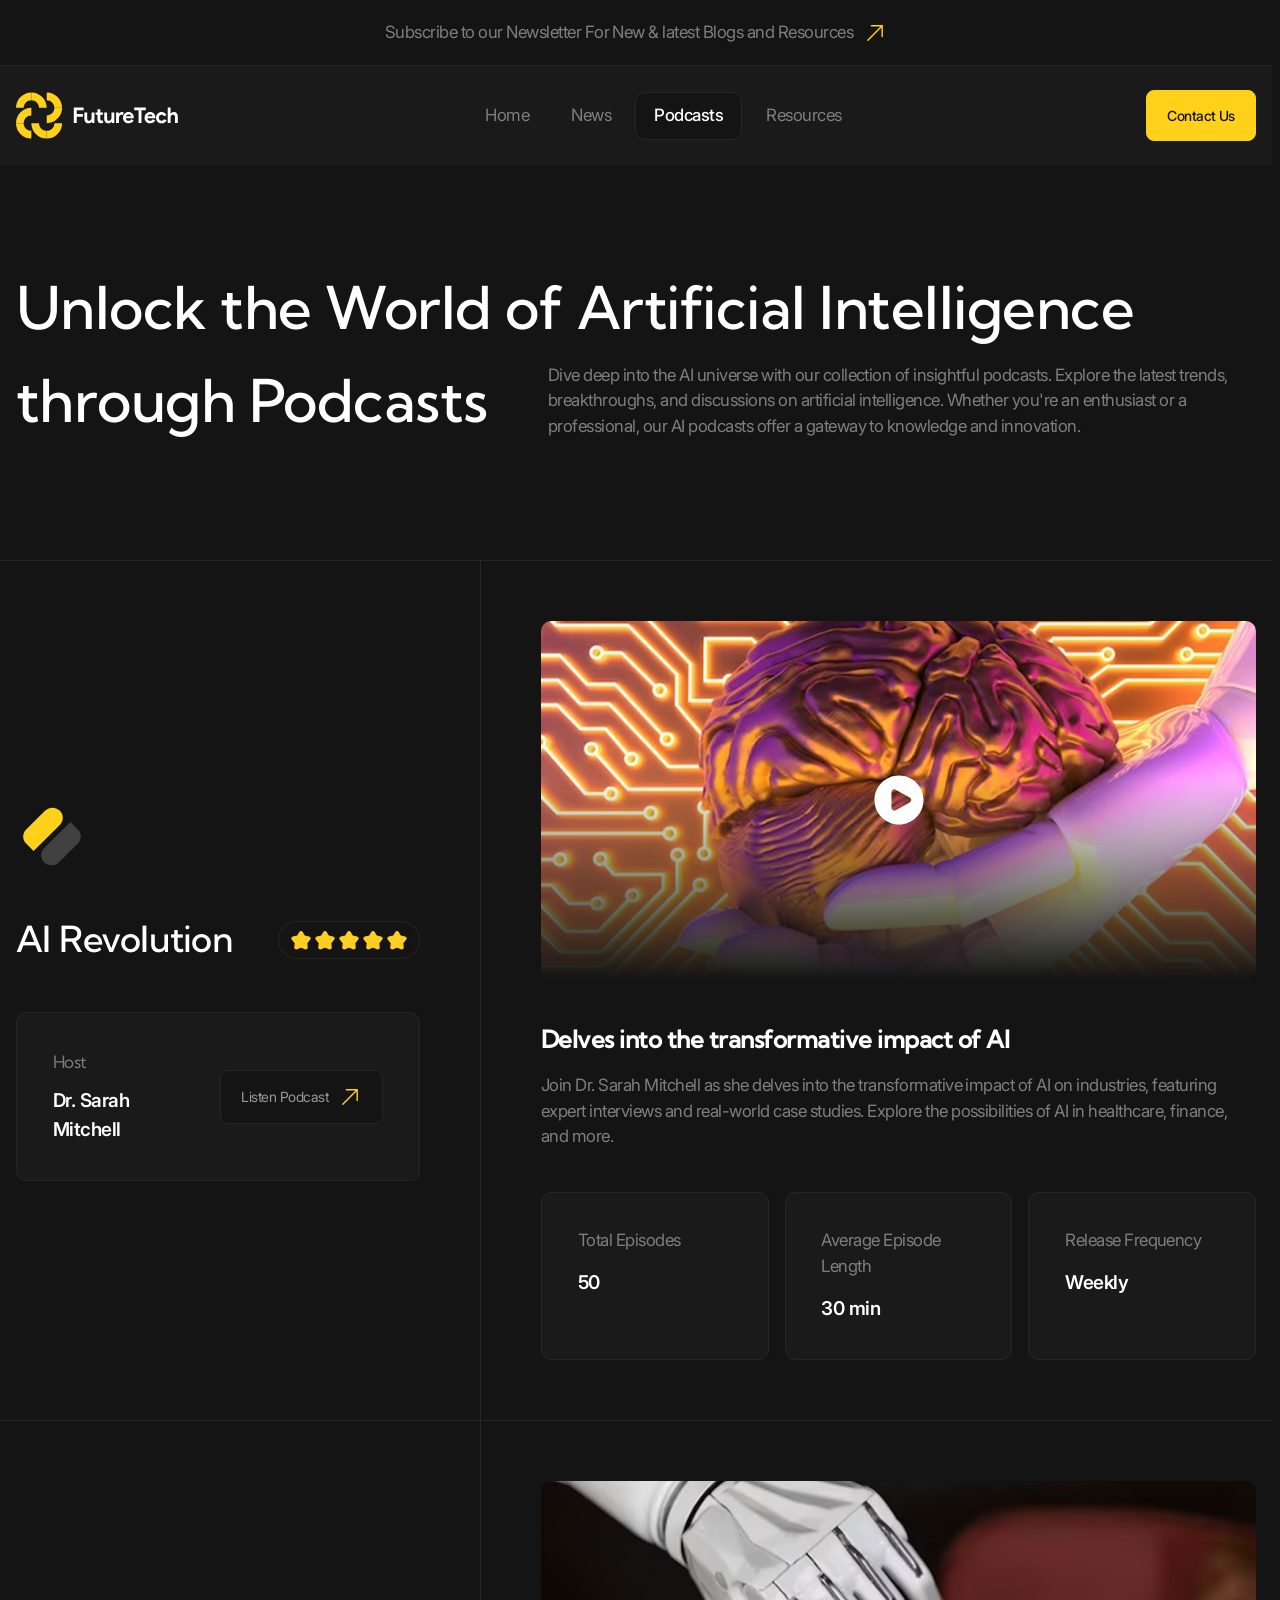
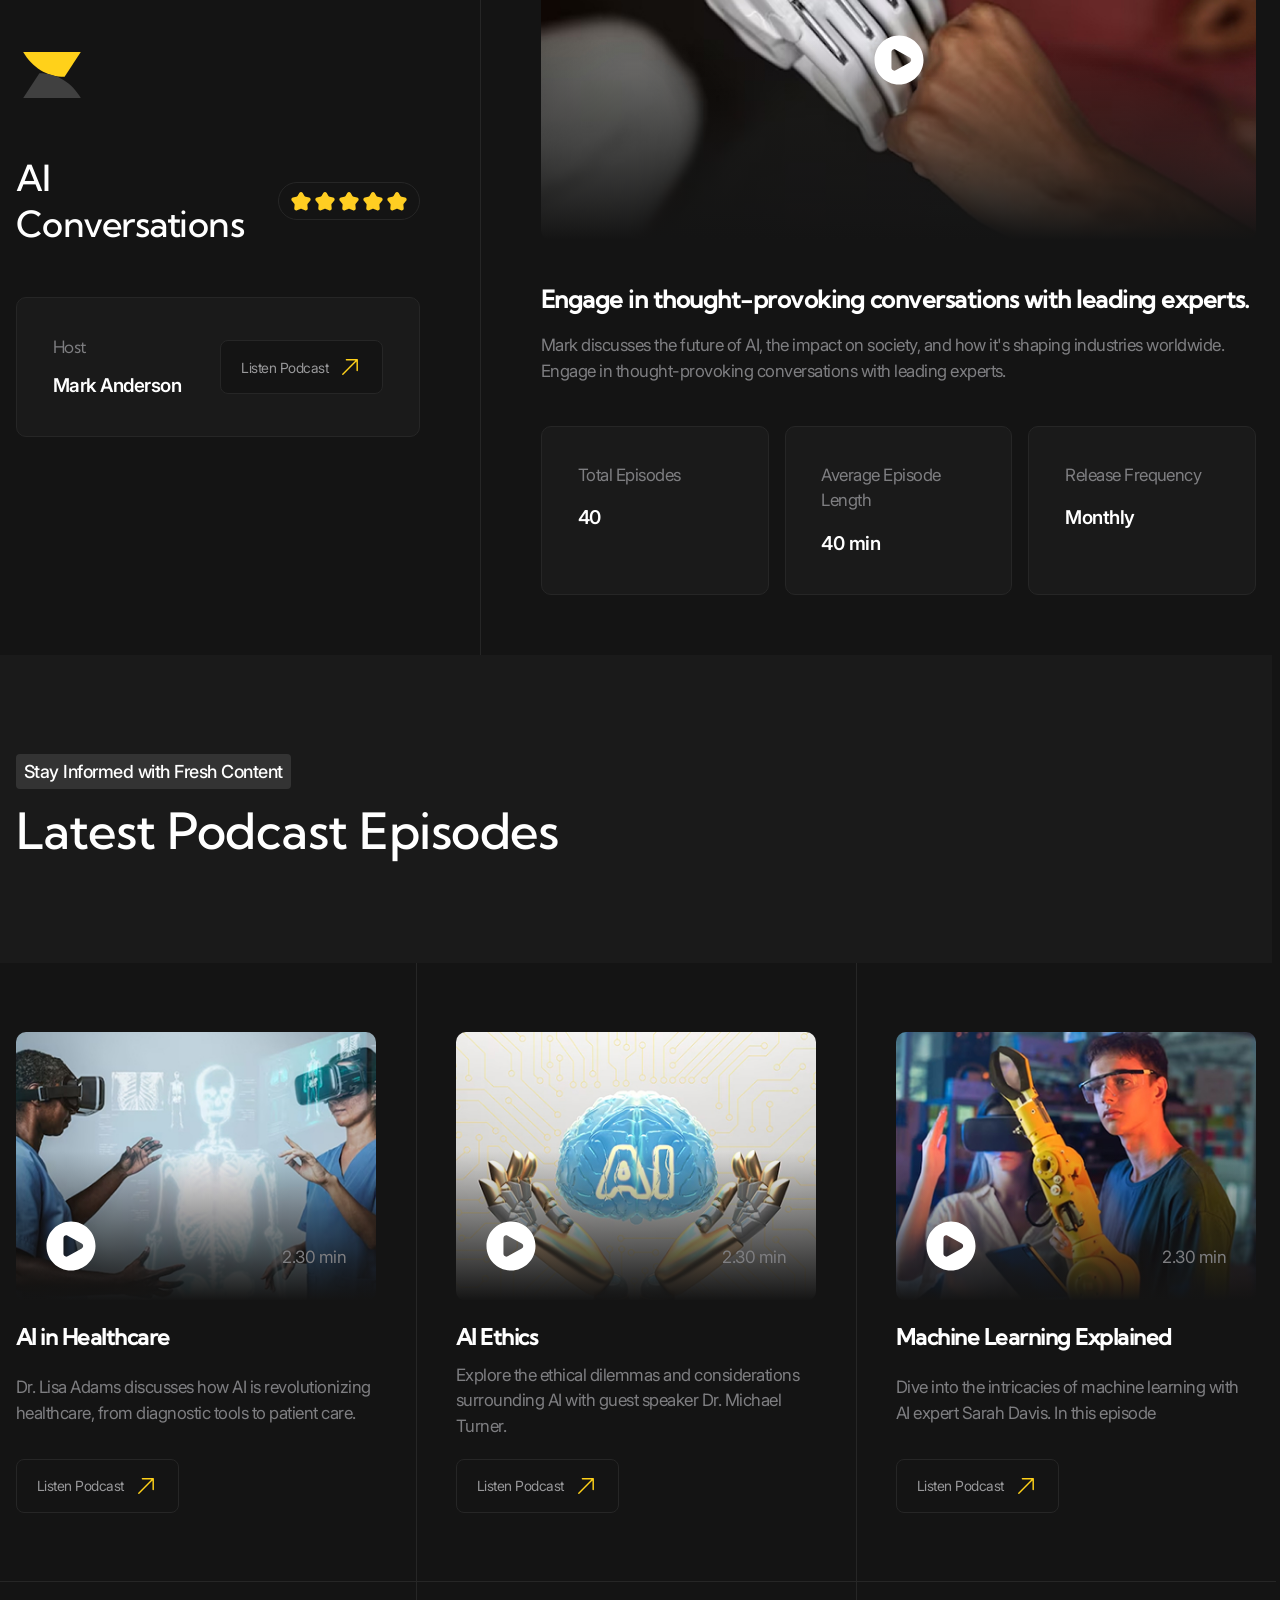
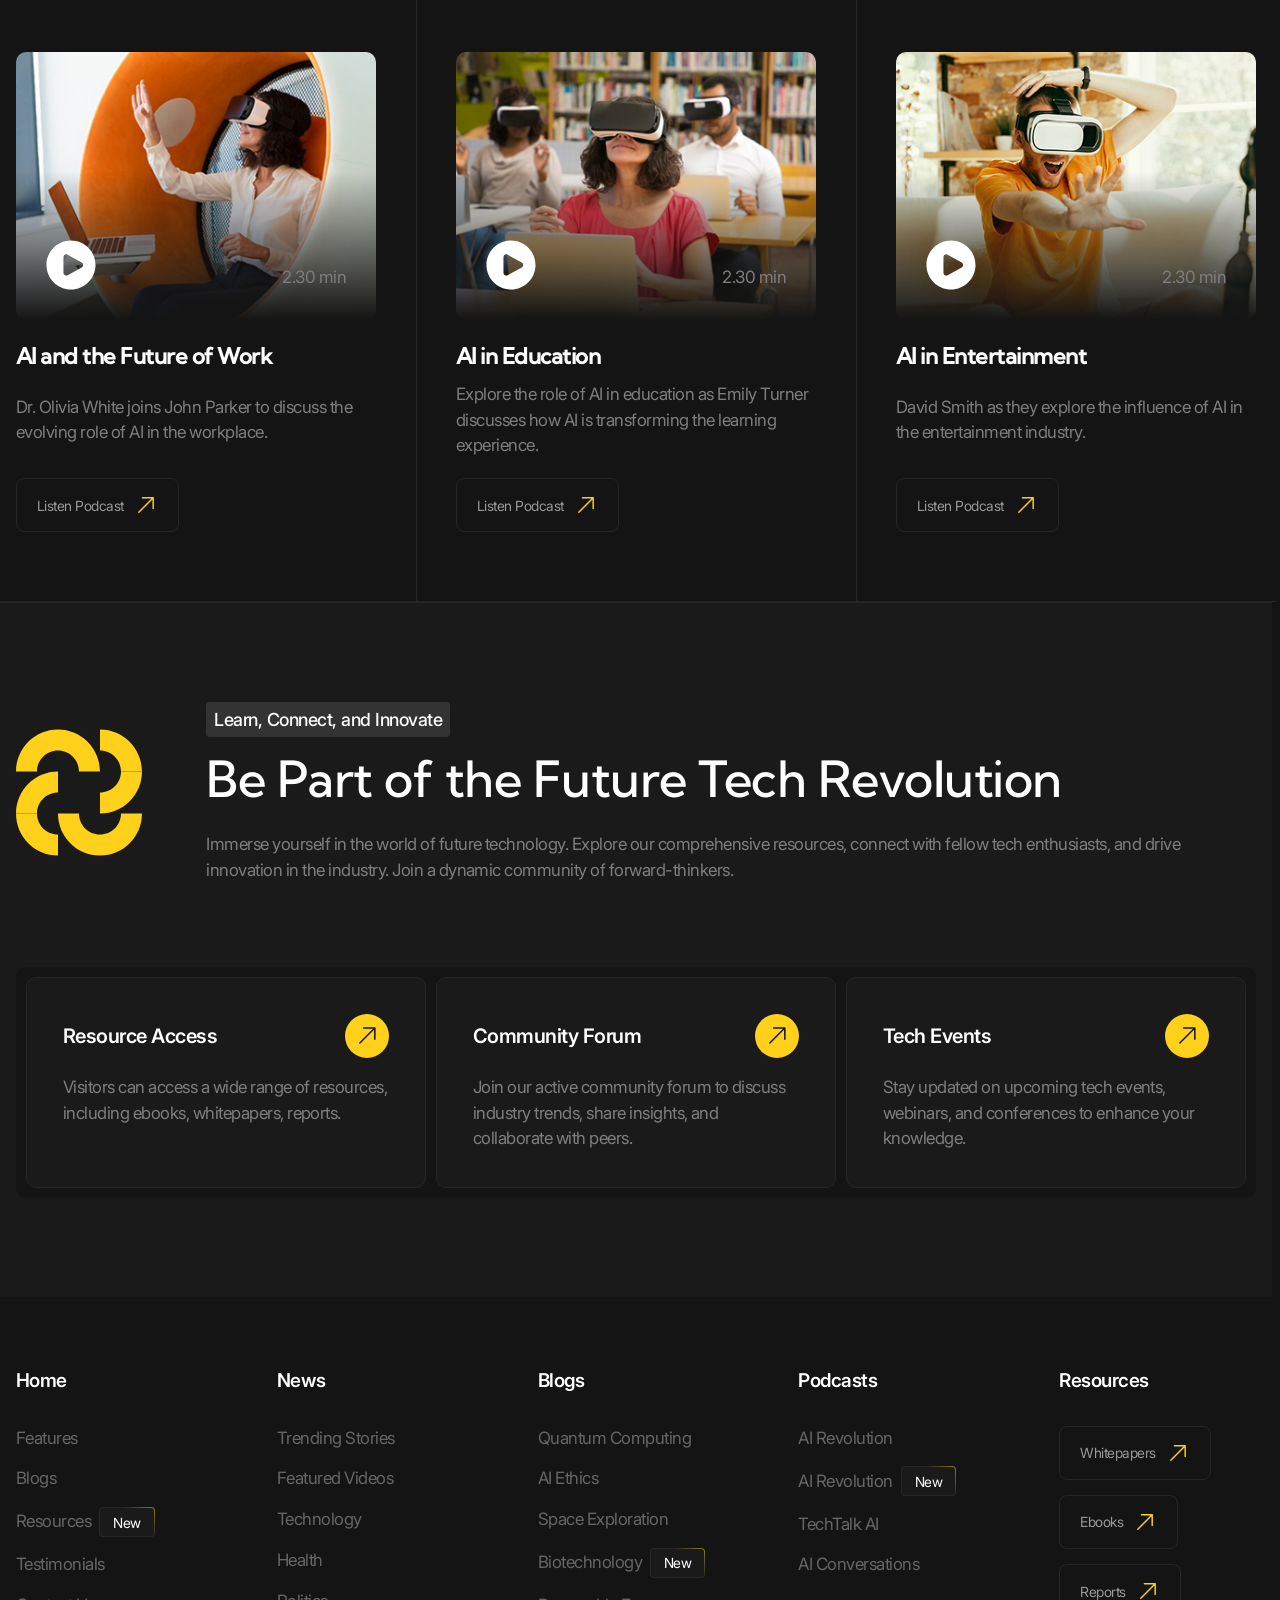
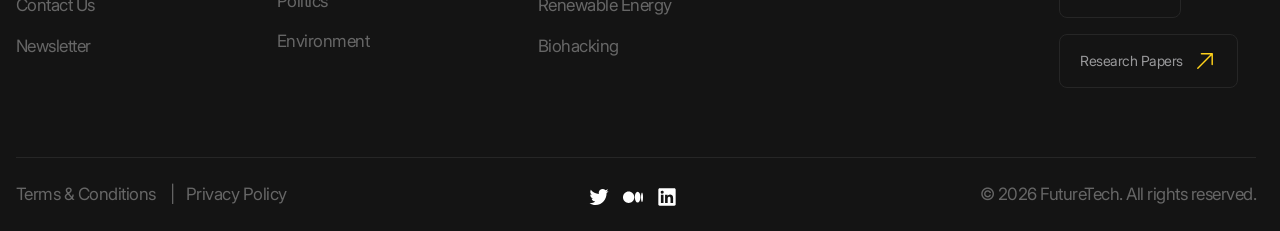
<file: podcasts.html>
<!doctype html>
<html lang="en">
  <head>
    <meta charset="UTF-8" />
    <meta
      name="viewport"
      content="width=device-width, user-scalable=no, initial-scale=1.0, maximum-scale=1.0, minimum-scale=1.0"
    />
    <meta http-equiv="X-UA-Compatible" content="ie=edge" />
    <title>Future Tech | Podcasts</title>
    <link rel="stylesheet" href="./styles/main.css" />
    <script src="./scripts/main.js" type="module"></script>
  </head>
  <body>
    <header class="header" data-js-header>
      <div class="header__promo">
        <div class="header__promo-inner container">
          <a href="./index.html" class="header__promo-link"
            ><span class="icon icon--yellow-arrow"
              >Subscribe to our Newsletter For New & latest Blogs and Resources</span
            ></a
          >
        </div>
      </div>
      <div class="header__body">
        <div class="header__body-inner container">
          <a href="./index.html" class="header__logo logo" aria-label="Home" title="Home">
            <img src="./images/logo.svg" alt="" class="logo__image" width="179" height="50" />
          </a>
          <div class="header__overlay" data-js-header-overlay>
            <nav class="header__menu">
              <ul class="header__menu-list">
                <li class="header__menu-item">
                  <a href="./index.html" class="header__menu-link">Home</a>
                </li>
                <li class="header__menu-item">
                  <a href="./news.html" class="header__menu-link">News</a>
                </li>
                <li class="header__menu-item">
                  <a href="./podcasts.html" class="header__menu-link is-active">Podcasts</a>
                </li>
                <li class="header__menu-item">
                  <a href="./resources.html" class="header__menu-link">Resources</a>
                </li>
              </ul>
            </nav>
            <a href="./contacts.html" class="header__contact-us-link button button--accent"
              >Contact Us</a
            >
          </div>
          <button
            class="header__burger-button burger-button visible-mobile"
            type="button"
            aria-label="Open menu"
            title="Open menu"
            data-js-header-burger-button
          >
            <span class="burger-button__line"></span>
            <span class="burger-button__line"></span>
            <span class="burger-button__line"></span>
          </button>
        </div>
      </div>
    </header>
    <main>
      <section class="hero-alt" aria-labelledby="podcasts-title">
        <header class="hero-alt__header">
          <div class="hero-alt__header-inner container">
            <h1 class="hero-alt__title" id="podcasts-title">
              Unlock the World of Artificial Intelligence
              <span class="hero-alt__title-hidden-part">through Podcasts</span>
            </h1>
            <p class="hero-alt__subtitle h1 hidden-mobile" aria-hidden="true">through Podcasts</p>
            <p class="hero-alt__description">
              Dive deep into the AI universe with our collection of insightful podcasts. Explore the
              latest trends, breakthroughs, and discussions on artificial intelligence. Whether
              you're an enthusiast or a professional, our AI podcasts offer a gateway to knowledge
              and innovation.
            </p>
          </div>
        </header>
        <div class="hero-alt__body">
          <ul class="list">
            <li class="list__item">
              <div class="card container">
                <div class="card__preview">
                  <div class="card__preview-main">
                    <img
                      src="./images/podcasts/icon-1.svg"
                      alt=""
                      class="card__preview-icon"
                      width="80"
                      height="80"
                      loading="lazy"
                    />
                    <div class="card__preview-info">
                      <h2 class="card__preview-title h3">AI Revolution</h2>
                      <div
                        class="card__rating-view rating-view"
                        aria-label="Rating 5 stars"
                        title="Rating 5 stars"
                      >
                        <div class="rating-view__star is-active"></div>
                        <div class="rating-view__star is-active"></div>
                        <div class="rating-view__star is-active"></div>
                        <div class="rating-view__star is-active"></div>
                        <div class="rating-view__star is-active"></div>
                      </div>
                    </div>
                  </div>
                  <div class="card__preview-extra">
                    <div class="card__cell tile">
                      <h3 class="card__cell-subtitle">Host</h3>
                      <p class="card__cell-description h6">Dr. Sarah Mitchell</p>
                      <a href="./index.html" class="card__cell-link button">
                        <span class="icon icon--yellow-arrow">Listen Podcast</span>
                      </a>
                    </div>
                  </div>
                </div>
                <div class="card__body">
                  <div class="card__grid card__grid--3-cols">
                    <div class="card__cell card__cell--wide">
                      <div class="video-player" data-js-video-player>
                        <video
                          src="./videos/example.mp4"
                          class="video-player__video"
                          width="917"
                          height="412"
                          poster="./images/podcasts/poster-1.jpg"
                          data-js-video-player-video
                        ></video>
                        <div
                          class="video-player__panel video-player__panel--center is-active"
                          data-js-video-player-panel
                        >
                          <button
                            class="video-player__play-button"
                            type="button"
                            aria-label="Play video"
                            title="Play video"
                            data-js-video-player-play-button
                          >
                            <svg
                              width="58"
                              height="58"
                              viewBox="0 0 58 58"
                              fill="none"
                              xmlns="http://www.w3.org/2000/svg"
                            >
                              <path
                                fill-rule="evenodd"
                                clip-rule="evenodd"
                                d="M0.5625 29C0.5625 13.2944 13.2944 0.5625 29 0.5625C44.7056 0.5625 57.4375 13.2944 57.4375 29C57.4375 44.7056 44.7056 57.4375 29 57.4375C13.2944 57.4375 0.5625 44.7056 0.5625 29ZM41.4663 26.1318C43.7167 27.382 43.7167 30.6183 41.4663 31.8685L25.1248 40.9471C22.9377 42.1621 20.25 40.5807 20.25 38.0788V19.9215C20.25 17.4196 22.9377 15.8381 25.1248 17.0531L41.4663 26.1318Z"
                                fill="white"
                              />
                            </svg>
                          </button>
                        </div>
                      </div>
                    </div>
                    <div class="card__cell card__cell--wide">
                      <h3 class="card__cell-title h4">
                        Delves into the transformative impact of AI
                      </h3>
                      <p class="card__cell-description">
                        Join Dr. Sarah Mitchell as she delves into the transformative impact of AI
                        on industries, featuring expert interviews and real-world case studies.
                        Explore the possibilities of AI in healthcare, finance, and more.
                      </p>
                    </div>
                    <div class="card__cell tile">
                      <p class="card__cell-title">Total Episodes</p>
                      <p class="card__cell-description h6">50</p>
                    </div>
                    <div class="card__cell tile">
                      <p class="card__cell-title">Average Episode Length</p>
                      <p class="card__cell-description h6">30 min</p>
                    </div>
                    <div class="card__cell tile">
                      <p class="card__cell-title">Release Frequency</p>
                      <p class="card__cell-description h6">Weekly</p>
                    </div>
                  </div>
                </div>
              </div>
            </li>
            <li class="list__item">
              <div class="card container">
                <div class="card__preview">
                  <div class="card__preview-main">
                    <img
                      src="./images/podcasts/icon-2.svg"
                      alt=""
                      class="card__preview-icon"
                      width="80"
                      height="80"
                      loading="lazy"
                    />
                    <div class="card__preview-info">
                      <h2 class="card__preview-title h3">AI Conversations</h2>
                      <div
                        class="card__rating-view rating-view"
                        aria-label="Rating 5 stars"
                        title="Rating 5 stars"
                      >
                        <div class="rating-view__star is-active"></div>
                        <div class="rating-view__star is-active"></div>
                        <div class="rating-view__star is-active"></div>
                        <div class="rating-view__star is-active"></div>
                        <div class="rating-view__star is-active"></div>
                      </div>
                    </div>
                  </div>
                  <div class="card__preview-extra">
                    <div class="card__cell tile">
                      <h3 class="card__cell-subtitle">Host</h3>
                      <p class="card__cell-description h6">Mark Anderson</p>
                      <a href="./index.html" class="card__cell-link button">
                        <span class="icon icon--yellow-arrow">Listen Podcast</span>
                      </a>
                    </div>
                  </div>
                </div>
                <div class="card__body">
                  <div class="card__grid card__grid--3-cols">
                    <div class="card__cell card__cell--wide">
                      <div class="video-player" data-js-video-player>
                        <video
                          src="./videos/example.mp4"
                          class="video-player__video"
                          width="917"
                          height="412"
                          poster="./images/podcasts/poster-2.jpg"
                          data-js-video-player-video
                        ></video>
                        <div
                          class="video-player__panel video-player__panel--center is-active"
                          data-js-video-player-panel
                        >
                          <button
                            class="video-player__play-button"
                            type="button"
                            aria-label="Play video"
                            title="Play video"
                            data-js-video-player-play-button
                          >
                            <svg
                              width="58"
                              height="58"
                              viewBox="0 0 58 58"
                              fill="none"
                              xmlns="http://www.w3.org/2000/svg"
                            >
                              <path
                                fill-rule="evenodd"
                                clip-rule="evenodd"
                                d="M0.5625 29C0.5625 13.2944 13.2944 0.5625 29 0.5625C44.7056 0.5625 57.4375 13.2944 57.4375 29C57.4375 44.7056 44.7056 57.4375 29 57.4375C13.2944 57.4375 0.5625 44.7056 0.5625 29ZM41.4663 26.1318C43.7167 27.382 43.7167 30.6183 41.4663 31.8685L25.1248 40.9471C22.9377 42.1621 20.25 40.5807 20.25 38.0788V19.9215C20.25 17.4196 22.9377 15.8381 25.1248 17.0531L41.4663 26.1318Z"
                                fill="white"
                              />
                            </svg>
                          </button>
                        </div>
                      </div>
                    </div>
                    <div class="card__cell card__cell--wide">
                      <h3 class="card__cell-title h4">
                        Engage in thought-provoking conversations with leading experts.
                      </h3>
                      <p class="card__cell-description">
                        Mark discusses the future of AI, the impact on society, and how it's shaping
                        industries worldwide. Engage in thought-provoking conversations with leading
                        experts.
                      </p>
                    </div>
                    <div class="card__cell tile">
                      <p class="card__cell-title">Total Episodes</p>
                      <p class="card__cell-description h6">40</p>
                    </div>
                    <div class="card__cell tile">
                      <p class="card__cell-title">Average Episode Length</p>
                      <p class="card__cell-description h6">40 min</p>
                    </div>
                    <div class="card__cell tile">
                      <p class="card__cell-title">Release Frequency</p>
                      <p class="card__cell-description h6">Monthly</p>
                    </div>
                  </div>
                </div>
              </div>
            </li>
          </ul>
        </div>
      </section>

      <section class="section" aria-labelledby="podcasts-videos-title">
        <header class="section__header">
          <div class="section__header-inner container">
            <div class="section__header-info">
              <p class="section__subtitle tag">Stay Informed with Fresh Content</p>
              <h2 class="section__title" id="podcasts-videos-title">Latest Podcast Episodes</h2>
            </div>
          </div>
        </header>
        <div class="section__body">
          <ul class="bordered-grid bordered-grid--3-cols container">
            <li class="bordered-grid__item">
              <div class="video-card">
                <div class="video-card__player video-player" data-js-video-player>
                  <video
                    src="./videos/example.mp4"
                    class="video-player__video video-player__video--small"
                    width="470"
                    height="390"
                    poster="./images/podcasts/video-poster-1.jpg"
                    data-js-video-player-video
                  ></video>
                  <div class="video-player__panel is-active" data-js-video-player-panel>
                    <button
                      class="video-player__play-button"
                      type="button"
                      aria-label="Play video"
                      title="Play video"
                      data-js-video-player-play-button
                    >
                      <svg
                        width="58"
                        height="58"
                        viewBox="0 0 58 58"
                        fill="none"
                        xmlns="http://www.w3.org/2000/svg"
                      >
                        <path
                          fill-rule="evenodd"
                          clip-rule="evenodd"
                          d="M0.5625 29C0.5625 13.2944 13.2944 0.5625 29 0.5625C44.7056 0.5625 57.4375 13.2944 57.4375 29C57.4375 44.7056 44.7056 57.4375 29 57.4375C13.2944 57.4375 0.5625 44.7056 0.5625 29ZM41.4663 26.1318C43.7167 27.382 43.7167 30.6183 41.4663 31.8685L25.1248 40.9471C22.9377 42.1621 20.25 40.5807 20.25 38.0788V19.9215C20.25 17.4196 22.9377 15.8381 25.1248 17.0531L41.4663 26.1318Z"
                          fill="white"
                        />
                      </svg>
                    </button>
                    <div class="video-player__duration">2.30 min</div>
                  </div>
                </div>
                <div class="video-card__body">
                  <h3 class="video-card__title h5">AI in Healthcare</h3>
                  <div class="video-card__description">
                    <p>
                      Dr. Lisa Adams discusses how AI is revolutionizing healthcare, from diagnostic
                      tools to patient care.
                    </p>
                  </div>
                </div>
                <a href="./index.html" class="video-card__link button">
                  <span class="icon icon--yellow-arrow">Listen Podcast</span>
                </a>
              </div>
            </li>
            <li class="bordered-grid__item">
              <div class="video-card">
                <div class="video-card__player video-player" data-js-video-player>
                  <video
                    src="./videos/example.mp4"
                    class="video-player__video video-player__video--small"
                    width="470"
                    height="390"
                    poster="./images/podcasts/video-poster-2.jpg"
                    data-js-video-player-video
                  ></video>
                  <div class="video-player__panel is-active" data-js-video-player-panel>
                    <button
                      class="video-player__play-button"
                      type="button"
                      aria-label="Play video"
                      title="Play video"
                      data-js-video-player-play-button
                    >
                      <svg
                        width="58"
                        height="58"
                        viewBox="0 0 58 58"
                        fill="none"
                        xmlns="http://www.w3.org/2000/svg"
                      >
                        <path
                          fill-rule="evenodd"
                          clip-rule="evenodd"
                          d="M0.5625 29C0.5625 13.2944 13.2944 0.5625 29 0.5625C44.7056 0.5625 57.4375 13.2944 57.4375 29C57.4375 44.7056 44.7056 57.4375 29 57.4375C13.2944 57.4375 0.5625 44.7056 0.5625 29ZM41.4663 26.1318C43.7167 27.382 43.7167 30.6183 41.4663 31.8685L25.1248 40.9471C22.9377 42.1621 20.25 40.5807 20.25 38.0788V19.9215C20.25 17.4196 22.9377 15.8381 25.1248 17.0531L41.4663 26.1318Z"
                          fill="white"
                        />
                      </svg>
                    </button>
                    <div class="video-player__duration">2.30 min</div>
                  </div>
                </div>
                <div class="video-card__body">
                  <h3 class="video-card__title h5">AI Ethics</h3>
                  <div class="video-card__description">
                    <p>
                      Explore the ethical dilemmas and considerations surrounding AI with guest
                      speaker Dr. Michael Turner.
                    </p>
                  </div>
                </div>
                <a href="./index.html" class="video-card__link button">
                  <span class="icon icon--yellow-arrow">Listen Podcast</span>
                </a>
              </div>
            </li>
            <li class="bordered-grid__item">
              <div class="video-card">
                <div class="video-card__player video-player" data-js-video-player>
                  <video
                    src="./videos/example.mp4"
                    class="video-player__video video-player__video--small"
                    width="470"
                    height="390"
                    poster="./images/podcasts/video-poster-3.jpg"
                    data-js-video-player-video
                  ></video>
                  <div class="video-player__panel is-active" data-js-video-player-panel>
                    <button
                      class="video-player__play-button"
                      type="button"
                      aria-label="Play video"
                      title="Play video"
                      data-js-video-player-play-button
                    >
                      <svg
                        width="58"
                        height="58"
                        viewBox="0 0 58 58"
                        fill="none"
                        xmlns="http://www.w3.org/2000/svg"
                      >
                        <path
                          fill-rule="evenodd"
                          clip-rule="evenodd"
                          d="M0.5625 29C0.5625 13.2944 13.2944 0.5625 29 0.5625C44.7056 0.5625 57.4375 13.2944 57.4375 29C57.4375 44.7056 44.7056 57.4375 29 57.4375C13.2944 57.4375 0.5625 44.7056 0.5625 29ZM41.4663 26.1318C43.7167 27.382 43.7167 30.6183 41.4663 31.8685L25.1248 40.9471C22.9377 42.1621 20.25 40.5807 20.25 38.0788V19.9215C20.25 17.4196 22.9377 15.8381 25.1248 17.0531L41.4663 26.1318Z"
                          fill="white"
                        />
                      </svg>
                    </button>
                    <div class="video-player__duration">2.30 min</div>
                  </div>
                </div>
                <div class="video-card__body">
                  <h3 class="video-card__title h5">Machine Learning Explained</h3>
                  <div class="video-card__description">
                    <p>
                      Dive into the intricacies of machine learning with AI expert Sarah Davis. In
                      this episode
                    </p>
                  </div>
                </div>
                <a href="./index.html" class="video-card__link button">
                  <span class="icon icon--yellow-arrow">Listen Podcast</span>
                </a>
              </div>
            </li>
            <li class="bordered-grid__item">
              <div class="video-card">
                <div class="video-card__player video-player" data-js-video-player>
                  <video
                    src="./videos/example.mp4"
                    class="video-player__video video-player__video--small"
                    width="470"
                    height="390"
                    poster="./images/podcasts/video-poster-4.jpg"
                    data-js-video-player-video
                  ></video>
                  <div class="video-player__panel is-active" data-js-video-player-panel>
                    <button
                      class="video-player__play-button"
                      type="button"
                      aria-label="Play video"
                      title="Play video"
                      data-js-video-player-play-button
                    >
                      <svg
                        width="58"
                        height="58"
                        viewBox="0 0 58 58"
                        fill="none"
                        xmlns="http://www.w3.org/2000/svg"
                      >
                        <path
                          fill-rule="evenodd"
                          clip-rule="evenodd"
                          d="M0.5625 29C0.5625 13.2944 13.2944 0.5625 29 0.5625C44.7056 0.5625 57.4375 13.2944 57.4375 29C57.4375 44.7056 44.7056 57.4375 29 57.4375C13.2944 57.4375 0.5625 44.7056 0.5625 29ZM41.4663 26.1318C43.7167 27.382 43.7167 30.6183 41.4663 31.8685L25.1248 40.9471C22.9377 42.1621 20.25 40.5807 20.25 38.0788V19.9215C20.25 17.4196 22.9377 15.8381 25.1248 17.0531L41.4663 26.1318Z"
                          fill="white"
                        />
                      </svg>
                    </button>
                    <div class="video-player__duration">2.30 min</div>
                  </div>
                </div>
                <div class="video-card__body">
                  <h3 class="video-card__title h5">AI and the Future of Work</h3>
                  <div class="video-card__description">
                    <p>
                      Dr. Olivia White joins John Parker to discuss the evolving role of AI in the
                      workplace.
                    </p>
                  </div>
                </div>
                <a href="./index.html" class="video-card__link button">
                  <span class="icon icon--yellow-arrow">Listen Podcast</span>
                </a>
              </div>
            </li>
            <li class="bordered-grid__item">
              <div class="video-card">
                <div class="video-card__player video-player" data-js-video-player>
                  <video
                    src="./videos/example.mp4"
                    class="video-player__video video-player__video--small"
                    width="470"
                    height="390"
                    poster="./images/podcasts/video-poster-5.jpg"
                    data-js-video-player-video
                  ></video>
                  <div class="video-player__panel is-active" data-js-video-player-panel>
                    <button
                      class="video-player__play-button"
                      type="button"
                      aria-label="Play video"
                      title="Play video"
                      data-js-video-player-play-button
                    >
                      <svg
                        width="58"
                        height="58"
                        viewBox="0 0 58 58"
                        fill="none"
                        xmlns="http://www.w3.org/2000/svg"
                      >
                        <path
                          fill-rule="evenodd"
                          clip-rule="evenodd"
                          d="M0.5625 29C0.5625 13.2944 13.2944 0.5625 29 0.5625C44.7056 0.5625 57.4375 13.2944 57.4375 29C57.4375 44.7056 44.7056 57.4375 29 57.4375C13.2944 57.4375 0.5625 44.7056 0.5625 29ZM41.4663 26.1318C43.7167 27.382 43.7167 30.6183 41.4663 31.8685L25.1248 40.9471C22.9377 42.1621 20.25 40.5807 20.25 38.0788V19.9215C20.25 17.4196 22.9377 15.8381 25.1248 17.0531L41.4663 26.1318Z"
                          fill="white"
                        />
                      </svg>
                    </button>
                    <div class="video-player__duration">2.30 min</div>
                  </div>
                </div>
                <div class="video-card__body">
                  <h3 class="video-card__title h5">AI in Education</h3>
                  <div class="video-card__description">
                    <p>
                      Explore the role of AI in education as Emily Turner discusses how AI is
                      transforming the learning experience.
                    </p>
                  </div>
                </div>
                <a href="./index.html" class="video-card__link button">
                  <span class="icon icon--yellow-arrow">Listen Podcast</span>
                </a>
              </div>
            </li>
            <li class="bordered-grid__item">
              <div class="video-card">
                <div class="video-card__player video-player" data-js-video-player>
                  <video
                    src="./videos/example.mp4"
                    class="video-player__video video-player__video--small"
                    width="470"
                    height="390"
                    poster="./images/podcasts/video-poster-6.jpg"
                    data-js-video-player-video
                  ></video>
                  <div class="video-player__panel is-active" data-js-video-player-panel>
                    <button
                      class="video-player__play-button"
                      type="button"
                      aria-label="Play video"
                      title="Play video"
                      data-js-video-player-play-button
                    >
                      <svg
                        width="58"
                        height="58"
                        viewBox="0 0 58 58"
                        fill="none"
                        xmlns="http://www.w3.org/2000/svg"
                      >
                        <path
                          fill-rule="evenodd"
                          clip-rule="evenodd"
                          d="M0.5625 29C0.5625 13.2944 13.2944 0.5625 29 0.5625C44.7056 0.5625 57.4375 13.2944 57.4375 29C57.4375 44.7056 44.7056 57.4375 29 57.4375C13.2944 57.4375 0.5625 44.7056 0.5625 29ZM41.4663 26.1318C43.7167 27.382 43.7167 30.6183 41.4663 31.8685L25.1248 40.9471C22.9377 42.1621 20.25 40.5807 20.25 38.0788V19.9215C20.25 17.4196 22.9377 15.8381 25.1248 17.0531L41.4663 26.1318Z"
                          fill="white"
                        />
                      </svg>
                    </button>
                    <div class="video-player__duration">2.30 min</div>
                  </div>
                </div>
                <div class="video-card__body">
                  <h3 class="video-card__title h5">AI in Entertainment</h3>
                  <div class="video-card__description">
                    <p>
                      David Smith as they explore the influence of AI in the entertainment industry.
                    </p>
                  </div>
                </div>
                <a href="./index.html" class="video-card__link button">
                  <span class="icon icon--yellow-arrow">Listen Podcast</span>
                </a>
              </div>
            </li>
          </ul>
        </div>
      </section>

      <section class="about" aria-labelledby="about-title">
        <div class="about__inner container">
          <header class="about__header">
            <img
              src="./images/about/icon.svg"
              alt=""
              class="about__icon"
              width="150"
              height="150"
              loading="lazy"
            />
            <div class="about__info">
              <p class="about__subtitle tag">Learn, Connect, and Innovate</p>
              <h2 class="about__title" id="about-title">Be Part of the Future Tech Revolution</h2>
            </div>
            <div class="about__description">
              <p>
                Immerse yourself in the world of future technology. Explore our comprehensive
                resources, connect with fellow tech enthusiasts, and drive innovation in the
                industry. Join a dynamic community of forward-thinkers.
              </p>
            </div>
          </header>
          <ul class="about__list">
            <li class="about__item">
              <a href="./index.html" class="about-card tile">
                <h3 class="about-card__title circle-icon">Resource Access</h3>
                <div class="about-card__description">
                  <p>
                    Visitors can access a wide range of resources, including ebooks, whitepapers,
                    reports.
                  </p>
                </div>
              </a>
            </li>
            <li class="about__item">
              <a href="./index.html" class="about-card tile">
                <h3 class="about-card__title circle-icon">Community Forum</h3>
                <div class="about-card__description">
                  <p>
                    Join our active community forum to discuss industry trends, share insights, and
                    collaborate with peers.
                  </p>
                </div>
              </a>
            </li>
            <li class="about__item">
              <a href="./index.html" class="about-card tile">
                <h3 class="about-card__title circle-icon">Tech Events</h3>
                <div class="about-card__description">
                  <p>
                    Stay updated on upcoming tech events, webinars, and conferences to enhance your
                    knowledge.
                  </p>
                </div>
              </a>
            </li>
          </ul>
        </div>
      </section>
    </main>
    <footer class="footer">
      <div class="footer__inner container">
        <div class="footer__body">
          <nav class="footer__menu">
            <div class="footer__menu-column">
              <a href="./index.html" class="footer__menu-main-link h6">Home</a>
              <ul class="footer__menu-list">
                <li class="footer__menu-item">
                  <a href="./index.html" class="footer__menu-link">Features</a>
                </li>
                <li class="footer__menu-item">
                  <a href="./index.html" class="footer__menu-link">Blogs</a>
                </li>
                <li class="footer__menu-item">
                  <a href="./index.html" class="footer__menu-link">Resources</a>
                  <span class="badge">New</span>
                </li>
                <li class="footer__menu-item">
                  <a href="./index.html" class="footer__menu-link">Testimonials</a>
                </li>
                <li class="footer__menu-item">
                  <a href="./index.html" class="footer__menu-link">Contact Us</a>
                </li>
                <li class="footer__menu-item">
                  <a href="./index.html" class="footer__menu-link">Newsletter</a>
                </li>
              </ul>
            </div>
            <div class="footer__menu-column">
              <a href="./index.html" class="footer__menu-main-link h6">News</a>
              <ul class="footer__menu-list">
                <li class="footer__menu-item">
                  <a href="./index.html" class="footer__menu-link">Trending Stories</a>
                </li>
                <li class="footer__menu-item">
                  <a href="./index.html" class="footer__menu-link">Featured Videos</a>
                </li>
                <li class="footer__menu-item">
                  <a href="./index.html" class="footer__menu-link">Technology</a>
                </li>
                <li class="footer__menu-item">
                  <a href="./index.html" class="footer__menu-link">Health</a>
                </li>
                <li class="footer__menu-item">
                  <a href="./index.html" class="footer__menu-link">Politics</a>
                </li>
                <li class="footer__menu-item">
                  <a href="./index.html" class="footer__menu-link">Environment</a>
                </li>
              </ul>
            </div>
            <div class="footer__menu-column">
              <a href="./index.html" class="footer__menu-main-link h6">Blogs</a>
              <ul class="footer__menu-list">
                <li class="footer__menu-item">
                  <a href="./index.html" class="footer__menu-link">Quantum Computing</a>
                </li>
                <li class="footer__menu-item">
                  <a href="./index.html" class="footer__menu-link">AI Ethics</a>
                </li>
                <li class="footer__menu-item">
                  <a href="./index.html" class="footer__menu-link">Space Exploration</a>
                </li>
                <li class="footer__menu-item">
                  <a href="./index.html" class="footer__menu-link">Biotechnology</a>
                  <span class="badge">New</span>
                </li>
                <li class="footer__menu-item">
                  <a href="./index.html" class="footer__menu-link">Renewable Energy</a>
                </li>
                <li class="footer__menu-item">
                  <a href="./index.html" class="footer__menu-link">Biohacking</a>
                </li>
              </ul>
            </div>
            <div class="footer__menu-column">
              <a href="./index.html" class="footer__menu-main-link h6">Podcasts</a>
              <ul class="footer__menu-list">
                <li class="footer__menu-item">
                  <a href="./index.html" class="footer__menu-link">AI Revolution</a>
                </li>
                <li class="footer__menu-item">
                  <a href="./index.html" class="footer__menu-link">AI Revolution</a>
                  <span class="badge">New</span>
                </li>
                <li class="footer__menu-item">
                  <a href="./index.html" class="footer__menu-link">TechTalk AI</a>
                </li>
                <li class="footer__menu-item">
                  <a href="./index.html" class="footer__menu-link">AI Conversations</a>
                </li>
              </ul>
            </div>
            <div class="footer__menu-column">
              <a href="./index.html" class="footer__menu-main-link h6">Resources</a>
              <ul class="footer__menu-list">
                <li class="footer__menu-item">
                  <a href="./index.html" class="footer__menu-link button">
                    <span class="icon icon--yellow-arrow">Whitepapers</span>
                  </a>
                </li>
                <li class="footer__menu-item">
                  <a href="./index.html" class="footer__menu-link button">
                    <span class="icon icon--yellow-arrow">Ebooks</span>
                  </a>
                </li>
                <li class="footer__menu-item">
                  <a href="./index.html" class="footer__menu-link button">
                    <span class="icon icon--yellow-arrow">Reports</span>
                  </a>
                </li>
                <li class="footer__menu-item">
                  <a href="./index.html" class="footer__menu-link button">
                    <span class="icon icon--yellow-arrow">Research Papers</span>
                  </a>
                </li>
              </ul>
            </div>
          </nav>
        </div>
        <div class="footer__extra">
          <div class="footer__extra-menu">
            <ul class="footer__extra-menu-list">
              <li class="footer__extra-menu-item">
                <a href="./index.html" class="footer__extra-menu-link">Terms & Conditions</a>
              </li>
              <li class="footer__extra-menu-item">
                <a href="./index.html" class="footer__extra-menu-link">Privacy Policy</a>
              </li>
            </ul>
          </div>
          <div class="footer__soc1als soc1als">
            <ul class="soc1als__list">
              <li class="soc1als__item">
                <a
                  href="./index.html"
                  class="soc1als__link"
                  target="_blank"
                  aria-label="Twitter"
                  title="Twitter"
                >
                  <svg
                    width="24"
                    height="24"
                    viewBox="0 0 24 24"
                    fill="none"
                    xmlns="http://www.w3.org/2000/svg"
                  >
                    <path
                      d="M21.0571 7.18114C21.0664 7.39235 21.0664 7.59395 21.0664 7.80515C21.0756 14.2084 16.3712 21.6004 7.76793 21.6004C5.23048 21.6004 2.73933 20.842 0.600098 19.4212C0.970528 19.4692 1.34096 19.4884 1.71139 19.4884C3.81358 19.4884 5.86021 18.7588 7.51789 17.4052C5.51756 17.3668 3.75802 16.0132 3.14681 14.0356C3.85063 14.1796 4.57296 14.1508 5.25826 13.9492C3.08198 13.5076 1.51691 11.5204 1.50765 9.20675C1.50765 9.18755 1.50765 9.16835 1.50765 9.14915C2.15591 9.52355 2.88751 9.73475 3.62837 9.75395C1.58174 8.33315 0.942746 5.50114 2.18369 3.28353C4.5637 6.31714 8.06427 8.15075 11.8241 8.35235C11.4445 6.67234 11.9631 4.90594 13.1762 3.71553C15.0561 1.88193 18.0196 1.97793 19.7977 3.92673C20.8441 3.71553 21.8535 3.31233 22.7704 2.74593C22.4185 3.86913 21.6869 4.81954 20.7145 5.42434C21.6406 5.30914 22.5481 5.04994 23.4001 4.66594C22.7704 5.64514 21.9739 6.48994 21.0571 7.18114Z"
                      fill="white"
                    />
                  </svg>
                </a>
              </li>
              <li class="soc1als__item">
                <a
                  href="./index.html"
                  class="soc1als__link"
                  target="_blank"
                  aria-label="Medium"
                  title="Medium"
                >
                  <svg
                    width="24"
                    height="24"
                    viewBox="0 0 24 24"
                    fill="none"
                    xmlns="http://www.w3.org/2000/svg"
                  >
                    <path
                      d="M13.5374 12.2281C13.5374 15.9988 10.5069 19.0556 6.76883 19.0556C3.03073 19.0556 0 15.9981 0 12.2281C0 8.45806 3.0305 5.40039 6.76883 5.40039C10.5072 5.40039 13.5374 8.45737 13.5374 12.2281Z"
                      fill="white"
                    />
                    <path
                      d="M20.9627 12.2285C20.9627 15.7778 19.4474 18.6563 17.5783 18.6563C15.7091 18.6563 14.1938 15.7778 14.1938 12.2285C14.1938 8.67922 15.7089 5.80078 17.578 5.80078C19.4472 5.80078 20.9625 8.67829 20.9625 12.2285"
                      fill="white"
                    />
                    <path
                      d="M24 12.228C24 15.4073 23.4672 17.9862 22.8097 17.9862C22.1522 17.9862 21.6196 15.408 21.6196 12.228C21.6196 9.04797 22.1525 6.46973 22.8097 6.46973C23.467 6.46973 24 9.04774 24 12.228Z"
                      fill="white"
                    />
                  </svg>
                </a>
              </li>
              <li class="soc1als__item">
                <a
                  href="./index.html"
                  class="soc1als__link"
                  target="_blank"
                  aria-label="LinkedIn"
                  title="LinkedIn"
                >
                  <svg
                    width="24"
                    height="24"
                    viewBox="0 0 24 24"
                    fill="none"
                    xmlns="http://www.w3.org/2000/svg"
                  >
                    <path
                      d="M20.8647 1.59961H3.13554C2.72832 1.59961 2.33777 1.76138 2.04982 2.04933C1.76187 2.33728 1.6001 2.72783 1.6001 3.13505V20.8642C1.6001 21.2714 1.76187 21.6619 2.04982 21.9499C2.33777 22.2378 2.72832 22.3996 3.13554 22.3996H20.8647C21.2719 22.3996 21.6624 22.2378 21.9504 21.9499C22.2383 21.6619 22.4001 21.2714 22.4001 20.8642V3.13505C22.4001 2.72783 22.2383 2.33728 21.9504 2.04933C21.6624 1.76138 21.2719 1.59961 20.8647 1.59961ZM7.79965 19.3186H4.67243V9.38516H7.79965V19.3186ZM6.23388 8.00861C5.87915 8.00661 5.53296 7.89958 5.239 7.70102C4.94504 7.50246 4.71649 7.22127 4.58219 6.89294C4.44789 6.56461 4.41386 6.20386 4.48439 5.8562C4.55492 5.50855 4.72686 5.18958 4.9785 4.93955C5.23014 4.68952 5.5502 4.51964 5.8983 4.45134C6.2464 4.38304 6.60693 4.41939 6.93439 4.5558C7.26185 4.6922 7.54156 4.92255 7.73823 5.21778C7.9349 5.51301 8.03971 5.85988 8.03943 6.21461C8.04278 6.45211 7.99827 6.68784 7.90857 6.90777C7.81887 7.1277 7.68582 7.32732 7.51733 7.49473C7.34884 7.66215 7.14837 7.79392 6.92787 7.88221C6.70736 7.97049 6.47134 8.01348 6.23388 8.00861ZM19.3263 19.3273H16.2005V13.9005C16.2005 12.3001 15.5202 11.8061 14.642 11.8061C13.7147 11.8061 12.8047 12.5052 12.8047 13.9409V19.3273H9.67743V9.39239H12.6848V10.7689H12.7252C13.0271 10.1579 14.0844 9.11361 15.6979 9.11361C17.4428 9.11361 19.3278 10.1493 19.3278 13.1826L19.3263 19.3273Z"
                      fill="white"
                    />
                  </svg>
                </a>
              </li>
            </ul>
          </div>
          <p class="footer__copyright">
            © <time datetime="2026">2026</time> FutureTech. All rights reserved.
          </p>
        </div>
      </div>
    </footer>
  </body>
</html>
</file>
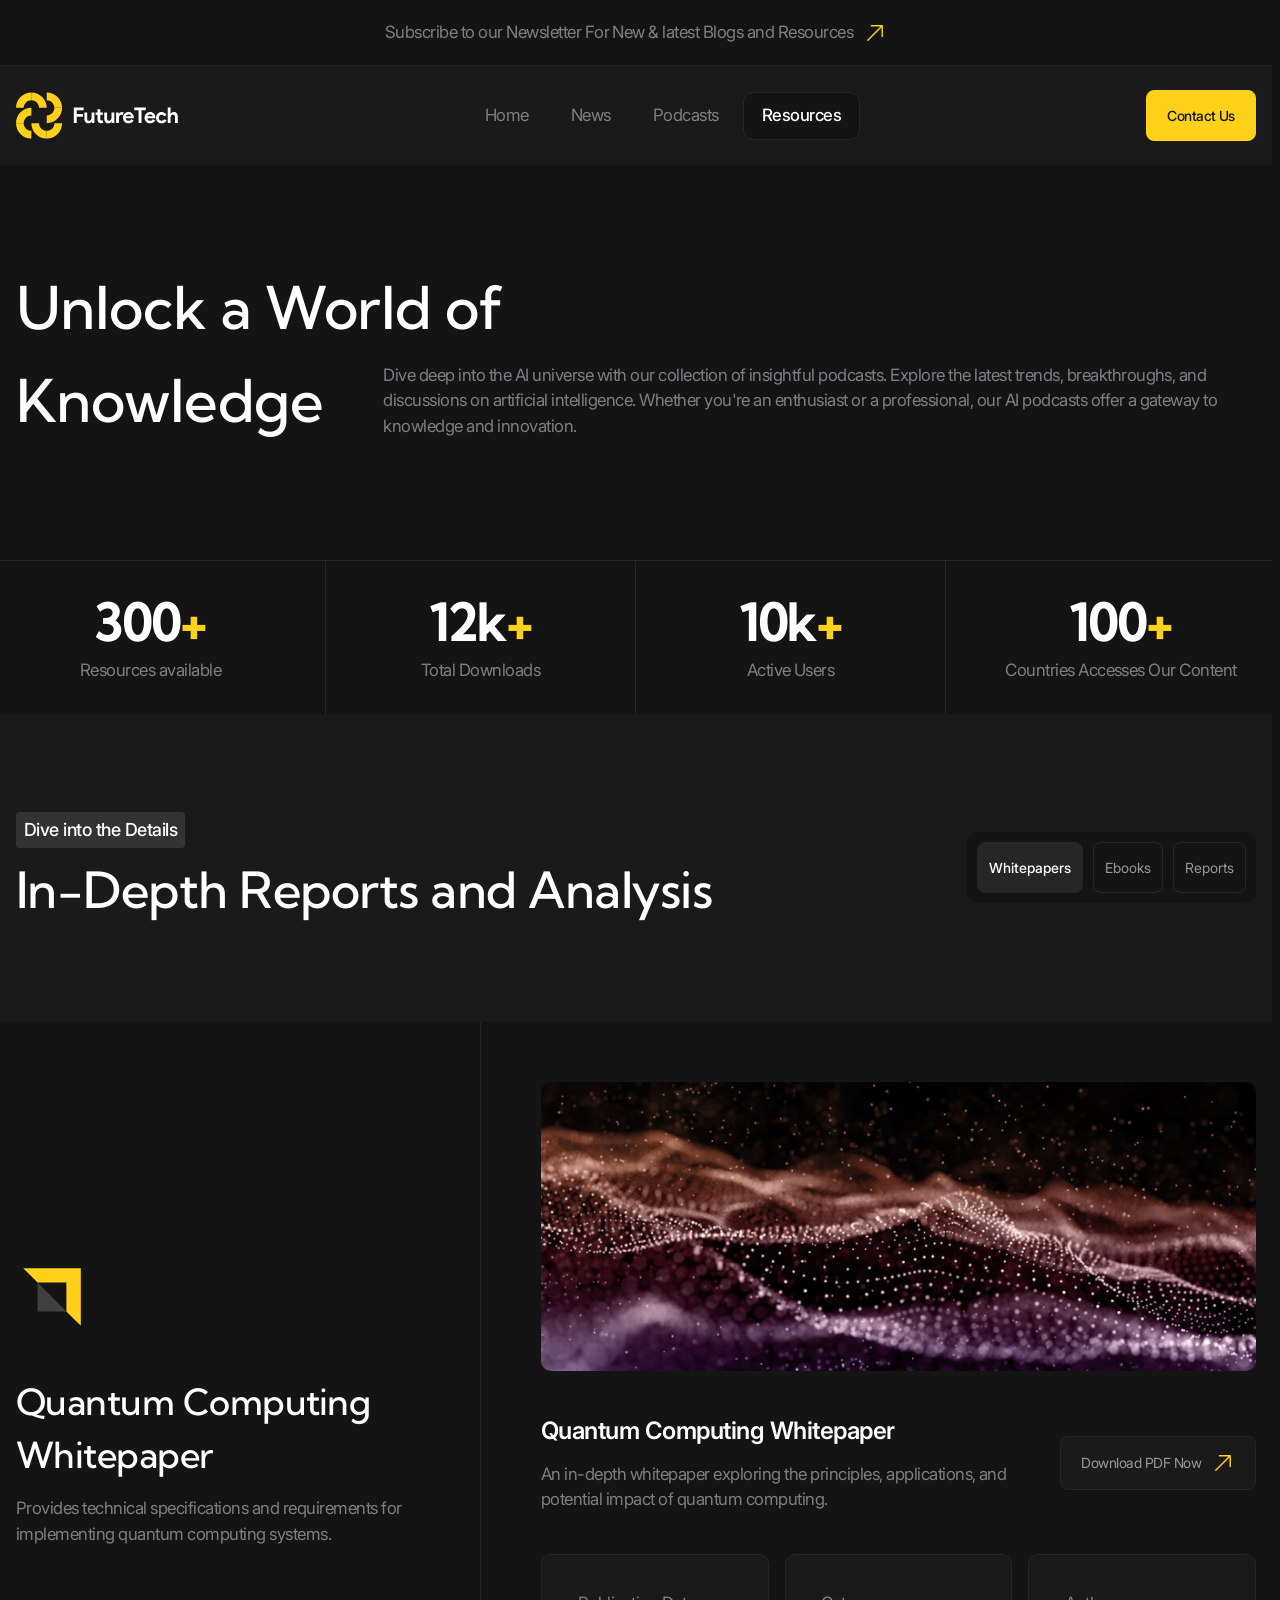
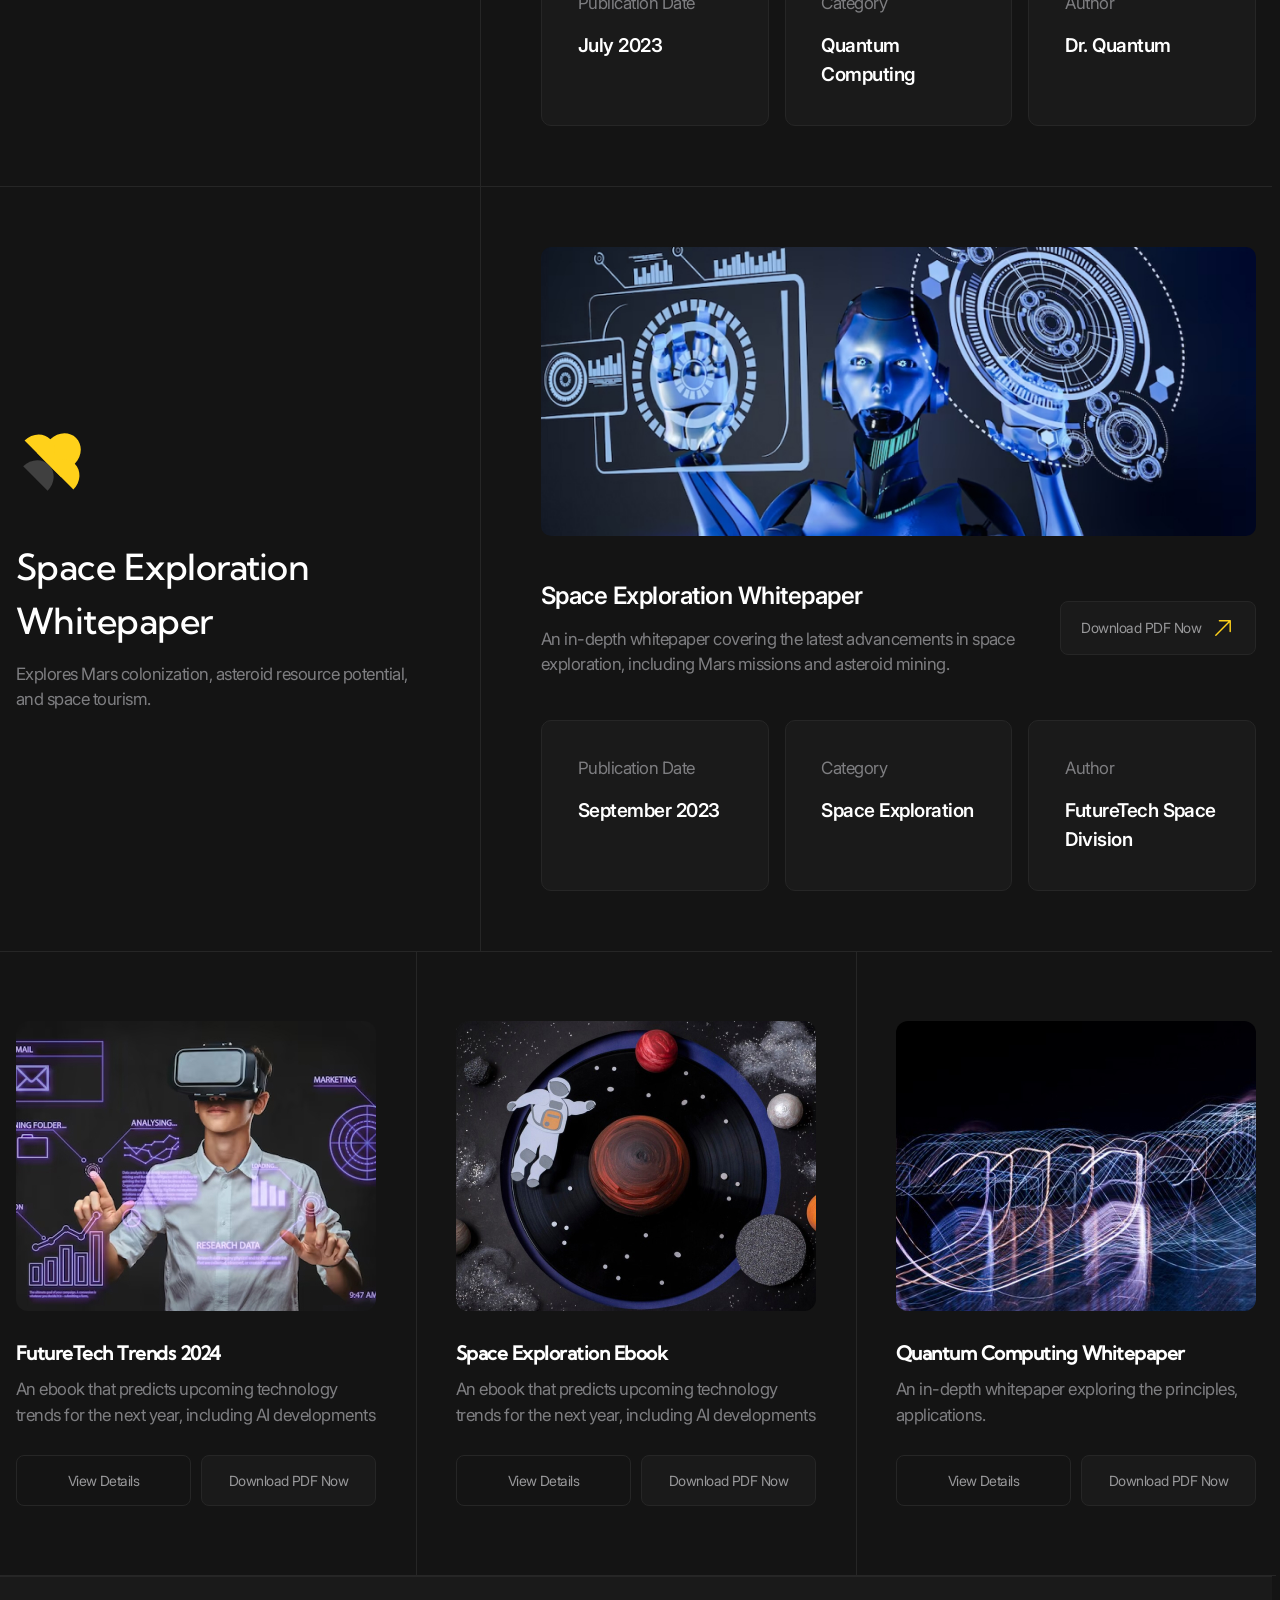
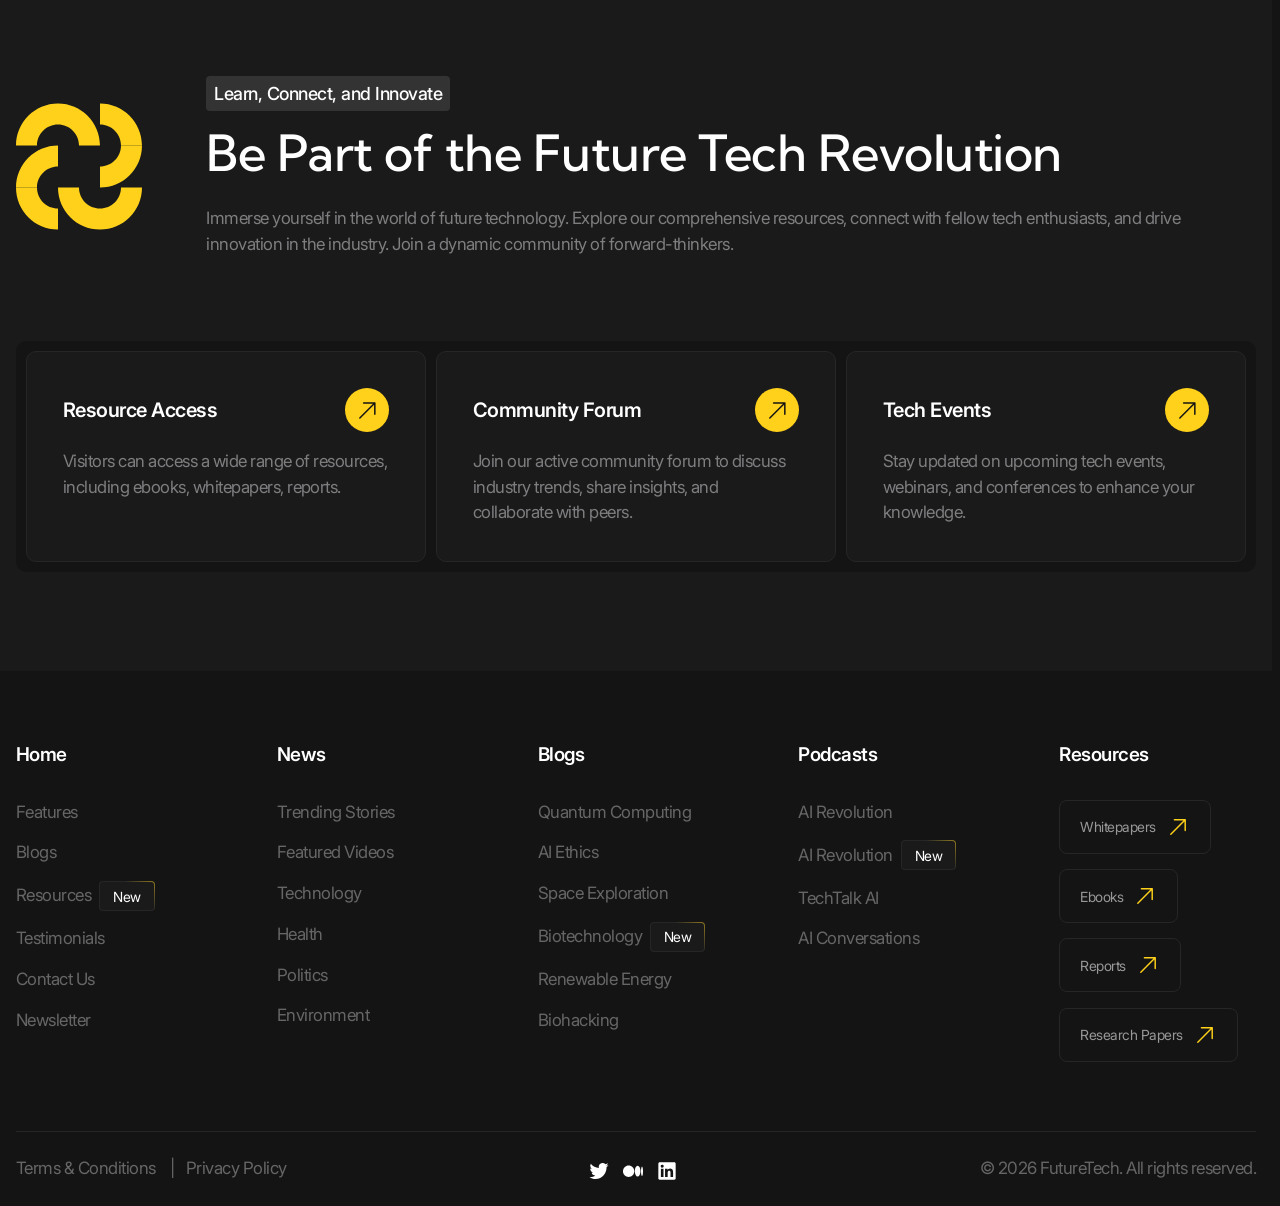
<file: resources.html>
<!doctype html>
<html lang="en">
  <head>
    <meta charset="UTF-8" />
    <meta
      name="viewport"
      content="width=device-width, user-scalable=no, initial-scale=1.0, maximum-scale=1.0, minimum-scale=1.0"
    />
    <meta http-equiv="X-UA-Compatible" content="ie=edge" />
    <title>Future Tech | Resources</title>
    <link rel="stylesheet" href="./styles/main.css" />
    <script src="./scripts/main.js" type="module"></script>
  </head>
  <body>
    <header class="header" data-js-header>
      <div class="header__promo">
        <div class="header__promo-inner container">
          <a href="./index.html" class="header__promo-link"
            ><span class="icon icon--yellow-arrow"
              >Subscribe to our Newsletter For New & latest Blogs and Resources</span
            ></a
          >
        </div>
      </div>
      <div class="header__body">
        <div class="header__body-inner container">
          <a href="./index.html" class="header__logo logo" aria-label="Home" title="Home">
            <img src="./images/logo.svg" alt="" class="logo__image" width="179" height="50" />
          </a>
          <div class="header__overlay" data-js-header-overlay>
            <nav class="header__menu">
              <ul class="header__menu-list">
                <li class="header__menu-item">
                  <a href="./index.html" class="header__menu-link">Home</a>
                </li>
                <li class="header__menu-item">
                  <a href="./news.html" class="header__menu-link">News</a>
                </li>
                <li class="header__menu-item">
                  <a href="./podcasts.html" class="header__menu-link">Podcasts</a>
                </li>
                <li class="header__menu-item">
                  <a href="./resources.html" class="header__menu-link is-active">Resources</a>
                </li>
              </ul>
            </nav>
            <a href="./contacts.html" class="header__contact-us-link button button--accent"
              >Contact Us</a
            >
          </div>
          <button
            class="header__burger-button burger-button visible-mobile"
            type="button"
            aria-label="Open menu"
            title="Open menu"
            data-js-header-burger-button
          >
            <span class="burger-button__line"></span>
            <span class="burger-button__line"></span>
            <span class="burger-button__line"></span>
          </button>
        </div>
      </div>
    </header>
    <main>
      <section class="hero-alt" aria-labelledby="resources-title">
        <header class="hero-alt__header">
          <div class="hero-alt__header-inner container">
            <h1 class="hero-alt__title" id="resources-title">
              Unlock a World of
              <span class="hero-alt__title-hidden-part">Knowledge</span>
            </h1>
            <p class="hero-alt__subtitle h1 hidden-mobile" aria-hidden="true">Knowledge</p>
            <p class="hero-alt__description">
              Dive deep into the AI universe with our collection of insightful podcasts. Explore the
              latest trends, breakthroughs, and discussions on artificial intelligence. Whether
              you're an enthusiast or a professional, our AI podcasts offer a gateway to knowledge
              and innovation.
            </p>
          </div>
        </header>
        <div class="hero-alt__body">
          <div class="metrics metrics--4-cols container">
            <dl class="metrics__list">
              <div class="metrics__item">
                <dt class="metrics__key">Resources available</dt>
                <dd class="metrics__value h2">300<span class="metrics__sign">+</span></dd>
              </div>
              <div class="metrics__item">
                <dt class="metrics__key">Total Downloads</dt>
                <dd class="metrics__value h2">12k<span class="metrics__sign">+</span></dd>
              </div>
              <div class="metrics__item">
                <dt class="metrics__key">Active Users</dt>
                <dd class="metrics__value h2">10k<span class="metrics__sign">+</span></dd>
              </div>
              <div class="metrics__item">
                <dt class="metrics__key">Countries Accesses Our Content</dt>
                <dd class="metrics__value h2">100<span class="metrics__sign">+</span></dd>
              </div>
            </dl>
          </div>
        </div>
      </section>

      <section class="section tabs" aria-labelledby="reports-title" data-js-tabs>
        <header class="section__header">
          <div class="section__header-inner container">
            <div class="section__header-info">
              <p class="section__subtitle tag">Dive into the Details</p>
              <h2 class="section__title" id="reports-title">In-Depth Reports and Analysis</h2>
            </div>
            <div class="section__actions">
              <div
                class="tabs__buttons tabs__buttons--compact"
                role="tablist"
                aria-labelledby="reports-title"
              >
                <button
                  class="tabs__button is-active"
                  type="button"
                  id="tab-1"
                  role="tab"
                  aria-controls="tabpanel-1"
                  data-js-tabs-button
                  aria-selected="true"
                >
                  Whitepapers
                </button>
                <button
                  class="tabs__button"
                  type="button"
                  id="tab-2"
                  role="tab"
                  aria-controls="tabpanel-2"
                  data-js-tabs-button
                  aria-selected="false"
                  tabindex="-1"
                >
                  Ebooks
                </button>
                <button
                  class="tabs__button"
                  type="button"
                  id="tab-3"
                  role="tab"
                  aria-controls="tabpanel-3"
                  data-js-tabs-button
                  aria-selected="false"
                  tabindex="-1"
                >
                  Reports
                </button>
              </div>
            </div>
          </div>
        </header>
        <div class="section__body">
          <div class="tabs__body">
            <div
              class="tabs__content is-active"
              id="tabpanel-1"
              aria-labelledby="tab-1"
              tabindex="0"
              data-js-tabs-content
            >
              <ul class="list">
                <li class="list__item">
                  <div class="card container">
                    <div class="card__preview">
                      <div class="card__preview-main">
                        <img
                          src="./images/reports/icon-1.svg"
                          alt=""
                          class="card__preview-icon"
                          width="80"
                          height="80"
                          loading="lazy"
                        />
                        <div class="card__preview-info">
                          <h3 class="card__preview-title">Quantum Computing Whitepaper</h3>
                          <div class="card__preview-description">
                            <p>
                              Provides technical specifications and requirements for implementing
                              quantum computing systems.
                            </p>
                          </div>
                        </div>
                      </div>
                    </div>
                    <div class="card__body">
                      <div class="card__grid card__grid--3-cols-alt">
                        <div class="card__cell card__cell--wide">
                          <img
                            src="./images/reports/details-1.jpg"
                            alt=""
                            class="card__cell-image"
                            width="917"
                            height="332"
                            loading="lazy"
                          />
                        </div>
                        <div class="card__cell card__cell--wide">
                          <h4 class="card__cell-title">Quantum Computing Whitepaper</h4>
                          <p class="card__cell-description">
                            An in-depth whitepaper exploring the principles, applications, and
                            potential impact of quantum computing.
                          </p>
                          <a
                            href="./index.html"
                            class="card__cell-link button button--dark-gray"
                            download
                          >
                            <span class="icon icon--yellow-arrow">Download PDF Now</span>
                          </a>
                        </div>
                        <div class="card__cell tile">
                          <p class="card__cell-title">Publication Date</p>
                          <p class="card__cell-description h6">
                            <time datetime="2023-07">July 2023</time>
                          </p>
                        </div>
                        <div class="card__cell tile">
                          <p class="card__cell-title">Category</p>
                          <p class="card__cell-description h6">Quantum Computing</p>
                        </div>
                        <div class="card__cell tile card__cell--wide-on-mobile-s">
                          <p class="card__cell-title">Author</p>
                          <p class="card__cell-description h6">Dr. Quantum</p>
                        </div>
                      </div>
                    </div>
                  </div>
                </li>
                <li class="list__item">
                  <div class="card container">
                    <div class="card__preview">
                      <div class="card__preview-main">
                        <img
                          src="./images/reports/icon-2.svg"
                          alt=""
                          class="card__preview-icon"
                          width="80"
                          height="80"
                          loading="lazy"
                        />
                        <div class="card__preview-info">
                          <h3 class="card__preview-title">Space Exploration Whitepaper</h3>
                          <div class="card__preview-description">
                            <p>
                              Explores Mars colonization, asteroid resource potential, and space
                              tourism.
                            </p>
                          </div>
                        </div>
                      </div>
                    </div>
                    <div class="card__body">
                      <div class="card__grid card__grid--3-cols-alt">
                        <div class="card__cell card__cell--wide">
                          <img
                            src="./images/reports/details-2.jpg"
                            alt=""
                            class="card__cell-image"
                            width="917"
                            height="332"
                            loading="lazy"
                          />
                        </div>
                        <div class="card__cell card__cell--wide">
                          <h4 class="card__cell-title">Space Exploration Whitepaper</h4>
                          <p class="card__cell-description">
                            An in-depth whitepaper covering the latest advancements in space
                            exploration, including Mars missions and asteroid mining.
                          </p>
                          <a
                            href="./index.html"
                            class="card__cell-link button button--dark-gray"
                            download
                          >
                            <span class="icon icon--yellow-arrow">Download PDF Now</span>
                          </a>
                        </div>
                        <div class="card__cell tile">
                          <p class="card__cell-title">Publication Date</p>
                          <p class="card__cell-description h6">
                            <time datetime="2023-09">September 2023</time>
                          </p>
                        </div>
                        <div class="card__cell tile">
                          <p class="card__cell-title">Category</p>
                          <p class="card__cell-description h6">Space Exploration</p>
                        </div>
                        <div class="card__cell tile card__cell--wide-on-mobile-s">
                          <p class="card__cell-title">Author</p>
                          <p class="card__cell-description h6">FutureTech Space Division</p>
                        </div>
                      </div>
                    </div>
                  </div>
                </li>
              </ul>
              <ul class="bordered-grid bordered-grid--3-cols container">
                <li class="bordered-grid__item">
                  <div class="report-card">
                    <img
                      src="./images/reports/card-1.jpg"
                      alt=""
                      class="report-card__image"
                      width="470"
                      height="290"
                      loading="lazy"
                    />
                    <div class="report-card__body">
                      <h3 class="report-card__title h6">FutureTech Trends 2024</h3>
                      <div class="report-card__description">
                        <p>
                          An ebook that predicts upcoming technology trends for the next year,
                          including AI developments
                        </p>
                      </div>
                    </div>
                    <div class="report-card__actions">
                      <a href="./index.html" class="report-card__details-link button"
                        >View Details</a
                      >
                      <a
                        href="./index.html"
                        class="report-card__download-link button button--dark-gray"
                        download
                        >Download PDF Now</a
                      >
                    </div>
                  </div>
                </li>
                <li class="bordered-grid__item">
                  <div class="report-card">
                    <img
                      src="./images/reports/card-2.jpg"
                      alt=""
                      class="report-card__image"
                      width="470"
                      height="290"
                      loading="lazy"
                    />
                    <div class="report-card__body">
                      <h3 class="report-card__title h6">Space Exploration Ebook</h3>
                      <div class="report-card__description">
                        <p>
                          An ebook that predicts upcoming technology trends for the next year,
                          including AI developments
                        </p>
                      </div>
                    </div>
                    <div class="report-card__actions">
                      <a href="./index.html" class="report-card__details-link button"
                        >View Details</a
                      >
                      <a
                        href="./index.html"
                        class="report-card__download-link button button--dark-gray"
                        download
                        >Download PDF Now</a
                      >
                    </div>
                  </div>
                </li>
                <li class="bordered-grid__item">
                  <div class="report-card">
                    <img
                      src="./images/reports/card-3.jpg"
                      alt=""
                      class="report-card__image"
                      width="470"
                      height="290"
                      loading="lazy"
                    />
                    <div class="report-card__body">
                      <h3 class="report-card__title h6">Quantum Computing Whitepaper</h3>
                      <div class="report-card__description">
                        <p>An in-depth whitepaper exploring the principles, applications.</p>
                      </div>
                    </div>
                    <div class="report-card__actions">
                      <a href="./index.html" class="report-card__details-link button"
                        >View Details</a
                      >
                      <a
                        href="./index.html"
                        class="report-card__download-link button button--dark-gray"
                        download
                        >Download PDF Now</a
                      >
                    </div>
                  </div>
                </li>
              </ul>
            </div>
            <div
              class="tabs__content"
              id="tabpanel-2"
              aria-labelledby="tab-2"
              tabindex="0"
              data-js-tabs-content
            >
              Lorem ipsum dolor sit amet consectetur adipisicing elit. Eveniet, assumenda!
            </div>
            <div
              class="tabs__content"
              id="tabpanel-3"
              aria-labelledby="tab-3"
              tabindex="0"
              data-js-tabs-content
            >
              Lorem ipsum dolor sit amet consectetur adipisicing elit. Eveniet, assumenda!
            </div>
          </div>
        </div>
      </section>

      <section class="about" aria-labelledby="about-title">
        <div class="about__inner container">
          <header class="about__header">
            <img
              src="./images/about/icon.svg"
              alt=""
              class="about__icon"
              width="150"
              height="150"
              loading="lazy"
            />
            <div class="about__info">
              <p class="about__subtitle tag">Learn, Connect, and Innovate</p>
              <h2 class="about__title" id="about-title">Be Part of the Future Tech Revolution</h2>
            </div>
            <div class="about__description">
              <p>
                Immerse yourself in the world of future technology. Explore our comprehensive
                resources, connect with fellow tech enthusiasts, and drive innovation in the
                industry. Join a dynamic community of forward-thinkers.
              </p>
            </div>
          </header>
          <ul class="about__list">
            <li class="about__item">
              <a href="./index.html" class="about-card tile">
                <h3 class="about-card__title circle-icon">Resource Access</h3>
                <div class="about-card__description">
                  <p>
                    Visitors can access a wide range of resources, including ebooks, whitepapers,
                    reports.
                  </p>
                </div>
              </a>
            </li>
            <li class="about__item">
              <a href="./index.html" class="about-card tile">
                <h3 class="about-card__title circle-icon">Community Forum</h3>
                <div class="about-card__description">
                  <p>
                    Join our active community forum to discuss industry trends, share insights, and
                    collaborate with peers.
                  </p>
                </div>
              </a>
            </li>
            <li class="about__item">
              <a href="./index.html" class="about-card tile">
                <h3 class="about-card__title circle-icon">Tech Events</h3>
                <div class="about-card__description">
                  <p>
                    Stay updated on upcoming tech events, webinars, and conferences to enhance your
                    knowledge.
                  </p>
                </div>
              </a>
            </li>
          </ul>
        </div>
      </section>
    </main>
    <footer class="footer">
      <div class="footer__inner container">
        <div class="footer__body">
          <nav class="footer__menu">
            <div class="footer__menu-column">
              <a href="./index.html" class="footer__menu-main-link h6">Home</a>
              <ul class="footer__menu-list">
                <li class="footer__menu-item">
                  <a href="./index.html" class="footer__menu-link">Features</a>
                </li>
                <li class="footer__menu-item">
                  <a href="./index.html" class="footer__menu-link">Blogs</a>
                </li>
                <li class="footer__menu-item">
                  <a href="./index.html" class="footer__menu-link">Resources</a>
                  <span class="badge">New</span>
                </li>
                <li class="footer__menu-item">
                  <a href="./index.html" class="footer__menu-link">Testimonials</a>
                </li>
                <li class="footer__menu-item">
                  <a href="./index.html" class="footer__menu-link">Contact Us</a>
                </li>
                <li class="footer__menu-item">
                  <a href="./index.html" class="footer__menu-link">Newsletter</a>
                </li>
              </ul>
            </div>
            <div class="footer__menu-column">
              <a href="./index.html" class="footer__menu-main-link h6">News</a>
              <ul class="footer__menu-list">
                <li class="footer__menu-item">
                  <a href="./index.html" class="footer__menu-link">Trending Stories</a>
                </li>
                <li class="footer__menu-item">
                  <a href="./index.html" class="footer__menu-link">Featured Videos</a>
                </li>
                <li class="footer__menu-item">
                  <a href="./index.html" class="footer__menu-link">Technology</a>
                </li>
                <li class="footer__menu-item">
                  <a href="./index.html" class="footer__menu-link">Health</a>
                </li>
                <li class="footer__menu-item">
                  <a href="./index.html" class="footer__menu-link">Politics</a>
                </li>
                <li class="footer__menu-item">
                  <a href="./index.html" class="footer__menu-link">Environment</a>
                </li>
              </ul>
            </div>
            <div class="footer__menu-column">
              <a href="./index.html" class="footer__menu-main-link h6">Blogs</a>
              <ul class="footer__menu-list">
                <li class="footer__menu-item">
                  <a href="./index.html" class="footer__menu-link">Quantum Computing</a>
                </li>
                <li class="footer__menu-item">
                  <a href="./index.html" class="footer__menu-link">AI Ethics</a>
                </li>
                <li class="footer__menu-item">
                  <a href="./index.html" class="footer__menu-link">Space Exploration</a>
                </li>
                <li class="footer__menu-item">
                  <a href="./index.html" class="footer__menu-link">Biotechnology</a>
                  <span class="badge">New</span>
                </li>
                <li class="footer__menu-item">
                  <a href="./index.html" class="footer__menu-link">Renewable Energy</a>
                </li>
                <li class="footer__menu-item">
                  <a href="./index.html" class="footer__menu-link">Biohacking</a>
                </li>
              </ul>
            </div>
            <div class="footer__menu-column">
              <a href="./index.html" class="footer__menu-main-link h6">Podcasts</a>
              <ul class="footer__menu-list">
                <li class="footer__menu-item">
                  <a href="./index.html" class="footer__menu-link">AI Revolution</a>
                </li>
                <li class="footer__menu-item">
                  <a href="./index.html" class="footer__menu-link">AI Revolution</a>
                  <span class="badge">New</span>
                </li>
                <li class="footer__menu-item">
                  <a href="./index.html" class="footer__menu-link">TechTalk AI</a>
                </li>
                <li class="footer__menu-item">
                  <a href="./index.html" class="footer__menu-link">AI Conversations</a>
                </li>
              </ul>
            </div>
            <div class="footer__menu-column">
              <a href="./index.html" class="footer__menu-main-link h6">Resources</a>
              <ul class="footer__menu-list">
                <li class="footer__menu-item">
                  <a href="./index.html" class="footer__menu-link button">
                    <span class="icon icon--yellow-arrow">Whitepapers</span>
                  </a>
                </li>
                <li class="footer__menu-item">
                  <a href="./index.html" class="footer__menu-link button">
                    <span class="icon icon--yellow-arrow">Ebooks</span>
                  </a>
                </li>
                <li class="footer__menu-item">
                  <a href="./index.html" class="footer__menu-link button">
                    <span class="icon icon--yellow-arrow">Reports</span>
                  </a>
                </li>
                <li class="footer__menu-item">
                  <a href="./index.html" class="footer__menu-link button">
                    <span class="icon icon--yellow-arrow">Research Papers</span>
                  </a>
                </li>
              </ul>
            </div>
          </nav>
        </div>
        <div class="footer__extra">
          <div class="footer__extra-menu">
            <ul class="footer__extra-menu-list">
              <li class="footer__extra-menu-item">
                <a href="./index.html" class="footer__extra-menu-link">Terms & Conditions</a>
              </li>
              <li class="footer__extra-menu-item">
                <a href="./index.html" class="footer__extra-menu-link">Privacy Policy</a>
              </li>
            </ul>
          </div>
          <div class="footer__soc1als soc1als">
            <ul class="soc1als__list">
              <li class="soc1als__item">
                <a
                  href="./index.html"
                  class="soc1als__link"
                  target="_blank"
                  aria-label="Twitter"
                  title="Twitter"
                >
                  <svg
                    width="24"
                    height="24"
                    viewBox="0 0 24 24"
                    fill="none"
                    xmlns="http://www.w3.org/2000/svg"
                  >
                    <path
                      d="M21.0571 7.18114C21.0664 7.39235 21.0664 7.59395 21.0664 7.80515C21.0756 14.2084 16.3712 21.6004 7.76793 21.6004C5.23048 21.6004 2.73933 20.842 0.600098 19.4212C0.970528 19.4692 1.34096 19.4884 1.71139 19.4884C3.81358 19.4884 5.86021 18.7588 7.51789 17.4052C5.51756 17.3668 3.75802 16.0132 3.14681 14.0356C3.85063 14.1796 4.57296 14.1508 5.25826 13.9492C3.08198 13.5076 1.51691 11.5204 1.50765 9.20675C1.50765 9.18755 1.50765 9.16835 1.50765 9.14915C2.15591 9.52355 2.88751 9.73475 3.62837 9.75395C1.58174 8.33315 0.942746 5.50114 2.18369 3.28353C4.5637 6.31714 8.06427 8.15075 11.8241 8.35235C11.4445 6.67234 11.9631 4.90594 13.1762 3.71553C15.0561 1.88193 18.0196 1.97793 19.7977 3.92673C20.8441 3.71553 21.8535 3.31233 22.7704 2.74593C22.4185 3.86913 21.6869 4.81954 20.7145 5.42434C21.6406 5.30914 22.5481 5.04994 23.4001 4.66594C22.7704 5.64514 21.9739 6.48994 21.0571 7.18114Z"
                      fill="white"
                    />
                  </svg>
                </a>
              </li>
              <li class="soc1als__item">
                <a
                  href="./index.html"
                  class="soc1als__link"
                  target="_blank"
                  aria-label="Medium"
                  title="Medium"
                >
                  <svg
                    width="24"
                    height="24"
                    viewBox="0 0 24 24"
                    fill="none"
                    xmlns="http://www.w3.org/2000/svg"
                  >
                    <path
                      d="M13.5374 12.2281C13.5374 15.9988 10.5069 19.0556 6.76883 19.0556C3.03073 19.0556 0 15.9981 0 12.2281C0 8.45806 3.0305 5.40039 6.76883 5.40039C10.5072 5.40039 13.5374 8.45737 13.5374 12.2281Z"
                      fill="white"
                    />
                    <path
                      d="M20.9627 12.2285C20.9627 15.7778 19.4474 18.6563 17.5783 18.6563C15.7091 18.6563 14.1938 15.7778 14.1938 12.2285C14.1938 8.67922 15.7089 5.80078 17.578 5.80078C19.4472 5.80078 20.9625 8.67829 20.9625 12.2285"
                      fill="white"
                    />
                    <path
                      d="M24 12.228C24 15.4073 23.4672 17.9862 22.8097 17.9862C22.1522 17.9862 21.6196 15.408 21.6196 12.228C21.6196 9.04797 22.1525 6.46973 22.8097 6.46973C23.467 6.46973 24 9.04774 24 12.228Z"
                      fill="white"
                    />
                  </svg>
                </a>
              </li>
              <li class="soc1als__item">
                <a
                  href="./index.html"
                  class="soc1als__link"
                  target="_blank"
                  aria-label="LinkedIn"
                  title="LinkedIn"
                >
                  <svg
                    width="24"
                    height="24"
                    viewBox="0 0 24 24"
                    fill="none"
                    xmlns="http://www.w3.org/2000/svg"
                  >
                    <path
                      d="M20.8647 1.59961H3.13554C2.72832 1.59961 2.33777 1.76138 2.04982 2.04933C1.76187 2.33728 1.6001 2.72783 1.6001 3.13505V20.8642C1.6001 21.2714 1.76187 21.6619 2.04982 21.9499C2.33777 22.2378 2.72832 22.3996 3.13554 22.3996H20.8647C21.2719 22.3996 21.6624 22.2378 21.9504 21.9499C22.2383 21.6619 22.4001 21.2714 22.4001 20.8642V3.13505C22.4001 2.72783 22.2383 2.33728 21.9504 2.04933C21.6624 1.76138 21.2719 1.59961 20.8647 1.59961ZM7.79965 19.3186H4.67243V9.38516H7.79965V19.3186ZM6.23388 8.00861C5.87915 8.00661 5.53296 7.89958 5.239 7.70102C4.94504 7.50246 4.71649 7.22127 4.58219 6.89294C4.44789 6.56461 4.41386 6.20386 4.48439 5.8562C4.55492 5.50855 4.72686 5.18958 4.9785 4.93955C5.23014 4.68952 5.5502 4.51964 5.8983 4.45134C6.2464 4.38304 6.60693 4.41939 6.93439 4.5558C7.26185 4.6922 7.54156 4.92255 7.73823 5.21778C7.9349 5.51301 8.03971 5.85988 8.03943 6.21461C8.04278 6.45211 7.99827 6.68784 7.90857 6.90777C7.81887 7.1277 7.68582 7.32732 7.51733 7.49473C7.34884 7.66215 7.14837 7.79392 6.92787 7.88221C6.70736 7.97049 6.47134 8.01348 6.23388 8.00861ZM19.3263 19.3273H16.2005V13.9005C16.2005 12.3001 15.5202 11.8061 14.642 11.8061C13.7147 11.8061 12.8047 12.5052 12.8047 13.9409V19.3273H9.67743V9.39239H12.6848V10.7689H12.7252C13.0271 10.1579 14.0844 9.11361 15.6979 9.11361C17.4428 9.11361 19.3278 10.1493 19.3278 13.1826L19.3263 19.3273Z"
                      fill="white"
                    />
                  </svg>
                </a>
              </li>
            </ul>
          </div>
          <p class="footer__copyright">
            © <time datetime="2026">2026</time> FutureTech. All rights reserved.
          </p>
        </div>
      </div>
    </footer>
  </body>
</html>
</file>
<file: styles/main.css>
@charset "UTF-8";
/**
  Нормалізація блокової моделі
 */
*,
::before,
::after {
  box-sizing: border-box;
}

/**
  Прибираємо внутрішні відступи зліва тегам списків,
  які мають атрибут class
 */
:where(ul, ol):where([class]) {
  padding-left: 0;
}

/**
  Прибираємо зовнішні відступи body і двом іншим тегам,
  у яких є атрибут class
 */
body,
:where(blockquote, figure, fieldset):where([class]) {
  margin: 0;
}

/**
  Прибираємо зовнішні відступи вертикалі потрібним тегам,
  у яких є атрибут class
 */
:where(h1, h2, h3, h4, h5, h6, p, ul, ol, dl):where([class]) {
  margin-block: 0;
}

:where(dd[class]) {
  margin-left: 0;
}

:where(fieldset[class]) {
  padding: 0;
  border: none;
}

/**
  Прибираємо стандартний маркер з маркованого списку,
  який має атрибут class
 */
:where(ul[class]) {
  list-style: none;
}

:where(address[class]) {
  font-style: normal;
}

/**
  Обнуляємо вертикальні зовнішні відступи параграфа,
  оголошуємо локальну змінну для зовнішнього відступу вниз,
  щоб уникнути взаємодії з більш складним селектором
 */
p {
  --paragraphMarginBottom: 24px;
  margin-block: 0;
}

/**
  Зовнішній відступ вниз для параграфа без атрибута class,
  який розташований не останнім серед своїх сусідніх елементів
 */
p:where(:not([class]):not(:last-child)) {
  margin-bottom: var(--paragraphMarginBottom);
}

/**
  Спрощуємо роботу з зображеннями та відео
 */
img,
video {
  display: block;
  max-width: 100%;
  height: auto;
}

/**
  Успадковуємо властивості шрифту для полів введення
 */
input,
textarea,
select,
button {
  font: inherit;
}

html {
  /**
    Зійде на користь у більшості ситуацій
    (коли, наприклад, потрібно буде «притиснути» футер до низу сайту)
   */
  height: 100%;
  /**
    Прибираємо стрибок інтерфейсу по горизонталі
    при появі / зникненні скроллбара
   */
  scrollbar-gutter: stable;
  /**
    Плавний скрол
   */
  scroll-behavior: smooth;
}

body {
  /**
    Зійде на користь у більшості ситуацій
    (коли, наприклад, потрібно буде «притиснути» футер до низу сайту)
   */
  min-height: 100%;
  /**
    Уніфікований міжрядковий інтервал
   */
  line-height: 1.5;
}

/**
  Нормалізація висоти елемента посилання під час його перевірки в DevTools
 */
a:where([class]) {
  display: inline-flex;
}

/**
  Курсор-рука при наведенні на елемент
 */
button,
label {
  cursor: pointer;
}

/**
  Прибирає сіре підсвічування при тапі на мобільних пристроях (iOS/Android)
 */
button {
  -webkit-tap-highlight-color: transparent;
}

/**
  Приводимо до єдиного кольору svg-елементи
  (за винятком тих, у яких вже вказано
  атрибут fill із значенням “none” або починається з “url”)
 */
:where([fill]:not([fill=none], [fill^=url])) {
  fill: currentColor;
}

/**
  Приводимо до єдиного кольору svg-елементи
  (за винятком тих, у яких вже вказано
  атрибут stroke зі значенням “none”)
 */
:where([stroke]:not([stroke=none], [stroke^=url])) {
  stroke: currentColor;
}

/**
  Виправляємо баг затримки зміни кольору при взаємодії з svg-елементами
 */
svg * {
  transition-property: fill, stroke;
}

/**
  Приведення рамок таблиць до класичного вигляду 'collapse'
 */
:where(table) {
  border-collapse: collapse;
  border-color: currentColor;
}

/**
  Видаляємо всі анімації та переходи для людей,
  які вважають за краще їх не використовувати
 */
@media (prefers-reduced-motion: reduce) {
  *,
  ::before,
  ::after {
    animation-duration: 0.01ms !important;
    animation-iteration-count: 1 !important;
    transition-duration: 0.01ms !important;
    scroll-behavior: auto !important;
  }
}
@font-face {
  font-family: "Kumbh Sans";
  src: url("../fonts/KumbhSans-Regular.woff2") format("woff2");
  font-weight: 400;
  font-style: normal;
  font-display: swap;
}
@font-face {
  font-family: "Kumbh Sans";
  src: url("../fonts/KumbhSans-Medium.woff2") format("woff2");
  font-weight: 500;
  font-style: normal;
  font-display: swap;
}
@font-face {
  font-family: "Inter";
  src: url("../fonts/Inter-Regular.woff2") format("woff2");
  font-weight: 400;
  font-style: normal;
  font-display: swap;
}
@font-face {
  font-family: "Inter";
  src: url("../fonts/Inter-Medium.woff2") format("woff2");
  font-weight: 500;
  font-style: normal;
  font-display: swap;
}
@font-face {
  font-family: "Inter";
  src: url("../fonts/Inter-SemiBold.woff2") format("woff2");
  font-weight: 600;
  font-style: normal;
  font-display: swap;
}
@font-face {
  font-family: "Inter";
  src: url("../fonts/Inter-Bold.woff2") format("woff2");
  font-weight: 700;
  font-style: normal;
  font-display: swap;
}
:root {
  --color-light: #ffffff;
  --color-dark: #141414;
  --color-dark-10: #1a1a1a;
  --color-dark-15: #262626;
  --color-dark-20: #333333;
  --color-dark-40: #666666;
  --color-gray-50: #7e7e81;
  --color-gray-60: #98989a;
  --color-accent: #ffd11a;
  --color-red: #ff5500;
  --gradient: linear-gradient(45deg, var(--color-dark-15) 64%, var(--color-accent) 136%);
  --border: 0.0625rem solid var(--color-dark-15);
  --shadow: 0 0 0 0.1875rem #191919;
  --font-family-base: "Inter", sans-serif;
  --font-family-accent: "Kumbh Sans", sans-serif;
  --container-width: 100rem;
  --container-padding-x: 1rem;
  --transition-duration: 0.2s;
}
@media (width <= 90.06125rem) {
  :root {
    --container-width: 80rem;
  }
}

.container {
  max-width: calc(var(--container-width) + var(--container-padding-x) * 2);
  margin-inline: auto;
  padding-inline: var(--container-padding-x);
}

.visually-hidden {
  position: absolute !important;
  width: 1px !important;
  height: 1px !important;
  margin: -1px !important;
  border: 0 !important;
  padding: 0 !important;
  white-space: nowrap !important;
  clip-path: inset(100%) !important;
  clip: rect(0 0 0 0) !important;
  overflow: hidden !important;
}

@media (width <= 47.99875rem) {
  .hidden-mobile {
    display: none !important;
  }
}

@media (width > 47.99875rem) {
  .visible-mobile {
    display: none !important;
  }
}

.full-vw-line {
  position: relative;
}
.full-vw-line::before, .full-vw-line::after {
  position: absolute;
  width: calc((100vw - var(--container-width)) / 2);
  height: 0.0625rem;
  background-color: var(--color-dark-15);
}
.full-vw-line--top::before {
  content: "";
  bottom: 100%;
}
.full-vw-line--bottom::after {
  content: "";
  top: 100%;
}
.full-vw-line--left::before, .full-vw-line--left::after {
  right: 100%;
}
.full-vw-line--right::before, .full-vw-line--right::after {
  left: 100%;
}

.circle-icon {
  --circleSize: 3.25rem;
  --circleMarginLeft: 1.25rem;
  position: relative;
  min-height: var(--circleSize);
  padding-right: calc(var(--circleSize) + var(--circleMarginLeft));
}
@media (width <= 90.06125rem) {
  .circle-icon {
    --circleSize: 2.75rem;
    --circleMarginLeft: 0.875rem;
  }
}
@media (width <= 47.99875rem) {
  .circle-icon {
    --circleSize: 2.5rem;
  }
}
.circle-icon::after {
  width: var(--circleSize);
  height: var(--circleSize);
  position: absolute;
  top: 50%;
  translate: 0 -50%;
  content: "";
  right: 0;
  background: url("../../icons/arrow-top-right_black.svg") center no-repeat var(--color-accent);
  border-radius: 50%;
}

html.is-lock {
  overflow: hidden;
}

body {
  font-size: clamp(0.875rem, 0.7944214876rem + 0.3305785124vw, 1.125rem);
  display: flex;
  flex-direction: column;
  font-family: var(--font-family-base);
  letter-spacing: -0.03em;
  color: var(--color-gray-50);
  background-color: var(--color-dark);
}

main {
  flex-grow: 1;
}

h1,
.h1,
h2,
.h2,
h3,
.h3,
h4,
.h4,
h5,
.h5,
h6,
.h6 {
  color: var(--color-light);
}

h1,
.h1,
h2,
.h2,
h3,
.h3 {
  font-family: var(--font-family-accent);
  font-weight: 500;
}

h4,
.h4,
h5,
.h5,
h6,
.h6 {
  font-weight: 600;
}

h1,
.h1 {
  font-size: clamp(1.875rem, 1.069214876rem + 3.305785124vw, 4.375rem);
  line-height: 1.2;
}

h2,
.h2 {
  font-size: clamp(1.75rem, 1.145661157rem + 2.479338843vw, 3.625rem);
  line-height: 1.3;
}

h3,
.h3 {
  font-size: clamp(1.5rem, 1.1776859504rem + 1.3223140496vw, 2.5rem);
}

h4,
.h4 {
  font-size: clamp(1.125rem, 0.9638429752rem + 0.6611570248vw, 1.625rem);
}

h5,
.h5 {
  font-size: clamp(1.125rem, 1.0041322314rem + 0.4958677686vw, 1.5rem);
}

h6,
.h6 {
  font-size: clamp(1rem, 0.9194214876rem + 0.3305785124vw, 1.25rem);
}

a,
button,
label,
input,
textarea,
select,
svg * {
  transition-duration: var(--transition-duration);
}

a {
  color: inherit;
}
@media (any-hover: hover) {
  a:hover {
    color: var(--color-accent);
  }
}
@media (any-hover: none) {
  a:active {
    color: var(--color-accent);
  }
}
a[class] {
  text-decoration: none;
}

:focus-visible {
  outline: 0.125rem dashed var(--color-light);
  outline-offset: 0.25rem;
  transition-duration: 0s !important;
}

a[aria-label],
button[aria-label] {
  position: relative;
}
a[aria-label]::before,
button[aria-label]::before {
  position: absolute;
  top: 50%;
  left: 50%;
  translate: -50% -50%;
  width: 2.75rem;
  height: 2.75rem;
  content: "";
}

::-webkit-scrollbar {
  width: 0.5rem;
  height: 0.5rem;
}

::-webkit-scrollbar-track {
  background: var(--color-dark-15);
}

::-webkit-scrollbar-thumb {
  background: var(--color-gray-50);
  border-radius: 0.3125rem;
}

::-webkit-scrollbar-button {
  display: none;
}

@supports (-moz-appearance: none) {
  html {
    scrollbar-width: thin;
    scrollbar-color: var(--color-gray-50) var(--color-dark-15);
  }
}
.expandable-content {
  --initialMaxHeight: 31.25rem;
  position: relative;
  overflow-y: hidden;
}
.expandable-content.is-expanded::before,
.expandable-content.is-expanded .expandable-content__button {
  opacity: 0;
  visibility: hidden;
}
.expandable-content:not(.is-expanded) {
  max-height: var(--initialMaxHeight);
}
.expandable-content::before {
  content: "";
  position: absolute;
  bottom: 0;
  left: 0;
  width: 100%;
  height: 30%;
  background-image: linear-gradient(180deg, rgba(20, 20, 20, 0) 0%, #141414 77.38%);
  pointer-events: none;
  transition-duration: var(--transition-duration);
}
.expandable-content__button {
  position: absolute;
  left: 50%;
  translate: -50%;
  bottom: 4.25rem;
}

.icon {
  display: inline-flex;
  align-items: center;
  column-gap: 0.625rem;
}
.icon::after {
  --size: 1.5rem;
  width: var(--size);
  height: var(--size);
  content: "";
  flex-shrink: 0;
  background-position: center;
  background-size: contain;
  background-repeat: no-repeat;
}
@media (width <= 90.06125rem) {
  .icon::after {
    --sixe: 1.25rem;
  }
}
.icon--yellow-arrow::after {
  background-image: url("../../icons/arrow-top-right_yellow.svg");
}
.icon--yellow-eye::after {
  background-image: url("../../icons/eye_yellow.svg");
}
.icon--gray-arrow-down::after {
  background-image: url("../../icons/arrow-down_gray.svg");
}

.logo {
  max-width: clamp(7.875rem, 6.8073347107rem + 4.3801652893vw, 11.1875rem);
}

.button {
  display: inline-flex;
  justify-content: center;
  min-width: 8.5625rem;
  padding: 1.125rem 1.5rem;
  font-size: 1.125rem;
  color: var(--color-gray-60);
  white-space: nowrap;
  background-color: var(--color-dark);
  border: var(--border);
  border-radius: 0.75rem;
}
@media (width <= 90.06125rem) {
  .button {
    min-width: 6.4375rem;
    padding: 0.875rem 1.25rem;
    font-size: 0.875rem;
    border-radius: 0.5rem;
  }
}
@media (any-hover: hover) {
  .button:hover {
    color: var(--color-accent);
    background-color: var(--color-dark-10);
    border-color: var(--color-accent);
  }
}
@media (any-hover: none) {
  .button:active {
    color: var(--color-accent);
    background-color: var(--color-dark-10);
    border-color: var(--color-accent);
  }
}
.button--accent {
  font-weight: 500;
  color: var(--color-dark);
  background-color: var(--color-accent);
  border-color: var(--color-accent);
  border-radius: 0.5rem;
}
.button--dark-gray {
  background-color: var(--color-dark-10);
}

.burger-button {
  width: 2.125rem;
  height: 2.125rem;
  display: inline-flex;
  flex-direction: column;
  justify-content: space-between;
  padding: 0.53125rem 0.265625rem;
  color: var(--color-light);
  background-color: transparent;
  border: none;
}
@media (any-hover: hover) {
  .burger-button:hover {
    color: var(--color-accent);
  }
}
@media (any-hover: none) {
  .burger-button:active {
    color: var(--color-accent);
  }
}
.burger-button.is-active .burger-button__line:first-child {
  rotate: 45deg;
  transform-origin: 0;
  translate: 0.25em -0.1em;
}
.burger-button.is-active .burger-button__line:nth-child(2) {
  rotate: -45deg;
}
.burger-button.is-active .burger-button__line:last-child {
  width: 0;
}
.burger-button__line {
  width: 100%;
  height: 0.125rem;
  background-color: currentColor;
  border-radius: 1rem;
  transition-duration: var(--transition-duration);
}
.burger-button__line:last-child {
  align-self: end;
  width: 55%;
}

.header {
  position: sticky;
  z-index: 100;
  top: 0;
  animation-name: scrolling-header;
  animation-fill-mode: both;
  animation-timeline: scroll();
  animation-range: 6.25rem 12.5rem;
}
@keyframes scrolling-header {
  to {
    box-shadow: 0 0 1rem var(--color-dark-40);
  }
}
.header__promo {
  padding-block: 1.25rem;
  text-align: center;
  background-color: var(--color-dark);
  border-bottom: var(--border);
}
@media (width <= 47.99875rem) {
  .header__promo {
    padding-block: 0.875rem;
  }
}
@media (width <= 30.06125rem) {
  .header__promo {
    font-size: 0.75rem;
  }
}
@media (width <= 30.06125rem) {
  .header__promo-link .icon {
    column-gap: 0.3125rem;
  }
  .header__promo-link .icon::after {
    width: 1.25rem;
    height: 1.25rem;
  }
}
.header__body {
  padding-block: 1.5rem;
  background-color: var(--color-dark-10);
}
@media (width <= 47.99875rem) {
  .header__body {
    padding-block: 1.25rem;
  }
}
.header__body-inner {
  display: flex;
  justify-content: space-between;
  align-items: center;
  column-gap: 1rem;
}
@media (width > 47.99875rem) {
  .header__overlay {
    display: contents;
  }
}
@media (width <= 47.99875rem) {
  .header__overlay {
    position: fixed;
    inset: 0;
    display: flex;
    flex-direction: column;
    justify-content: center;
    row-gap: 3rem;
    padding: 1rem;
    background-color: var(--color-dark-10);
    transition-duration: var(--transition-duration);
  }
  .header__overlay:not(.is-active) {
    opacity: 0;
    visibility: hidden;
    translate: 100%;
  }
}
@media (width <= 47.99875rem) {
  .header__menu {
    overflow-y: auto;
  }
}
.header__menu-list {
  display: flex;
  align-items: center;
  column-gap: 1rem;
}
@media (width <= 90.06125rem) {
  .header__menu-list {
    column-gap: 0.375rem;
  }
}
@media (width <= 47.99875rem) {
  .header__menu-list {
    flex-direction: column;
    row-gap: 1rem;
  }
}
.header__menu-link {
  padding: 0.875rem 1.5rem;
  color: var(--color-grey-50);
}
@media (width <= 90.06125rem) {
  .header__menu-link {
    padding: 0.625rem 1.125rem;
  }
}
.header__menu-link.is-active {
  color: var(--color-light);
  font-weight: 500;
  background-color: var(--color-dark);
  border: var(--border);
  border-radius: 0.625rem;
  pointer-events: none;
}
@media (width <= 47.99875rem) {
  .header__contact-us-link {
    width: 100%;
    max-width: 18.75rem;
    align-self: center;
  }
}

.badge {
  display: inline-flex;
  padding: clamp(0.125rem, 0.0847107438rem + 0.1652892562vw, 0.25rem) clamp(0.625rem, 0.5444214876rem + 0.3305785124vw, 0.875rem);
  font-size: 1rem;
  color: var(--color-light);
  background: linear-gradient(var(--color-dark-10), var(--color-dark-10)) padding-box, var(--gradient) border-box;
  border: 0.0625rem solid transparent;
  border-radius: 0.375rem;
}
@media (width <= 90.06125rem) {
  .badge {
    font-size: 0.875rem;
    border-radius: 0.25rem;
  }
}

.soc1als--3-cols {
  width: 100%;
  max-width: 19.25rem;
}
.soc1als--3-cols .soc1als__list {
  display: grid;
  grid-template-columns: repeat(3, 1fr);
  row-gap: 0.625rem;
}
@media (width <= 90.06125rem) {
  .soc1als--3-cols .soc1als__list {
    column-gap: 0.625rem;
  }
}
.soc1als--3-cols .soc1als__link {
  display: flex;
  justify-content: center;
  align-items: center;
  width: 100%;
  height: 3.75rem;
  background-color: var(--color-dark-10);
  border: var(--border);
  border-radius: 0.375rem;
}
@media (width <= 90.06125rem) {
  .soc1als--3-cols .soc1als__link {
    height: 3rem;
  }
}
@media (any-hover: hover) {
  .soc1als--3-cols .soc1als__link:hover {
    border-color: var(--color-accent);
  }
}
@media (any-hover: none) {
  .soc1als--3-cols .soc1als__link:active {
    border-color: var(--color-accent);
  }
}
.soc1als__list {
  display: flex;
  column-gap: 1.25rem;
}
@media (width <= 90.06125rem) {
  .soc1als__list {
    column-gap: 0.875rem;
  }
}
.soc1als__item {
  display: flex;
}
.soc1als__link {
  --size: 1.5rem;
  width: var(--size);
  height: var(--size);
  color: var(--color-light);
}
@media (width <= 90.06125rem) {
  .soc1als__link {
    --size: 1.25rem;
  }
}

.footer {
  color: var(--color-dark-40);
}
.footer__body {
  padding-block: clamp(2.5rem, 1.694214876rem + 3.305785124vw, 5rem);
  border-bottom: var(--border);
}
.footer__menu {
  display: grid;
  grid-template-columns: repeat(5, 1fr);
  align-items: start;
  column-gap: clamp(1.25rem, 0.041322314rem + 4.958677686vw, 5rem);
}
@media (width <= 63.99875rem) {
  .footer__menu {
    grid-template-columns: repeat(2, 1fr);
    row-gap: 2.5rem;
  }
}
@media (width <= 47.99875rem) {
  .footer__menu {
    row-gap: 1.25rem;
  }
}
.footer__menu-column {
  display: grid;
  row-gap: clamp(1rem, 0.597107438rem + 1.652892562vw, 2.25rem);
}
@media (width <= 63.99875rem) {
  .footer__menu-column:last-child {
    grid-column: -1/1;
  }
  .footer__menu-column:last-child .footer__menu-list {
    flex-direction: row;
    flex-wrap: wrap;
    gap: 0.75rem;
  }
}
.footer__menu-list {
  display: flex;
  flex-direction: column;
  row-gap: clamp(0.5rem, 0.298553719rem + 0.826446281vw, 1.125rem);
}
.footer__menu-item {
  display: flex;
  align-items: center;
  column-gap: 0.5rem;
}
.footer__extra {
  display: flex;
  justify-content: space-between;
  align-items: center;
  column-gap: 1rem;
  padding-block: 2.5rem;
}
@media (width <= 90.06125rem) {
  .footer__extra {
    padding-block: 1.5rem;
  }
}
@media (width <= 47.99875rem) {
  .footer__extra {
    flex-direction: column;
    row-gap: 1.25rem;
  }
}
.footer__extra-menu-list {
  display: flex;
}
.footer__extra-menu-item:not(:last-child)::after {
  content: "|";
  margin-inline: 0.6875rem;
}
@media (width <= 47.99875rem) {
  .footer__soc1als {
    order: -1;
  }
}

.metrics {
  --columns: 3;
}
.metrics--4-cols {
  --columns: 4;
  text-align: center;
}
@media (width > 63.99875rem) {
  .metrics--4-cols .metrics__item:nth-child(4n) {
    padding-right: 0;
  }
}
@media (width <= 63.99875rem) {
  .metrics--4-cols {
    --columns: 2;
    padding-inline: 0;
  }
  .metrics--4-cols .metrics__item {
    border-bottom: var(--border);
  }
  .metrics--4-cols .metrics__item:nth-child(odd) {
    padding-left: var(--container-padding-x);
  }
  .metrics--4-cols .metrics__item:nth-child(even) {
    padding-right: var(--container-padding-x);
    border-right: none;
  }
}
.metrics__list {
  display: grid;
  grid-template-columns: repeat(var(--columns), 1fr);
}
.metrics__item {
  display: flex;
  flex-direction: column-reverse;
  justify-content: start;
  row-gap: 0.625rem;
  padding: 3.125rem;
}
@media (width <= 90.06125rem) {
  .metrics__item {
    row-gap: 0.125rem;
    padding: 1.875rem 2.5rem;
  }
}
@media (width <= 63.99875rem) {
  .metrics__item {
    row-gap: 0;
    padding: 1.25rem;
  }
}
.metrics__item:first-child {
  padding-left: 0;
}
.metrics__item:not(:last-child) {
  border-right: var(--border);
}
.metrics__value {
  font-weight: 600;
}
.metrics__sign {
  color: var(--color-accent);
}

.team {
  --personImageSize: 3.75rem;
  display: flex;
  padding: 0.625rem;
  background-color: var(--color-dark-10);
  border-radius: 6.25rem;
}
@media (width <= 90.06125rem) {
  .team {
    --personImageSize: 3.125rem;
    padding: 0.5rem;
  }
}
@media (width <= 63.99875rem) {
  .team {
    --personImageSize: 2.5rem;
  }
}
.team__person {
  width: var(--personImageSize);
  background-color: var(--color-dark-15);
  border: 0.125rem solid var(--color-dark-40);
  border-radius: 50%;
}
@media (width <= 90.06125rem) {
  .team__person {
    border-width: 0.0625rem;
  }
}
.team__person:not(:first-child) {
  margin-left: calc(var(--personImageSize) / 4 * -1);
}

.resources-preview {
  display: flex;
  flex-direction: column;
  justify-content: end;
  align-items: start;
  row-gap: 1.875rem;
}
@media (width <= 90.06125rem) {
  .resources-preview {
    row-gap: 1.25rem;
  }
}
.resources-preview__body {
  display: grid;
  row-gap: 0.875rem;
}
@media (width <= 90.06125rem) {
  .resources-preview__body {
    row-gap: 0.375rem;
  }
}
@media (width <= 30.06125rem) {
  .resources-preview__button {
    width: 100%;
  }
}

.advantage-card {
  display: grid;
  row-gap: 1.875rem;
}
@media (width <= 90.06125rem) {
  .advantage-card {
    row-gap: 1.25rem;
  }
}
@media (width <= 47.99875rem) {
  .advantage-card {
    row-gap: 0.875rem;
  }
}
@media (width <= 90.06125rem) {
  .advantage-card__image {
    width: 2.5rem;
  }
}
@media (width <= 47.99875rem) {
  .advantage-card__image {
    width: 1.875rem;
  }
}
.advantage-card__link {
  display: grid;
  row-gap: 0.25rem;
}
@media (width <= 90.06125rem) {
  .advantage-card__link {
    row-gap: 0.125rem;
  }
}
.advantage-card__details {
  font-size: clamp(0.875rem, 0.7541322314rem + 0.4958677686vw, 1.25rem);
  font-family: var(--font-family-accent);
}

@media (width > 63.99875rem) {
  .hero__main {
    display: grid;
    grid-template-columns: 60% auto;
    grid-template-areas: "body resources-preview" "metrics resources-preview";
  }
}
.hero__body {
  grid-area: body;
  padding-top: 9.375rem;
  padding-right: 3.125rem;
  padding-bottom: 6.25rem;
}
@media (width <= 90.06125rem) {
  .hero__body {
    padding-top: 6.25rem;
    padding-right: 2.5rem;
  }
}
@media (width <= 63.99875rem) {
  .hero__body {
    padding-right: 0;
    padding-top: 2.5rem;
    padding-bottom: 1.875rem;
  }
}
.hero__subtitle {
  font-size: clamp(1.125rem, 0.8832644628rem + 0.9917355372vw, 1.875rem);
  font-family: var(--font-family-accent);
  font-weight: 500;
  color: var(--color-dark-40);
}
.hero__subtitle:not(:last-child) {
  margin-bottom: 1.875rem;
}
@media (width <= 47.99875rem) {
  .hero__subtitle:not(:last-child) {
    margin-bottom: 0.875rem;
  }
}
.hero__title:not(:last-child) {
  margin-bottom: 1.25rem;
}
@media (width <= 47.99875rem) {
  .hero__title:not(:last-child) {
    margin-bottom: 0.625rem;
  }
}
.hero__metrics {
  grid-area: metrics;
  border-top: var(--border);
}
@media (width > 63.99875rem) {
  .hero__metrics {
    border-top: var(--border);
  }
}
@media (width <= 63.99875rem) {
  .hero__metrics::before {
    width: 100vw;
    right: calc(var(--container-padding-x) * -1);
  }
}
.hero__resources-preview {
  grid-area: resources-preview;
  padding-left: 5rem;
  padding-bottom: 5rem;
  background: url("../../images/resources-preview/bg.png") 0 0/cover no-repeat;
}
@media (width <= 90.06125rem) {
  .hero__resources-preview {
    padding-left: 3.125rem;
    padding-bottom: 3.125rem;
  }
}
@media (width > 63.99875rem) {
  .hero__resources-preview {
    border-left: var(--border);
  }
}
@media (width <= 63.99875rem) {
  .hero__resources-preview {
    width: 100vw;
    margin-left: calc(var(--container-padding-x) * -1);
    padding: 6.25rem 2.5rem 2.5rem;
    background-image: url("../../images/resources-preview/bg_tablet.png");
    background-size: contain;
  }
}
.hero__advantages {
  border-block: var(--border);
}
@media (width > 63.99875rem) {
  .hero__advantages-list {
    display: grid;
    grid-template-columns: repeat(3, 1fr);
  }
}
.hero__advantages-item {
  --paddingX: 5rem;
  padding-block: 3.125rem;
}
@media (width <= 90.06125rem) {
  .hero__advantages-item {
    --paddingX: 3.125rem;
    padding-block: 2.5rem;
  }
}
@media (width > 63.99875rem) {
  .hero__advantages-item:not(:first-child) {
    padding-left: var(--paddingX);
  }
  .hero__advantages-item:not(:last-child) {
    padding-right: var(--paddingX);
    border-right: var(--border);
  }
}
@media (width <= 63.99875rem) {
  .hero__advantages-item {
    padding-block: 1.875rem;
  }
  .hero__advantages-item:not(:last-child) {
    border-bottom: var(--border);
  }
}

.tag {
  font-size: clamp(0.875rem, 0.7541322314rem + 0.4958677686vw, 1.25rem);
  padding: 0.375rem 0.625rem;
  color: var(--color-light);
  font-weight: 500;
  background-color: var(--color-dark-20);
  border-radius: 0.25rem;
}
@media (width <= 90.06125rem) {
  .tag {
    padding: 0.25rem 0.5rem;
  }
}

.section__header {
  padding-block: clamp(2.5rem, 0.8884297521rem + 6.6115702479vw, 7.5rem);
  background-color: var(--color-dark-10);
}
.section__header-inner:has(.section__actions) {
  display: grid;
  align-items: center;
  column-gap: 1rem;
}
@media (width > 47.99875rem) {
  .section__header-inner:has(.section__actions) {
    grid-template-columns: 1fr auto;
  }
}
@media (width <= 47.99875rem) {
  .section__header-inner:has(.section__actions) {
    row-gap: 1.875rem;
  }
}
.section__header-info {
  display: grid;
  align-items: start;
  row-gap: 1rem;
}
@media (width <= 90.06125rem) {
  .section__header-info {
    row-gap: 0.625rem;
  }
}
.section__subtitle {
  justify-self: start;
}
.section__body {
  border-bottom: var(--border);
}
.section__actions, .section__link {
  width: 100%;
}
.section__link {
  max-width: 22.5rem;
}

.list:not(:last-child), .list__item:not(:last-child) {
  border-bottom: var(--border);
}

.tile {
  padding: clamp(1.5rem, 1.1776859504rem + 1.3223140496vw, 2.5rem);
  background-color: var(--color-dark-10);
  border: var(--border);
  border-radius: 0.75rem;
}
@media (width <= 90.06125rem) {
  .tile {
    border-radius: 0.625rem;
  }
}

@media (width > 63.99875rem) {
  .card {
    display: grid;
    grid-template-columns: 37.5% auto;
  }
}
.card__preview, .card__body {
  padding: 5rem;
}
@media (width <= 90.06125rem) {
  .card__preview, .card__body {
    padding: 3.75rem;
  }
}
.card__preview {
  display: flex;
  flex-direction: column;
  justify-content: center;
  row-gap: clamp(1.25rem, 0.444214876rem + 3.305785124vw, 3.75rem);
  padding-left: 0;
}
@media (width > 63.99875rem) {
  .card__preview {
    border-right: var(--border);
  }
}
@media (width <= 63.99875rem) {
  .card__preview {
    padding-right: 0;
    padding-block: 3.125rem;
    border-bottom: var(--border);
  }
}
.card__preview-main {
  display: grid;
  row-gap: clamp(1.5rem, 0.9762396694rem + 2.1487603306vw, 3.125rem);
}
@media (width <= 63.99875rem) {
  .card__preview-main {
    justify-content: start;
  }
}
.card__preview-icon {
  width: clamp(3.125rem, 2.520661157rem + 2.479338843vw, 5rem);
}
.card__preview-info {
  display: grid;
  row-gap: clamp(0.375rem, 0.173553719rem + 0.826446281vw, 1rem);
}
.card__preview-info:has(.card__rating-view) {
  display: flex;
  justify-content: space-between;
  align-items: center;
  column-gap: 1rem;
}
.card__body {
  padding-right: 0;
}
@media (width <= 63.99875rem) {
  .card__body {
    padding: 1.875rem 0;
  }
}
.card__grid {
  display: grid;
}
.card__grid--2-cols {
  grid-template-columns: repeat(2, 1fr);
  gap: clamp(0.625rem, 0.222107438rem + 1.652892562vw, 1.875rem);
}
@media (width <= 47.99875rem) {
  .card__grid--2-cols {
    grid-template-columns: 1fr;
  }
}
.card__grid--2-cols-alt {
  gap: 1.875rem 1.25rem;
}
@media (width <= 90.06125rem) {
  .card__grid--2-cols-alt {
    gap: 1.5rem 1rem;
  }
}
@media (width > 47.99875rem) {
  .card__grid--2-cols-alt {
    grid-template-columns: auto 1fr;
  }
}
.card__grid--3-cols {
  gap: clamp(1.25rem, 0.645661157rem + 2.479338843vw, 3.125rem) 1.25rem;
}
@media (width <= 90.06125rem) {
  .card__grid--3-cols {
    column-gap: 1rem;
  }
}
@media (width > 47.99875rem) {
  .card__grid--3-cols {
    grid-template-columns: repeat(3, 1fr);
  }
}
.card__grid--3-cols-alt {
  grid-template-columns: repeat(3, 1fr);
  gap: clamp(1.25rem, 0.645661157rem + 2.479338843vw, 3.125rem) 1.25rem;
}
@media (width <= 90.06125rem) {
  .card__grid--3-cols-alt {
    column-gap: 1rem;
  }
}
@media (width <= 30.06125rem) {
  .card__grid--3-cols-alt {
    grid-template-columns: repeat(2, 1fr);
  }
}
.card__cell {
  display: flex;
  flex-direction: column;
  justify-content: start;
  row-gap: clamp(0.25rem, -0.0723140496rem + 1.3223140496vw, 1.25rem);
}
.card__cell:has(> *:only-child) {
  justify-content: center;
}
.card__cell:has(.card__cell-link) {
  display: grid;
  grid-template-columns: 1fr auto;
  grid-template-areas: "other link" "other link";
  align-items: center;
  gap: clamp(0.625rem, 0.5444214876rem + 0.3305785124vw, 0.875rem) 1.25rem;
}
@media (width <= 30.06125rem) {
  .card__cell:not(.tile) {
    grid-template: initial;
  }
  .card__cell:not(.tile) .card__cell-link {
    grid-area: initial;
  }
}
@media (width <= 30.06125rem) {
  .card__cell.tile {
    padding: 1.25rem;
  }
}
.card__cell--wide {
  grid-column: -1/1;
}
@media (width <= 30.06125rem) {
  .card__cell--wide-on-mobile-s {
    grid-column: -1/1;
  }
}
.card__cell-image {
  width: 100%;
  height: clamp(10.5625rem, 7.2789256198rem + 13.4710743802vw, 20.75rem);
  object-fit: cover;
  border-radius: 0.75rem;
}
@media (width <= 90.06125rem) {
  .card__cell-image {
    border-radius: 0.625rem;
  }
}
.card__cell-subtitle {
  font-size: inherit;
  font-weight: inherit;
  color: inherit;
}
.card__cell-link {
  grid-area: link;
}
@media (width <= 30.06125rem) {
  .card__cell-description {
    font-size: 0.875rem;
  }
}

.tabs__header {
  border-bottom: var(--border);
}
@media (width <= 63.99875rem) {
  .tabs__header {
    overflow-x: auto;
  }
}
.tabs__buttons {
  display: grid;
  grid-template-columns: repeat(6, 1fr);
  column-gap: 1.25rem;
  padding-block: clamp(1.25rem, 0.645661157rem + 2.479338843vw, 3.125rem);
}
@media (width <= 90.06125rem) {
  .tabs__buttons {
    column-gap: 0.875rem;
  }
}
@media (width <= 63.99875rem) {
  .tabs__buttons {
    width: max-content;
  }
}
.tabs__buttons--compact {
  display: inline-flex;
  column-gap: 0.625rem;
  padding: 0.625rem;
  background-color: var(--color-dark);
  border-radius: 0.625rem;
}
.tabs__buttons--compact .tabs__button {
  padding-block: 1.125rem;
}
.tabs__buttons--compact .tabs__button.is-active {
  background-color: var(--color-dark-15);
}
@media (width <= 90.06125rem) {
  .tabs__buttons--compact .tabs__button {
    padding-block: 0.875rem;
  }
}
.tabs__button {
  padding: clamp(1.125rem, 0.8832644628rem + 0.9917355372vw, 1.875rem) 0.6875rem;
  color: var(--color-gray-60);
  background-color: transparent;
  border: var(--border);
  border-radius: 0.5rem;
  font-size: 1.125rem;
}
@media (width <= 90.06125rem) {
  .tabs__button {
    font-size: 0.875rem;
  }
}
@media (any-hover: hover) {
  .tabs__button:hover {
    color: var(--color-accent);
    border-color: var(--color-accent);
  }
}
@media (any-hover: none) {
  .tabs__button:active {
    color: var(--color-accent);
    border-color: var(--color-accent);
  }
}
.tabs__button.is-active {
  color: var(--color-light);
  font-weight: 500;
  background-color: var(--color-dark-10);
  pointer-events: none;
}
.tabs__content:not(.is-active) {
  display: none;
}
.tabs__content:focus-visible {
  outline-offset: -1rem;
}

.person-card {
  --imageSize: 5rem;
  display: flex;
  align-items: center;
  column-gap: clamp(0.5rem, 0.3388429752rem + 0.6611570248vw, 1rem);
}
@media (width <= 90.06125rem) {
  .person-card {
    --imageSize: 3.75rem;
  }
}
.person-card__image {
  width: var(--imageSize);
  background-color: var(--color-dark-15);
  border-radius: 50%;
}
.person-card__body {
  display: grid;
}
@media (width > 90.06125rem) {
  .person-card__body {
    row-gap: 0.125rem;
  }
}
.person-card__name {
  color: var(--color-light);
  font-weight: 600;
  font-size: 1.25rem;
}
@media (width <= 90.06125rem) {
  .person-card__name {
    font-size: 1.125rem;
  }
}

.blog-actions__list {
  display: flex;
  column-gap: 0.625rem;
}
@media (width <= 90.06125rem) {
  .blog-actions__list {
    column-gap: 0.5rem;
  }
}
.blog-actions__button {
  display: inline-flex;
  align-items: center;
  column-gap: 0.25rem;
  padding: 0.5rem 1rem;
  font-family: var(--font-family-accent);
  font-size: 1.125rem;
  color: var(--color-gray-60);
  background-color: var(--color-dark-10);
  border: var(--border);
  border-radius: 6.25rem;
}
@media (width <= 90.06125rem) {
  .blog-actions__button {
    column-gap: 0.125rem;
    padding: 0.375rem 0.75rem;
    font-size: 0.875rem;
  }
}
.blog-actions__button.is-active svg * {
  fill: var(--color-red);
  stroke: var(--color-red);
}
.blog-actions__icon-wrapper {
  --size: 1.5rem;
  width: var(--size);
  height: var(--size);
  display: flex;
}
@media (width <= 90.06125rem) {
  .blog-actions__icon-wrapper {
    --size: 1.25rem;
  }
}
.blog-actions__icon-wrapper svg {
  width: 100%;
  height: 100%;
}
.blog-actions__icon-wrapper svg * {
  fill: transparent;
}

.blog-card {
  display: grid;
  grid-template-columns: 24% 1fr auto;
  column-gap: clamp(1.75rem, 1.3068181818rem + 1.8181818182vw, 3.125rem);
  padding-block: clamp(2.5rem, 1.694214876rem + 3.305785124vw, 5rem);
}
@media (width <= 63.99875rem) {
  .blog-card {
    grid-template-columns: 1fr auto;
    grid-template-areas: "author link" "body body";
    row-gap: 1.875rem;
  }
}
@media (width <= 63.99875rem) {
  .blog-card__author {
    grid-area: author;
  }
}
.blog-card__body {
  display: grid;
  row-gap: clamp(1.25rem, 1.048553719rem + 0.826446281vw, 1.875rem);
}
@media (width <= 63.99875rem) {
  .blog-card__body {
    grid-area: body;
  }
}
.blog-card__date {
  color: var(--color-gray-60);
}
.blog-card__info {
  display: grid;
  row-gap: clamp(0.25rem, 0.1291322314rem + 0.4958677686vw, 0.625rem);
}
.blog-card__link {
  align-self: center;
}
@media (width <= 63.99875rem) {
  .blog-card__link {
    grid-area: link;
  }
}

.download-info {
  display: inline-grid;
  grid-template-columns: 1fr auto;
  align-items: center;
  column-gap: 3.125rem;
}
@media (width <= 90.06125rem) {
  .download-info {
    column-gap: 1.875rem;
  }
}
.download-info__team {
  --personImageSize: 3.125rem;
  background-color: var(--color-dark);
  border-radius: 0.75rem;
}
@media (width <= 90.06125rem) {
  .download-info__team {
    --personImageSize: 2.5rem;
  }
}

.bordered-grid {
  --columns: 1;
  --itemPaddingY: clamp(2.5rem, 1.694214876rem + 3.305785124vw, 5rem);
  display: grid;
  grid-template-columns: repeat(var(--columns), 1fr);
}
.bordered-grid--2-cols {
  --columns: 2;
  --itemPaddingX: 5rem;
}
@media (width <= 90.06125rem) {
  .bordered-grid--2-cols {
    --itemPaddingX: 3.125rem;
  }
}
@media (width > 47.99875rem) {
  .bordered-grid--2-cols .bordered-grid__item:nth-child(odd) {
    padding-right: var(--itemPaddingX);
    border-right: var(--border);
  }
  .bordered-grid--2-cols .bordered-grid__item:nth-child(even) {
    position: relative;
    padding-left: var(--itemPaddingX);
  }
  .bordered-grid--2-cols .bordered-grid__item:nth-child(even)::before {
    content: "";
    position: absolute;
    left: auto;
    right: 100%;
    bottom: 0;
    translate: 50%;
    width: 100vw;
    height: 0.0625rem;
    background-color: var(--color-dark-15);
  }
}
.bordered-grid--3-cols {
  --columns: 3;
  --itemPaddingX: 3.125rem;
  column-gap: calc(var(--itemPaddingX) * 2);
}
@media (width <= 90.06125rem) {
  .bordered-grid--3-cols {
    --itemPaddingX: 2.5rem;
  }
}
@media (width > 63.99875rem) {
  .bordered-grid--3-cols .bordered-grid__item:nth-child(3n-2), .bordered-grid--3-cols .bordered-grid__item:nth-child(3n-1) {
    position: relative;
  }
  .bordered-grid--3-cols .bordered-grid__item:nth-child(3n-2)::after, .bordered-grid--3-cols .bordered-grid__item:nth-child(3n-1)::after {
    content: "";
    position: absolute;
    top: 0;
    left: calc(100% + var(--itemPaddingX));
    width: 0.0625rem;
    height: 100%;
    background-color: var(--color-dark-15);
  }
  .bordered-grid--3-cols .bordered-grid__item:nth-child(3n-1) {
    position: relative;
  }
  .bordered-grid--3-cols .bordered-grid__item:nth-child(3n-1)::before {
    content: "";
    position: absolute;
    left: 50%;
    right: auto;
    bottom: 0;
    translate: -50%;
    width: 100vw;
    height: 0.0625rem;
    background-color: var(--color-dark-15);
  }
}
@media (width <= 63.99875rem) {
  .bordered-grid--3-cols {
    --columns: 1;
  }
  .bordered-grid--3-cols .bordered-grid__item:not(:last-child) {
    border-bottom: var(--border);
  }
}
.bordered-grid--4-cols {
  --columns: 4;
  --itemPaddingX: 3.125rem;
  column-gap: calc(var(--itemPaddingX) * 2);
}
@media (width <= 90.06125rem) {
  .bordered-grid--4-cols {
    --itemPaddingX: 1.875rem;
  }
}
@media (width > 63.99875rem) {
  .bordered-grid--4-cols .bordered-grid__item:nth-child(4n-3), .bordered-grid--4-cols .bordered-grid__item:nth-child(4n-2), .bordered-grid--4-cols .bordered-grid__item:nth-child(4n-1) {
    position: relative;
  }
  .bordered-grid--4-cols .bordered-grid__item:nth-child(4n-3)::after, .bordered-grid--4-cols .bordered-grid__item:nth-child(4n-2)::after, .bordered-grid--4-cols .bordered-grid__item:nth-child(4n-1)::after {
    content: "";
    position: absolute;
    top: 0;
    left: calc(100% + var(--itemPaddingX));
    width: 0.0625rem;
    height: 100%;
    background-color: var(--color-dark-15);
  }
}
@media (width <= 63.99875rem) {
  .bordered-grid--4-cols {
    --columns: 2;
  }
}
@media (width <= 47.99875rem) {
  .bordered-grid--2-cols, .bordered-grid--4-cols {
    --columns: 1;
  }
  .bordered-grid--2-cols .bordered-grid__item:not(:last-child), .bordered-grid--4-cols .bordered-grid__item:not(:last-child) {
    border-bottom: var(--border);
  }
}
.bordered-grid__item {
  padding-block: var(--itemPaddingY);
}

.rating-view {
  display: inline-flex;
  column-gap: 0.4375rem;
  padding: 0.625rem 1rem;
  background-color: var(--color-dark);
  border: var(--border);
  border-radius: 6.25rem;
}
@media (width <= 90.06125rem) {
  .rating-view {
    column-gap: 0.25rem;
    padding: 0.5rem 0.75rem;
  }
}
.rating-view__star {
  --size: 1.5rem;
  width: var(--size);
  height: var(--size);
  background: url("../../icons/star_gray.svg") center/contain no-repeat;
}
.rating-view__star.is-active {
  background-image: url("../../icons/star_yellow.svg");
}
@media (width <= 90.06125rem) {
  .rating-view__star {
    --size: 1.25rem;
  }
}

.review-card {
  display: flex;
  flex-direction: column;
  align-items: center;
  row-gap: 3.75rem;
  max-width: 31.25rem;
  margin-inline: auto;
}
@media (width <= 90.06125rem) {
  .review-card {
    row-gap: 3.125rem;
  }
}
.review-card__author {
  --imageSize: 3.75rem;
}
@media (width <= 90.06125rem) {
  .review-card__author {
    --imageSize: 3.125rem;
  }
}
.review-card__body {
  position: relative;
  padding: clamp(1.25rem, 1.048553719rem + 0.826446281vw, 1.875rem);
  padding-top: clamp(1.875rem, 1.472107438rem + 1.652892562vw, 3.125rem);
  color: var(--color-light);
  text-align: center;
}
.review-card__rating-view {
  position: absolute;
  top: 50%;
  left: 50%;
  translate: -50% -50%;
  top: 0;
}

.about-card {
  display: flex;
  flex-direction: column;
  row-gap: clamp(0.625rem, 0.423553719rem + 0.826446281vw, 1.25rem);
  height: 100%;
}
.about-card__title {
  font-size: clamp(1rem, 0.8791322314rem + 0.4958677686vw, 1.375rem);
  display: flex;
  align-items: center;
  font-family: var(--font-family-base);
  font-weight: 600;
}

.about {
  padding-block: clamp(2.5rem, 0.8884297521rem + 6.6115702479vw, 7.5rem);
  background-color: var(--color-dark-10);
}
.about__inner {
  display: grid;
  row-gap: clamp(2.5rem, 1.291322314rem + 4.958677686vw, 6.25rem);
}
.about__header {
  display: grid;
  grid-template-columns: auto 1fr;
  grid-template-areas: "icon info" "icon description";
  align-items: center;
  gap: 1.875rem clamp(1.25rem, 0.041322314rem + 4.958677686vw, 5rem);
}
@media (width <= 90.06125rem) {
  .about__header {
    row-gap: 1.25rem;
  }
}
@media (width <= 47.99875rem) {
  .about__header {
    grid-template-areas: "icon subtitle" "title title" "description description";
    row-gap: 0.25rem;
  }
}
.about__icon {
  grid-area: icon;
  width: clamp(3.75rem, 1.9369834711rem + 7.4380165289vw, 9.375rem);
}
.about__info {
  display: grid;
  row-gap: 1rem;
}
@media (width <= 90.06125rem) {
  .about__info {
    row-gap: 0.625rem;
  }
}
@media (width <= 47.99875rem) {
  .about__info {
    display: contents;
  }
}
.about__subtitle {
  justify-self: start;
}
@media (width <= 47.99875rem) {
  .about__subtitle {
    grid-area: subtitle;
  }
}
@media (width <= 47.99875rem) {
  .about__title {
    grid-area: title;
    margin-top: 1.25rem;
  }
}
@media (width <= 47.99875rem) {
  .about__description {
    grid-area: description;
  }
}
.about__list {
  display: grid;
  gap: 1.25rem;
  padding: 1.25rem;
  background-color: var(--color-dark);
  border-radius: 0.75rem;
}
@media (width <= 90.06125rem) {
  .about__list {
    gap: 0.625rem;
    padding: 0.625rem;
    border-radius: 0.625rem;
  }
}
@media (width > 47.99875rem) {
  .about__list {
    grid-template-columns: repeat(3, 1fr);
  }
}

.hero-alt__header {
  padding-top: clamp(2.5rem, 0.6869834711rem + 7.4380165289vw, 8.125rem);
  padding-bottom: clamp(2.5rem, 0.2840909091rem + 9.0909090909vw, 9.375rem);
  border-bottom: var(--border);
}
.hero-alt__header-inner {
  display: grid;
  align-items: center;
  gap: 1.25rem 5rem;
}
@media (width <= 90.06125rem) {
  .hero-alt__header-inner {
    column-gap: 3.75rem;
  }
}
@media (width > 47.99875rem) {
  .hero-alt__header-inner {
    grid-template-columns: auto 1fr;
  }
}
@media (width <= 47.99875rem) {
  .hero-alt__header-inner {
    row-gap: 0.875rem;
  }
}
.hero-alt__title {
  grid-column: -1/1;
}
@media (width > 47.99875rem) {
  .hero-alt__title-hidden-part {
    position: absolute !important;
    width: 1px !important;
    height: 1px !important;
    margin: -1px !important;
    border: 0 !important;
    padding: 0 !important;
    white-space: nowrap !important;
    clip-path: inset(100%) !important;
    clip: rect(0 0 0 0) !important;
    overflow: hidden !important;
  }
}

.summary--2-cols .summary__list {
  display: grid;
  grid-template-columns: repeat(2, 1fr);
  gap: 1.875rem 1.25rem;
}
@media (width <= 90.06125rem) {
  .summary--2-cols .summary__list {
    row-gap: 1.25rem;
  }
}
.summary--2-cols .summary__item--wide {
  grid-column: -1/1;
  row-gap: clamp(0.625rem, 0.5041322314rem + 0.4958677686vw, 1rem);
  margin-top: 1.25rem;
}
.summary__list {
  display: flex;
  column-gap: clamp(1.25rem, 0.645661157rem + 2.479338843vw, 3.125rem);
}
.summary__item {
  display: grid;
  row-gap: 0.25rem;
}
@media (width <= 90.06125rem) {
  .summary__item {
    row-gap: 0.125rem;
  }
}
.summary__value {
  color: var(--color-light);
}

.news-card {
  display: grid;
  row-gap: 1.25rem;
  height: 100%;
}
@media (width <= 90.06125rem) {
  .news-card {
    row-gap: 1rem;
  }
}
.news-card:has(.news-card__summary) {
  align-items: center;
  column-gap: 5rem;
  padding-block: clamp(2.5rem, 1.694214876rem + 3.305785124vw, 5rem);
}
@media (width <= 90.06125rem) {
  .news-card:has(.news-card__summary) {
    column-gap: 2.5rem;
  }
}
@media (width > 47.99875rem) {
  .news-card:has(.news-card__summary) {
    grid-template-columns: 32% 1fr;
    grid-template-areas: "image other" "image other" "image other";
  }
}
.news-card:has(.news-card__summary) .news-card__image {
  height: clamp(13.3125rem, 9.0015495868rem + 17.6859504132vw, 26.6875rem);
}
@media (width > 47.99875rem) {
  .news-card:has(.news-card__summary) .news-card__image {
    grid-area: image;
  }
}
.news-card:has(.news-card__summary) .news-card__title {
  font-size: clamp(1.25rem, 1.0082644628rem + 0.9917355372vw, 2rem);
  font-family: var(--font-family-base);
  font-weight: 600;
}
.news-card__image {
  width: 100%;
  height: 13.875rem;
  object-fit: cover;
  border-radius: 0.75rem;
}
@media (width <= 90.06125rem) {
  .news-card__image {
    height: 11.5625rem;
    border-radius: 0.625rem;
  }
}
.news-card__body {
  display: grid;
  row-gap: 0.625rem;
}
@media (width <= 90.06125rem) {
  .news-card__body {
    row-gap: 0.25rem;
  }
}
.news-card__controls {
  display: flex;
  justify-content: space-between;
  align-items: center;
  column-gap: 1rem;
}
@media (width <= 30.06125rem) {
  .news-card__link {
    min-width: 9.5625rem;
  }
}

.news {
  display: grid;
  row-gap: 5rem;
  padding-block: clamp(2.5rem, 1.694214876rem + 3.305785124vw, 5rem);
}
@media (width <= 90.06125rem) {
  .news {
    row-gap: 2.5rem;
  }
}
.news__header {
  display: flex;
  justify-content: space-between;
  align-items: center;
  column-gap: 1rem;
}
.news__list {
  display: grid;
  grid-template-columns: repeat(auto-fit, minmax(22.375rem, 1fr));
  gap: 1.875rem;
}

.video-player {
  position: relative;
}
.video-player__video {
  width: 100%;
  height: clamp(13.125rem, 9.055785124rem + 16.694214876vw, 25.75rem);
  object-fit: cover;
  border-radius: 0.75rem;
}
@media (width <= 90.06125rem) {
  .video-player__video {
    border-radius: 0.625rem;
  }
}
.video-player__video--small {
  height: clamp(13rem, 11.3481404959rem + 6.7768595041vw, 18.125rem);
}
.video-player__panel {
  position: absolute;
  inset: 0;
  display: flex;
  justify-content: space-between;
  align-items: end;
  column-gap: 1rem;
  padding: 1.875rem;
  transition-duration: var(--transition-duration);
}
.video-player__panel--center {
  justify-content: center;
  align-items: center;
}
.video-player__panel:not(.is-active) {
  opacity: 0;
  visibility: hidden;
}
.video-player__panel::before {
  content: "";
  position: absolute;
  inset: 0;
  background-image: linear-gradient(180deg, rgba(20, 20, 20, 0) 44.27%, #141414 100%);
}
.video-player__panel * {
  position: relative;
}
.video-player__play-button {
  --size: 4.375rem;
  display: flex;
  justify-content: center;
  align-items: center;
  width: var(--size);
  height: var(--size);
  padding: 0;
  color: var(--color-light);
  background-color: transparent;
  border: none;
}
@media (any-hover: hover) {
  .video-player__play-button:hover {
    color: var(--color-accent);
  }
}
@media (any-hover: none) {
  .video-player__play-button:active {
    color: var(--color-accent);
  }
}
@media (width <= 90.06125rem) {
  .video-player__play-button {
    --size: 3.125rem;
  }
}

.video-card {
  display: flex;
  flex-direction: column;
  align-items: start;
  row-gap: 1.875rem;
  height: 100%;
}
@media (width <= 90.06125rem) {
  .video-card {
    row-gap: 1.25rem;
  }
}
.video-card__body {
  display: grid;
  row-gap: clamp(0.25rem, 0.1291322314rem + 0.4958677686vw, 0.625rem);
  flex-grow: 1;
}
.video-card__player {
  width: 100%;
}

.table-of-contents {
  padding: 1.25rem;
  color: var(--color-light);
  background-color: var(--color-dark-10);
  border-radius: 0.75rem;
}
@media (width <= 90.06125rem) {
  .table-of-contents {
    border-radius: 0.625rem;
  }
}
.table-of-contents__list {
  display: grid;
  row-gap: 1.25rem;
}
@media (width <= 90.06125rem) {
  .table-of-contents__list {
    row-gap: 1rem;
  }
}
.table-of-contents__item {
  list-style-type: disc;
  margin-left: 1.5em;
}

.blog-details__banner {
  display: flex;
  align-items: end;
  min-height: clamp(17.5625rem, 11.1766528926rem + 26.1983471074vw, 37.375rem);
  padding-block: clamp(1.0625rem, 0.0955578512rem + 3.9669421488vw, 4.0625rem);
  text-align: center;
  background: linear-gradient(180deg, rgba(20, 20, 20, 0) 0%, rgba(20, 20, 20, 0.88) 75.52%, #141414 100%), var(--bgImg) center/cover no-repeat;
}
.blog-details__titile {
  font-size: clamp(1.75rem, 1.0247933884rem + 2.9752066116vw, 4rem);
  font-family: var(--font-family-base);
  font-weight: 600;
}
.blog-details__body {
  border-block: var(--border);
}
.blog-details__body-inner {
  display: grid;
  grid-template-columns: 1fr 32.5rem;
}
@media (width <= 63.99875rem) {
  .blog-details__body-inner {
    display: flex;
    flex-direction: column-reverse;
  }
}
@media (width > 63.99875rem) {
  .blog-details__content {
    border-right: var(--border);
  }
}
.blog-details__intro, .blog-details__main, .blog-details__actions, .blog-details__summary {
  padding: clamp(2.5rem, 1.694214876rem + 3.305785124vw, 5rem) 5rem;
}
@media (width <= 90.06125rem) {
  .blog-details__intro, .blog-details__main, .blog-details__actions, .blog-details__summary {
    padding-inline: 3.75rem;
  }
}
@media (width <= 63.99875rem) {
  .blog-details__intro, .blog-details__main, .blog-details__actions, .blog-details__summary {
    padding-inline: 0;
  }
}
@media (width <= 63.99875rem) {
  .blog-details__intro, .blog-details__actions, .blog-details__summary {
    position: relative;
  }
  .blog-details__intro::before, .blog-details__actions::before, .blog-details__summary::before {
    content: "";
    position: absolute;
    left: 50%;
    right: auto;
    bottom: 0;
    translate: -50%;
    width: 100vw;
    height: 0.0625rem;
    background-color: var(--color-dark-15);
  }
}
@media (width > 63.99875rem) {
  .blog-details__intro, .blog-details__actions {
    border-bottom: var(--border);
  }
}
.blog-details__actions {
  padding-block: clamp(1.25rem, 0.645661157rem + 2.479338843vw, 3.125rem);
}
.blog-details__body h2:not(:first-child),
.blog-details__body h3:not(:first-child),
.blog-details__body h4:not(:first-child),
.blog-details__body h5:not(:first-child),
.blog-details__body h6:not(:first-child) {
  margin-top: 1.5em;
}
.blog-details__body h2:not(:last-child),
.blog-details__body h3:not(:last-child),
.blog-details__body h4:not(:last-child),
.blog-details__body h5:not(:last-child),
.blog-details__body h6:not(:last-child) {
  margin-bottom: 1em;
}
.blog-details__main {
  --initialMaxHeight: 46.3125rem;
}
@media (width <= 90.06125rem) {
  .blog-details__main {
    --initialMaxHeight: 43.25rem;
  }
}
@media (width <= 47.99875rem) {
  .blog-details__main {
    --initialMaxHeight: 41.8125rem;
  }
}

.report-card {
  display: flex;
  flex-direction: column;
  row-gap: clamp(1.25rem, 1.048553719rem + 0.826446281vw, 1.875rem);
  height: 100%;
}
.report-card__image {
  width: 100%;
  height: 18.125rem;
  object-fit: cover;
  border-radius: 0.75rem;
}
@media (width <= 47.99875rem) {
  .report-card__image {
    height: 13.9375rem;
  }
}
.report-card__body {
  flex-grow: 1;
  display: flex;
  flex-direction: column;
  row-gap: 0.875rem;
}
@media (width <= 90.06125rem) {
  .report-card__body {
    row-gap: 0.625rem;
  }
}
.report-card__actions {
  display: grid;
  grid-template-columns: repeat(2, 1fr);
  column-gap: 1.25rem;
}
@media (width <= 90.06125rem) {
  .report-card__actions {
    column-gap: 0.625rem;
  }
}

.contacts-card {
  display: grid;
  row-gap: clamp(1.25rem, 0.645661157rem + 2.479338843vw, 3.125rem);
}
.contacts-card__body {
  display: flex;
  flex-direction: column;
  align-items: start;
  row-gap: 0.9375rem;
}
@media (width <= 90.06125rem) {
  .contacts-card__body {
    row-gap: 0.625rem;
  }
}
@media (width <= 47.99875rem) {
  .contacts-card__body {
    padding-left: 3.125rem;
  }
}

.field {
  display: flex;
  flex-direction: column;
  align-items: start;
  row-gap: 1rem;
  font-weight: 500;
  font-size: 1.125rem;
  color: var(--color-light);
}
@media (width <= 90.06125rem) {
  .field {
    row-gap: 0.75rem;
    font-size: 1rem;
  }
}
.field__body {
  display: flex;
  column-gap: 1rem;
  width: 100%;
}
@media (width <= 90.06125rem) {
  .field__body {
    column-gap: 0.75rem;
  }
}
.field__required-star {
  color: var(--color-red);
}
.field__control {
  width: 100%;
  height: 4.1875rem;
  padding-inline: 1.25rem;
  color: var(--color-light);
  background-color: var(--color-dark-10);
  border: var(--border);
  border-radius: 0.5rem;
}
@media (width <= 90.06125rem) {
  .field__control {
    height: 3.3125rem;
    padding-inline: 1rem;
    border-radius: 0.375rem;
  }
}
@media (any-hover: hover) {
  .field__control:hover {
    border-color: var(--color-accent);
    box-shadow: var(--shadow);
  }
}
@media (any-hover: none) {
  .field__control:active {
    border-color: var(--color-accent);
    box-shadow: var(--shadow);
  }
}
.field__control::placeholder {
  color: var(--color-dark-40);
}
.field__control:user-invalid {
  border-color: var(--color-red);
}
.field textarea.field__control {
  resize: vertical;
  min-height: 10.1875rem;
  padding-block: 1.25rem;
}
@media (width <= 90.06125rem) {
  .field textarea.field__control {
    padding-block: 1rem;
  }
}
@media (width <= 47.99875rem) {
  .field textarea.field__control {
    min-height: 7.9375rem;
  }
}

.select__original-control {
  min-width: 6.25rem;
}
@media (width > 47.99875rem) {
  .select__original-control {
    position: absolute !important;
    width: 1px !important;
    height: 1px !important;
    margin: -1px !important;
    border: 0 !important;
    padding: 0 !important;
    white-space: nowrap !important;
    clip-path: inset(100%) !important;
    clip: rect(0 0 0 0) !important;
    overflow: hidden !important;
  }
}
.select__body {
  position: relative;
}
@media (width <= 47.99875rem) {
  .select__body {
    position: absolute !important;
    width: 1px !important;
    height: 1px !important;
    margin: -1px !important;
    border: 0 !important;
    padding: 0 !important;
    white-space: nowrap !important;
    clip-path: inset(100%) !important;
    clip: rect(0 0 0 0) !important;
    overflow: hidden !important;
  }
}
.select__button, .select__option {
  user-select: none;
  cursor: pointer;
}
.select__button *, .select__option * {
  pointer-events: none;
}
.select__button {
  display: flex;
  justify-content: space-between;
  align-items: center;
  column-gap: 0.375rem;
  transition-duration: var(--transition-duration);
}
@media (width <= 90.06125rem) {
  .select__button {
    column-gap: 0.25rem;
  }
}
.select__button.is-expanded::after {
  rotate: -180deg;
}
.select__button::after {
  --size: 1.5rem;
  width: var(--size);
  height: var(--size);
  content: "";
  background: url("../../icons/arrow-down_white.svg") center/contain no-repeat;
  transition-duration: var(--transition-duration);
}
@media (width <= 90.06125rem) {
  .select__button::after {
    --size: 1.25rem;
  }
}
.select__dropdown {
  position: absolute;
  top: calc(100% + 0.25rem);
  display: grid;
  row-gap: 0.25rem;
  min-width: 9.375rem;
  max-width: 18.75rem;
  max-height: 15.625rem;
  overflow-y: auto;
  padding: 0.25rem;
  background-color: var(--color-dark-10);
  border: var(--border);
  border-radius: 0.375rem;
  transition-duration: var(--transition-duration);
}
.select__dropdown.is-on-the-left-side {
  left: 0;
  transform-origin: 0 0;
}
.select__dropdown.is-on-the-right-side {
  right: 0;
  transform-origin: 100% 0;
}
.select__dropdown:not(.is-expanded) {
  opacity: 0;
  visibility: hidden;
  scale: 0;
}
.select__option {
  display: flex;
  justify-content: space-between;
  align-items: center;
  column-gap: 0.625rem;
  padding: 0.625rem;
  border: var(--border);
  border-radius: inherit;
}
@media (any-hover: hover) {
  .select__option:hover {
    color: var(--color-accent);
    background-color: var(--color-dark);
  }
}
@media (any-hover: none) {
  .select__option:active {
    color: var(--color-accent);
    background-color: var(--color-dark);
  }
}
.select__option.is-selected {
  color: var(--color-accent);
}
.select__option.is-selected::after {
  content: "✔";
}
.select__option.is-current {
  border-color: var(--color-accent);
}

.checkbox {
  display: inline-flex;
  align-items: center;
  column-gap: 0.625rem;
  color: var(--color-light);
}
@media (width <= 90.06125rem) {
  .checkbox {
    column-gap: 0.375rem;
  }
}
@media (any-hover: hover) {
  .checkbox:hover {
    color: var(--color-accent);
  }
  .checkbox:hover .checkbox__input {
    border-color: var(--color-accent);
  }
}
@media (any-hover: none) {
  .checkbox:active {
    color: var(--color-accent);
  }
  .checkbox:active .checkbox__input {
    border-color: var(--color-accent);
  }
}
.checkbox__input {
  --size: 1.75rem;
  width: var(--size);
  height: var(--size);
  display: flex;
  justify-content: center;
  align-items: center;
  appearance: none;
  margin: 0;
  background-color: var(--color-dark-10);
  border: var(--border);
  border-radius: 0.25rem;
}
@media (width <= 90.06125rem) {
  .checkbox__input {
    --size: 1.5rem;
  }
}
.checkbox__input:not(:checked)::after {
  opacity: 0;
  visibility: hidden;
}
.checkbox__input:user-invalid {
  border-color: var(--color-red);
}
.checkbox__input::after {
  content: "✔";
  color: var(--color-light);
  transition-duration: var(--transition-duration);
}

.feedback-form {
  display: grid;
  gap: clamp(1.25rem, 0.645661157rem + 2.479338843vw, 3.125rem) 3.125rem;
}
@media (width > 30.06125rem) {
  .feedback-form {
    grid-template-columns: repeat(2, 1fr);
  }
}
.feedback-form__cell--wide {
  grid-column: -1/1;
}
.feedback-form__actions {
  display: flex;
  justify-content: space-between;
  align-items: center;
  column-gap: 1rem;
}
@media (width <= 30.06125rem) {
  .feedback-form__actions {
    flex-direction: column;
    align-items: stretch;
    row-gap: 1.25rem;
  }
}

.accordion__details[open] .accordion__title::before, .accordion__details[open] .accordion__title::after {
  background-color: var(--color-light);
}
.accordion__details[open] .accordion__title::after {
  rotate: 0deg;
}
.accordion__details[open] + .accordion__content {
  grid-template-rows: 1fr;
}
.accordion__summary {
  color: var(--color-light);
  list-style: none;
}
@media (any-hover: hover) {
  .accordion__summary:hover {
    color: var(--color-accent);
  }
}
@media (any-hover: none) {
  .accordion__summary:active {
    color: var(--color-accent);
  }
}
.accordion__summary::-webkit-details-marker {
  display: none;
}
.accordion__title {
  position: relative;
  padding-right: 3.125rem;
  color: inherit;
  transition-duration: var(--transition-duration);
}
.accordion__title::before, .accordion__title::after {
  position: absolute;
  top: 50%;
  translate: 0 -50%;
  content: "";
  right: 0;
  width: 1rem;
  height: 0.125rem;
  background-color: var(--color-accent);
  border-radius: 1rem;
  transition-duration: var(--transition-duration);
}
.accordion__title::after {
  rotate: 90deg;
}
.accordion__content {
  display: grid;
  grid-template-rows: 0fr;
  transition-duration: 0.3s;
}
.accordion__content-inner {
  overflow: hidden;
}
.accordion__content-body {
  --offsetTop: clamp(1rem, 0.8388429752rem + 0.6611570248vw, 1.5rem);
  margin-top: var(--offsetTop);
  padding-top: var(--offsetTop);
  border-top: var(--border);
}

.accordion-group {
  display: grid;
  row-gap: clamp(1.25rem, 1.048553719rem + 0.826446281vw, 1.875rem);
}

.contacts__header {
  border-bottom: var(--border);
}

/*# sourceMappingURL=main.css.map */
</file>
